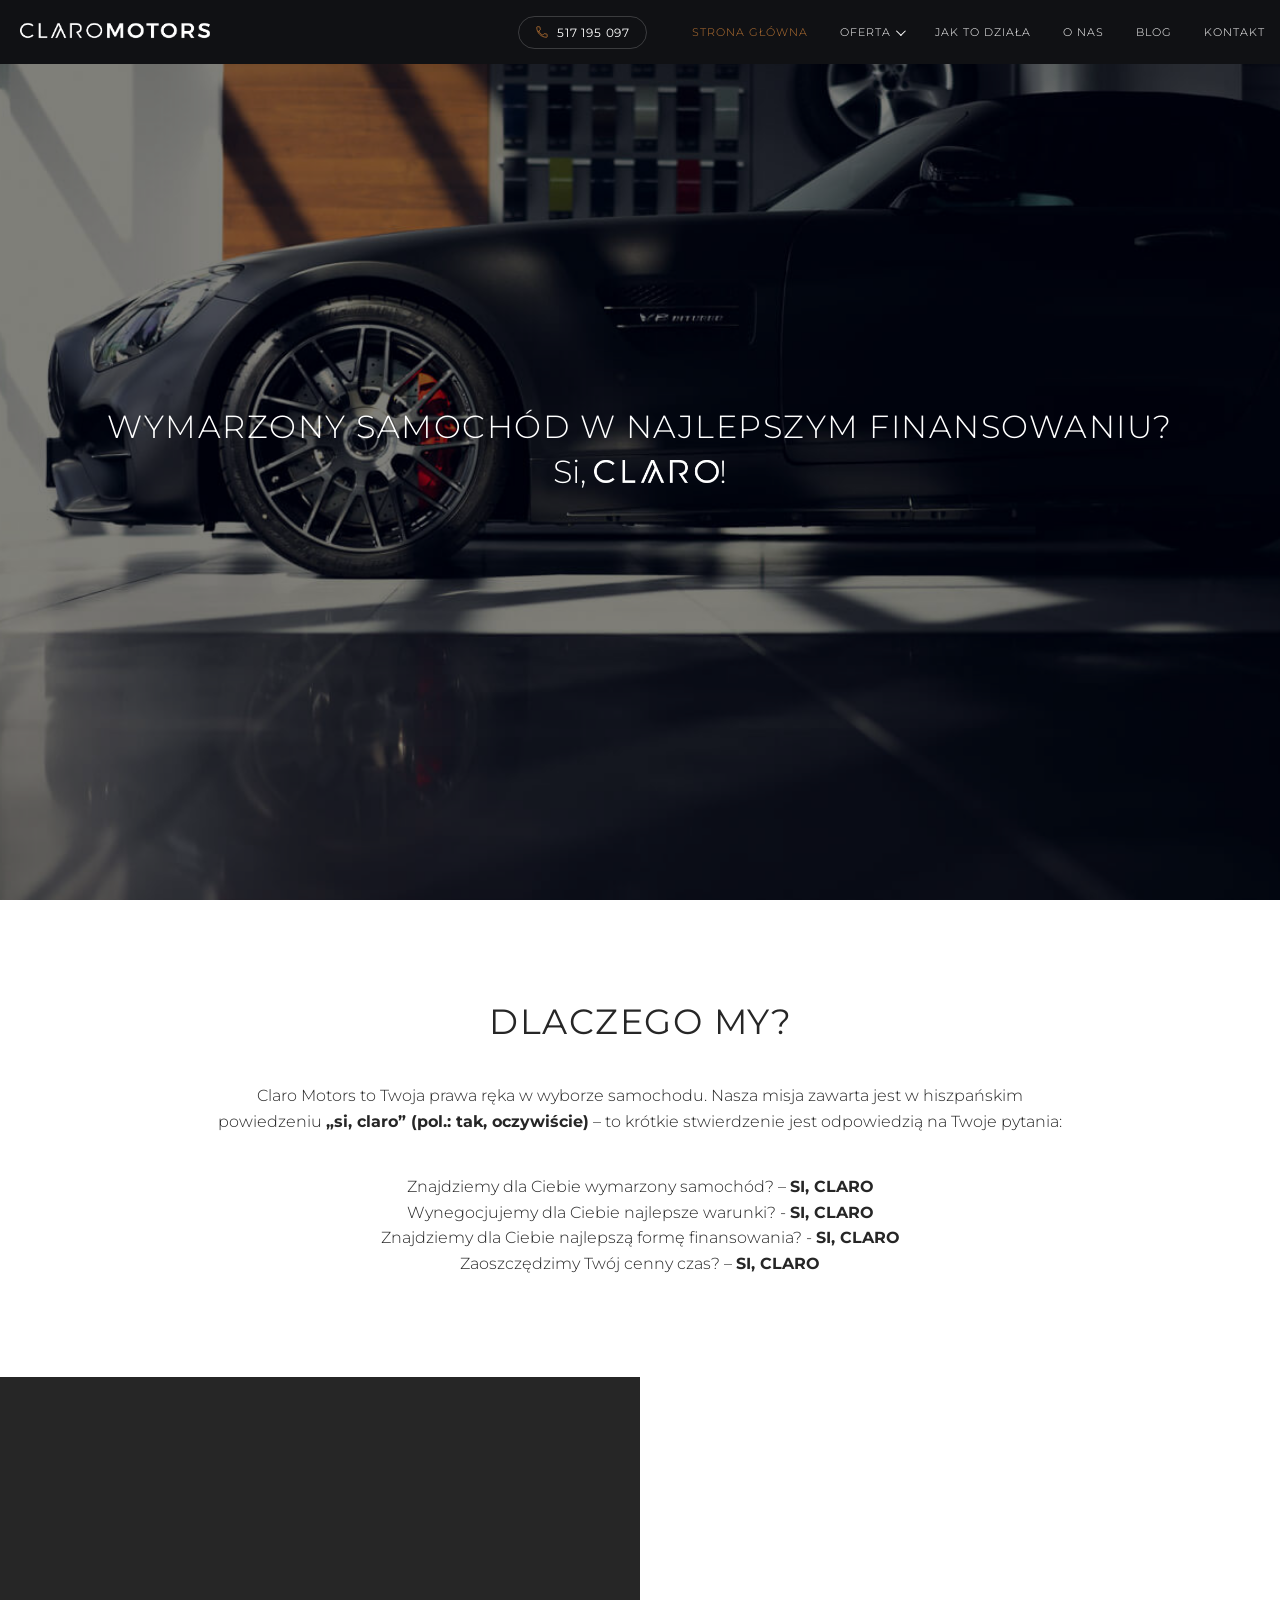
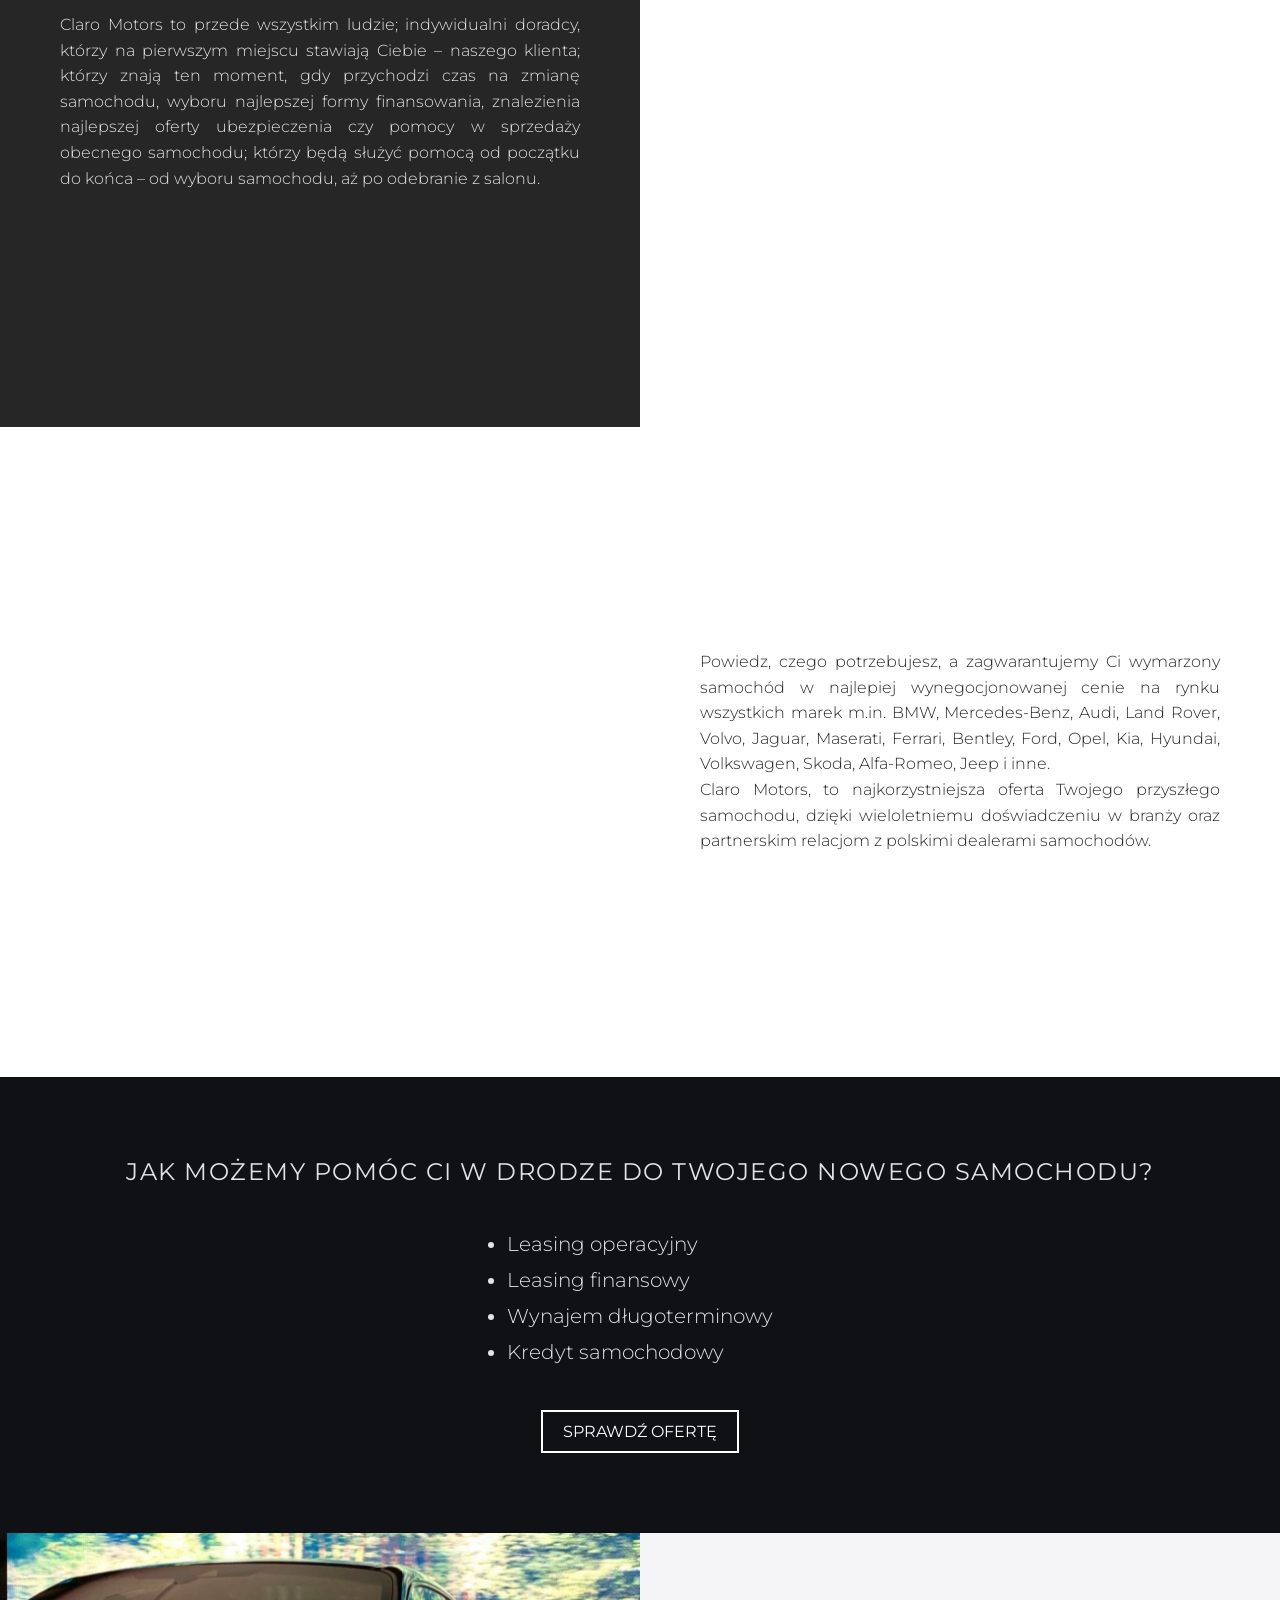
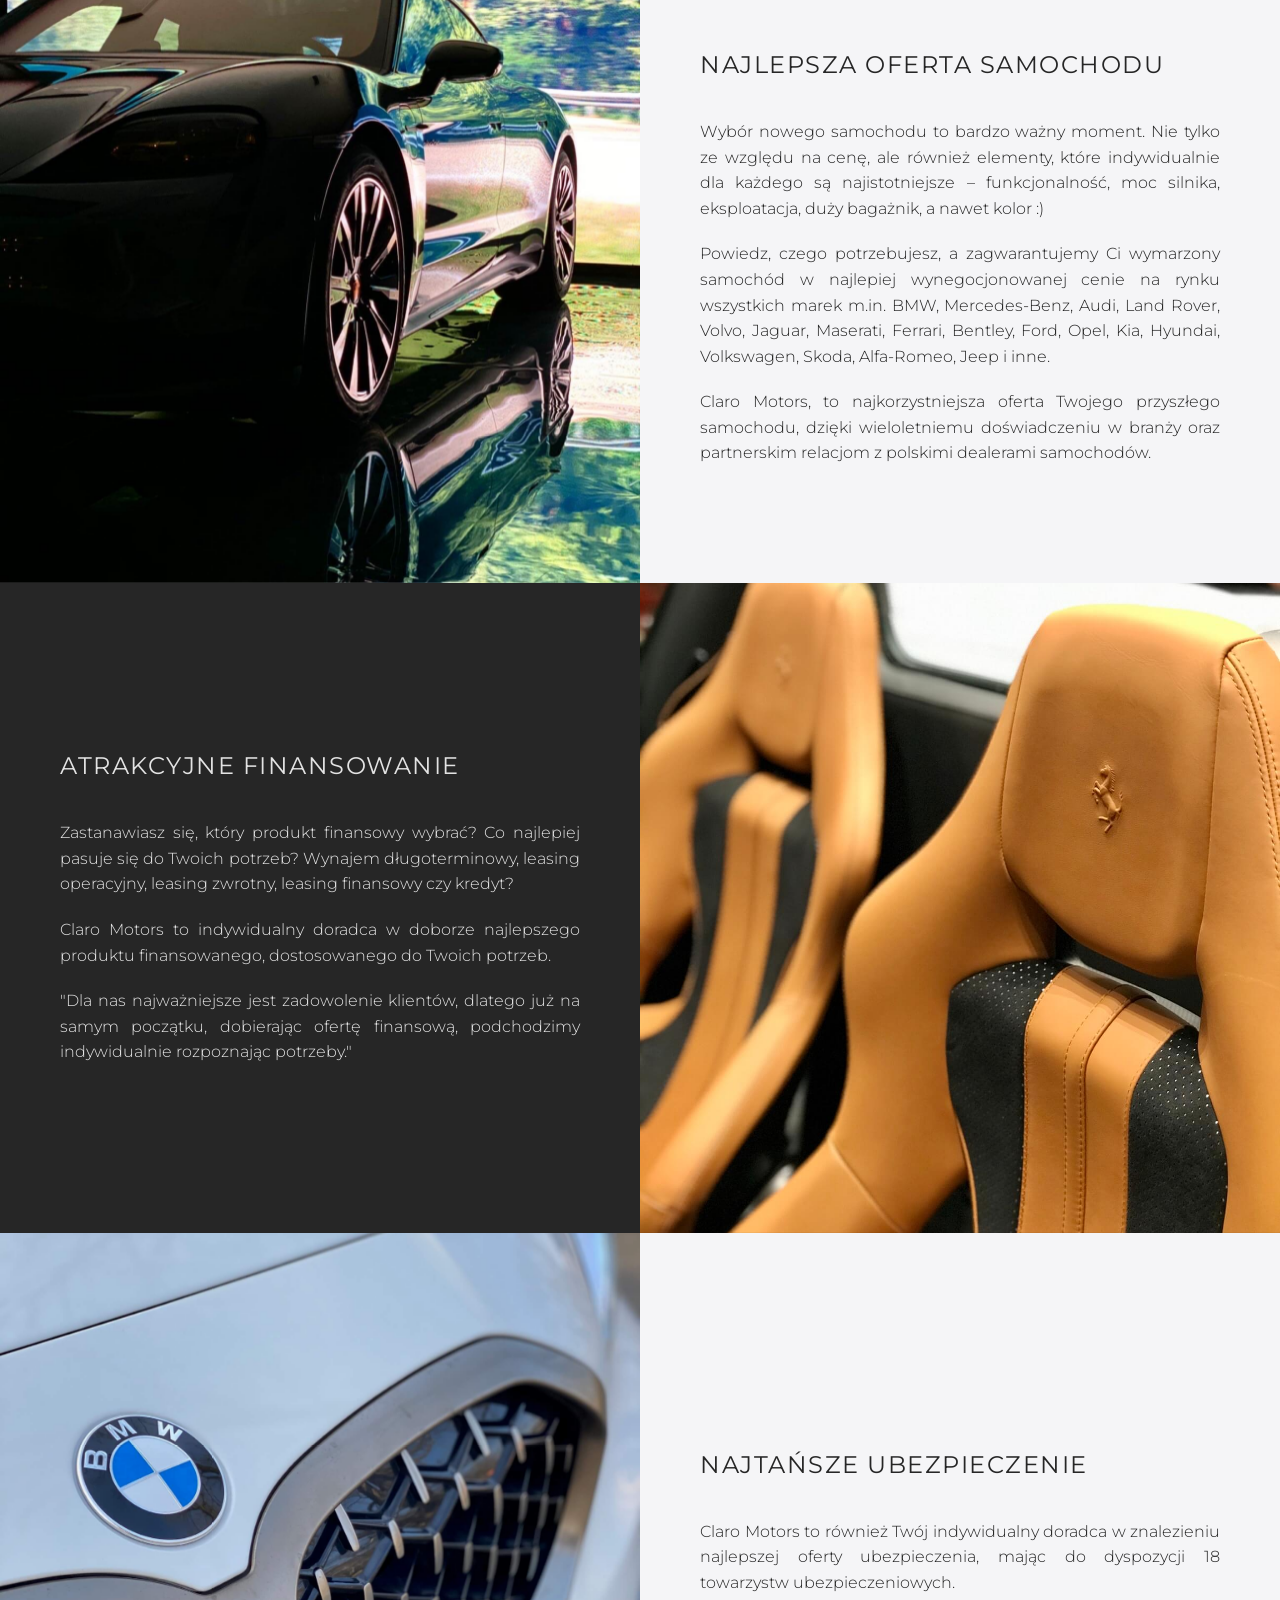
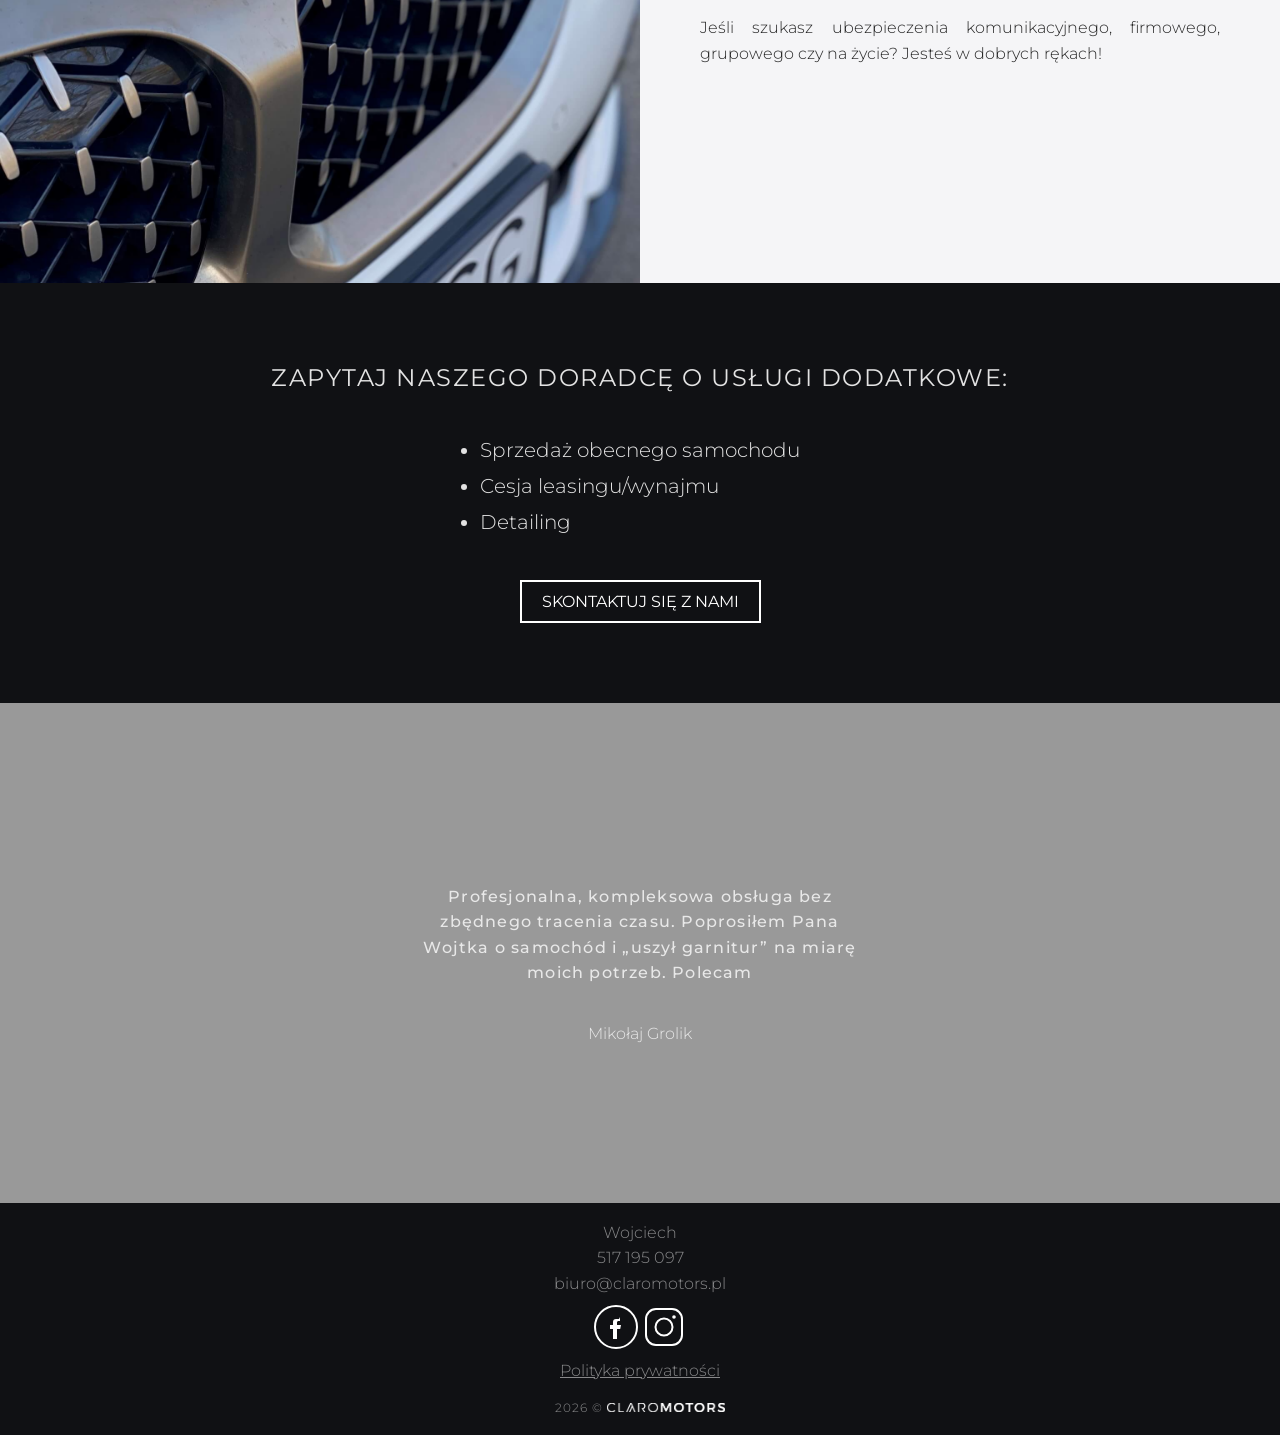
<file: index.html>
<!DOCTYPE html>
<html lang="pl-PL">

<head>
    <meta charset="UTF-8">
    <title>Claro Motors</title>
    <meta name="description" content="Claro Motors, to najkorzystniejsza oferta
    Twojego przyszłego samochodu, dzięki wieloletniemu doświadczeniu w branży
    oraz partnerskim relacjom z polskimi dealerami samochodów. Wymarzony
    samochód w najlepiej wynegocjonowanej cenie na rynku wszystkich marek m.in.
    BMW, Mercedes-Benz, Audi, Land Rover, Volvo, Jaguar, Maserati, Ferrari,
    Bentley, Ford, Opel, Kia, Hyundai, Volkswagen, Skoda, Alfa-Romeo, Jeep i
    inne.">
    <link rel="apple-touch-icon" sizes="180x180" href="/apple-touch-icon.png?v=1">
    <link rel="icon" type="image/png" sizes="32x32" href="/favicon-32x32.png?v=1">
    <link rel="icon" type="image/png" sizes="16x16" href="/favicon-16x16.png?v=1">
    <link rel="manifest" href="/site.webmanifest?v=1">
    <link rel="mask-icon" href="/safari-pinned-tab.svg?v=1" color="#101114">
    <link rel="shortcut icon" href="/favicon.ico?v=1">
    <meta name="msapplication-TileColor" content="#101114">
    <meta name="theme-color" content="#101114">
    <link href="https://fonts.googleapis.com/css?family=Montserrat:300,400,500&display=swap&subset=latin-ext"
          rel="stylesheet">
    <meta name="viewport" content="width=device-width, initial-scale=1.0">
    <script type="725bc8d6e0856f5b424889cd-text/javascript">
        !function(f,b,e,v,n,t,s)
        {if(f.fbq)return;n=f.fbq=function(){n.callMethod?
            n.callMethod.apply(n,arguments):n.queue.push(arguments)};
            if(!f._fbq)f._fbq=n;n.push=n;n.loaded=!0;n.version='2.0';
            n.queue=[];t=b.createElement(e);t.async=!0;
            t.src=v;s=b.getElementsByTagName(e)[0];
            s.parentNode.insertBefore(t,s)}(window, document,'script',
            'https://connect.facebook.net/en_US/fbevents.js');
        fbq('init', '241273777895136');
        fbq('track', 'PageView');
    </script>
    <noscript><img height="1" width="1" style="display:none"
                   src="https://www.facebook.com/tr?id=241273777895136&ev=PageView&noscript=1"
    /></noscript>
    <link href="style.css" rel="stylesheet">
    <link href="enhancements.css" rel="stylesheet">
</head>
<body>
<header>
    <nav>
        <div id="logo"><a href='/'></a></div>
        <div class="nav-right">
            <a class="nav-phone" href="tel:517195097" aria-label="Zadzwoń: 517 195 097">
                <svg class="nav-phone-icon" viewBox="0 0 24 24" fill="none" xmlns="http://www.w3.org/2000/svg" aria-hidden="true">
                    <path d="M6.6 10.8c1.4 2.8 3.7 5.1 6.5 6.5l2.2-2.2c.3-.3.7-.4 1-.2 1.1.4 2.3.6 3.5.6.6 0 1 .4 1 1V20c0 .6-.4 1-1 1C10.6 21 3 13.4 3 4c0-.6.4-1 1-1h3.5c.6 0 1 .4 1 1 0 1.2.2 2.4.6 3.5.1.4 0 .8-.2 1L6.6 10.8z" stroke="currentColor" stroke-width="1.4" stroke-linecap="round" stroke-linejoin="round"/>
                </svg>
                <span class="nav-phone-number">517 195 097</span>
            </a>
            <input type="checkbox" id="menu-btn" class="menu-btn"/>
            <label for="menu-btn" class="menu-icon"><span class="navicon"></span></label>
            <ul class="menu">
                <li><a class="active" href="/">Strona główna</a></li>
                <li class="has-dropdown">
                    <div class="dropdown-head">
                        <a href="oferta.html">Oferta</a>
                        <button type="button" class="dropdown-toggle-mobile" aria-expanded="false" aria-label="Rozwiń podmenu Oferta">
                            <span class="dropdown-toggle-icon"></span>
                        </button>
                    </div>
                    <ul class="dropdown">
                            <li><a href="leasing.html">Leasing</a></li>
                            <li><a href="wynajem.html">Wynajem długoterminowy</a></li>
                            <li><a href="kalkulatory.html">Kalkulatory</a></li>
                            <li><a href="negocjuj-oferte.html">Negocjuj ofertę</a></li>
                            <li><a href="cesja.html">Cesja</a></li>
                    </ul>
                </li>
                <li><a href="jak-to-dziala.html">Jak to działa</a></li>
                <li><a href="o-nas.html">O nas</a></li>
                <li><a href="blog.html">Blog</a></li>
                <li><a href="kontakt.html">Kontakt</a></li>
                <li class="menu-phone-mobile"><a href="tel:517195097">517 195 097</a></li>
            </ul>
        </div>
    </nav>
</header>
<main>
    <section id="title">
        <div class="darker-title-bg">
            <h2 class="reveal" data-reveal="fade-up">Wymarzony samochód w najlepszym finansowaniu?</h2>
            <p class="si_claro reveal" data-reveal="fade-up" data-delay="150">Si, <span class="short-logo"></span>!</p>
        </div>
    </section>
    <section class="only-text">
        <h2 class="reveal" data-reveal="fade-up">Dlaczego my?</h2>
        <p class="reveal" data-reveal="fade-up">
            Claro Motors to Twoja prawa ręka w wyborze samochodu.
            Nasza misja zawarta jest w hiszpańskim powiedzeniu
            <strong>„si, claro” (pol.: tak, oczywiście)</strong>
            – to krótkie stwierdzenie jest odpowiedzią na Twoje pytania:
        </p>
        <p class="reveal" data-reveal="fade-up" data-delay="100">
            Znajdziemy dla Ciebie wymarzony samochód? – <strong>SI, CLARO</strong>
        </p>
        <p class="reveal" data-reveal="fade-up" data-delay="150">
            Wynegocjujemy dla Ciebie najlepsze warunki? - <strong>SI, CLARO</strong>
        </p>
        <p class="reveal" data-reveal="fade-up" data-delay="200">
            Znajdziemy dla Ciebie najlepszą formę finansowania? - <strong>SI, CLARO</strong>
        </p>
        <p class="reveal" data-reveal="fade-up" data-delay="250">
            Zaoszczędzimy Twój cenny czas? – <strong>SI, CLARO</strong>
        </p>
    </section>
    <section class="parallax _pic-1">
        <div class="row left">
            <div class="text-container dark">
                <div class="text reveal" data-reveal="fade-right">
                    <p>
                        Claro Motors to przede wszystkim ludzie; indywidualni doradcy, którzy na pierwszym miejscu
                        stawiają Ciebie – naszego klienta; którzy znają ten moment, gdy przychodzi czas na zmianę
                        samochodu, wyboru najlepszej formy finansowania, znalezienia najlepszej oferty ubezpieczenia
                        czy pomocy w sprzedaży obecnego samochodu; którzy będą służyć pomocą od początku do końca –
                        od wyboru samochodu, aż po odebranie z salonu.
                    </p>
                </div>
            </div>
        </div>
        <div class="row right">
            <div class="text-container bright">
                <div class="text reveal" data-reveal="fade-left">
                    <p>
                        Powiedz, czego potrzebujesz, a zagwarantujemy Ci wymarzony samochód w najlepiej wynegocjonowanej
                        cenie na rynku wszystkich marek m.in. BMW, Mercedes-Benz, Audi, Land Rover, Volvo, Jaguar,
                        Maserati, Ferrari, Bentley, Ford, Opel, Kia, Hyundai, Volkswagen, Skoda, Alfa-Romeo, Jeep
                        i inne.
                    </p>
                    <p>
                        Claro Motors, to najkorzystniejsza oferta Twojego przyszłego samochodu, dzięki wieloletniemu
                        doświadczeniu w branży oraz partnerskim relacjom z polskimi dealerami samochodów.
                    </p>
                </div>
            </div>
        </div>
    </section>
    <section class="text-with-color-bg">
        <h3 class="reveal" data-reveal="fade-up">
            Jak możemy pomóc Ci w drodze do twojego nowego samochodu?
        </h3>
        <ul class="reveal" data-reveal="fade-up" data-delay="100">
            <li>Leasing operacyjny</li>
            <li>Leasing finansowy</li>
            <li>Wynajem długoterminowy</li>
            <li>Kredyt samochodowy</li>
        </ul>
        <a class="reveal" data-reveal="fade-up" data-delay="200" href="oferta.html">sprawdź ofertę</a>
    </section>
    <section class="text-and-pic gray-bg">
        <div class="container">
            <div class="picture _pic-2 reveal" data-reveal="fade-right"></div>
            <div class="text-container">
                <div class="text reveal" data-reveal="fade-left">
                    <h3>Najlepsza oferta samochodu</h3>
                    <p>
                        Wybór nowego samochodu to bardzo ważny moment. Nie tylko ze względu na cenę, ale również
                        elementy, które indywidualnie dla każdego są najistotniejsze – funkcjonalność, moc silnika,
                        eksploatacja, duży bagażnik, a nawet kolor :)
                    </p>
                    <p>
                        Powiedz, czego potrzebujesz, a zagwarantujemy Ci wymarzony samochód w najlepiej wynegocjonowanej
                        cenie na rynku wszystkich marek m.in. BMW, Mercedes-Benz, Audi, Land Rover, Volvo, Jaguar,
                        Maserati, Ferrari, Bentley, Ford, Opel, Kia, Hyundai, Volkswagen, Skoda, Alfa-Romeo, Jeep i
                        inne.
                    </p>
                    <p>
                        Claro Motors, to najkorzystniejsza oferta Twojego przyszłego samochodu, dzięki wieloletniemu
                        doświadczeniu w branży oraz partnerskim relacjom z polskimi dealerami samochodów.
                    </p>
                </div>
            </div>
        </div>
    </section>
    <section class="text-and-pic dark-gray-bg">
        <div class="container reverse">
            <div class="picture _pic-3 reveal" data-reveal="fade-left"></div>
            <div class="text-container right">
                <div class="text reveal" data-reveal="fade-right">
                    <h3>Atrakcyjne finansowanie</h3>
                    <p>
                        Zastanawiasz się, który produkt finansowy wybrać? Co najlepiej pasuje się do Twoich potrzeb?
                        Wynajem długoterminowy, leasing operacyjny, leasing zwrotny, leasing finansowy czy kredyt?
                    </p>
                    <p>
                        Claro Motors to indywidualny doradca w doborze najlepszego produktu finansowanego, dostosowanego
                        do Twoich potrzeb.
                    </p>
                    <p>
                        "Dla nas najważniejsze jest zadowolenie klientów, dlatego już na samym początku, dobierając
                        ofertę finansową, podchodzimy indywidualnie rozpoznając potrzeby."
                    </p>
                </div>
            </div>
        </div>
    </section>
    <section class="text-and-pic gray-bg">
        <div class="container">
            <div class="picture _pic-4 reveal" data-reveal="fade-right"></div>
            <div class="text-container">
                <div class="text reveal" data-reveal="fade-left">
                    <h3>Najtańsze ubezpieczenie</h3>
                    <p>
                        Claro Motors to również Twój indywidualny doradca w znalezieniu najlepszej oferty ubezpieczenia,
                        mając do dyspozycji 18 towarzystw ubezpieczeniowych.
                    </p>
                    <p>
                        Jeśli szukasz ubezpieczenia komunikacyjnego, firmowego, grupowego czy na życie? Jesteś w
                        dobrych rękach!
                    </p>
                </div>
            </div>
        </div>
    </section>
    <section class="text-with-color-bg">
        <h3 class="reveal" data-reveal="fade-up">Zapytaj naszego doradcę o usługi dodatkowe:</h3>
        <ul class="reveal" data-reveal="fade-up" data-delay="100">
            <li>Sprzedaż obecnego samochodu</li>
            <li>Cesja leasingu/wynajmu</li>
            <li>Detailing</li>
        </ul>
        <a class="reveal" data-reveal="fade-up" data-delay="200" href="kontakt.html">skontaktuj się z nami</a>
    </section>
    <section class="opinions">
        <div class="darker-bg">
            <div class="opinion">
                <p class="text">
                    Profesjonalna, kompleksowa obsługa bez zbędnego tracenia czasu. Poprosiłem Pana Wojtka o samochód
                    i „uszył garnitur” na miarę moich potrzeb. Polecam
                </p>
                <p class="author">Mikołaj Grolik</p>
            </div>
            <div class="opinion">
                <p class="text">
                    Polecam z czystym sumieniem. Profesjonalne podejście do klienta, wyśmienity kontakt i obsługa
                    od A-Z na najwyższym poziomie. Brawo!
                </p>
                <p class="author">Łukasz Knap</p>
            </div>
            <div class="opinion">
                <p class="text">
                    Pełen profesjonalizm! Dynamiczny sposób działania i indywidualne podejście do klienta. Bardzo duża
                    wiedza i profesjonalizm pana Wojtka sprawił, że precyzyjnie trafił w moje oczekiwania i w
                    ekspresowym tempie sfinalizowaliśmy cały proces. Bardzo polecam współpracę z panem Wojtkiem,
                    z całą pewnością można mu zaufać i finalnie cieszyć się udaną inwestycją!! :)
                </p>
                <p class="author">Paweł Franik</p>
            </div>
        </div>
    </section>
</main>
<footer>
    <section id="contact">
        <div class="contact-data">
            <p>Wojciech</p>
            <a href="tel:517195097">517 195 097</a>
            <a href="mailto:biuro@claromotors.pl">biuro@claromotors.pl</a>
        </div>
        <div class="social-media">
            <a class="facebook" href="https://www.facebook.com/claromotors/"></a>
            <a class="instagram" href="https://www.instagram.com/claromotors/"></a>
        </div>
    </section>
    <section id="privacy-policy" class="small-padding">
        <a class="link" href="polityka-prywatnosci.html">Polityka prywatności</a>
    </section>
    <section id="created-by">
        <p><span id="cm-year"></span> &copy; <a class="copy-rights-logo" href="/"></a></p>
    </section>
</footer>
<script src="enhancements.js" defer></script>
<script>document.getElementById('cm-year').textContent = new Date().getFullYear();</script>
</body>

</html>
</file>
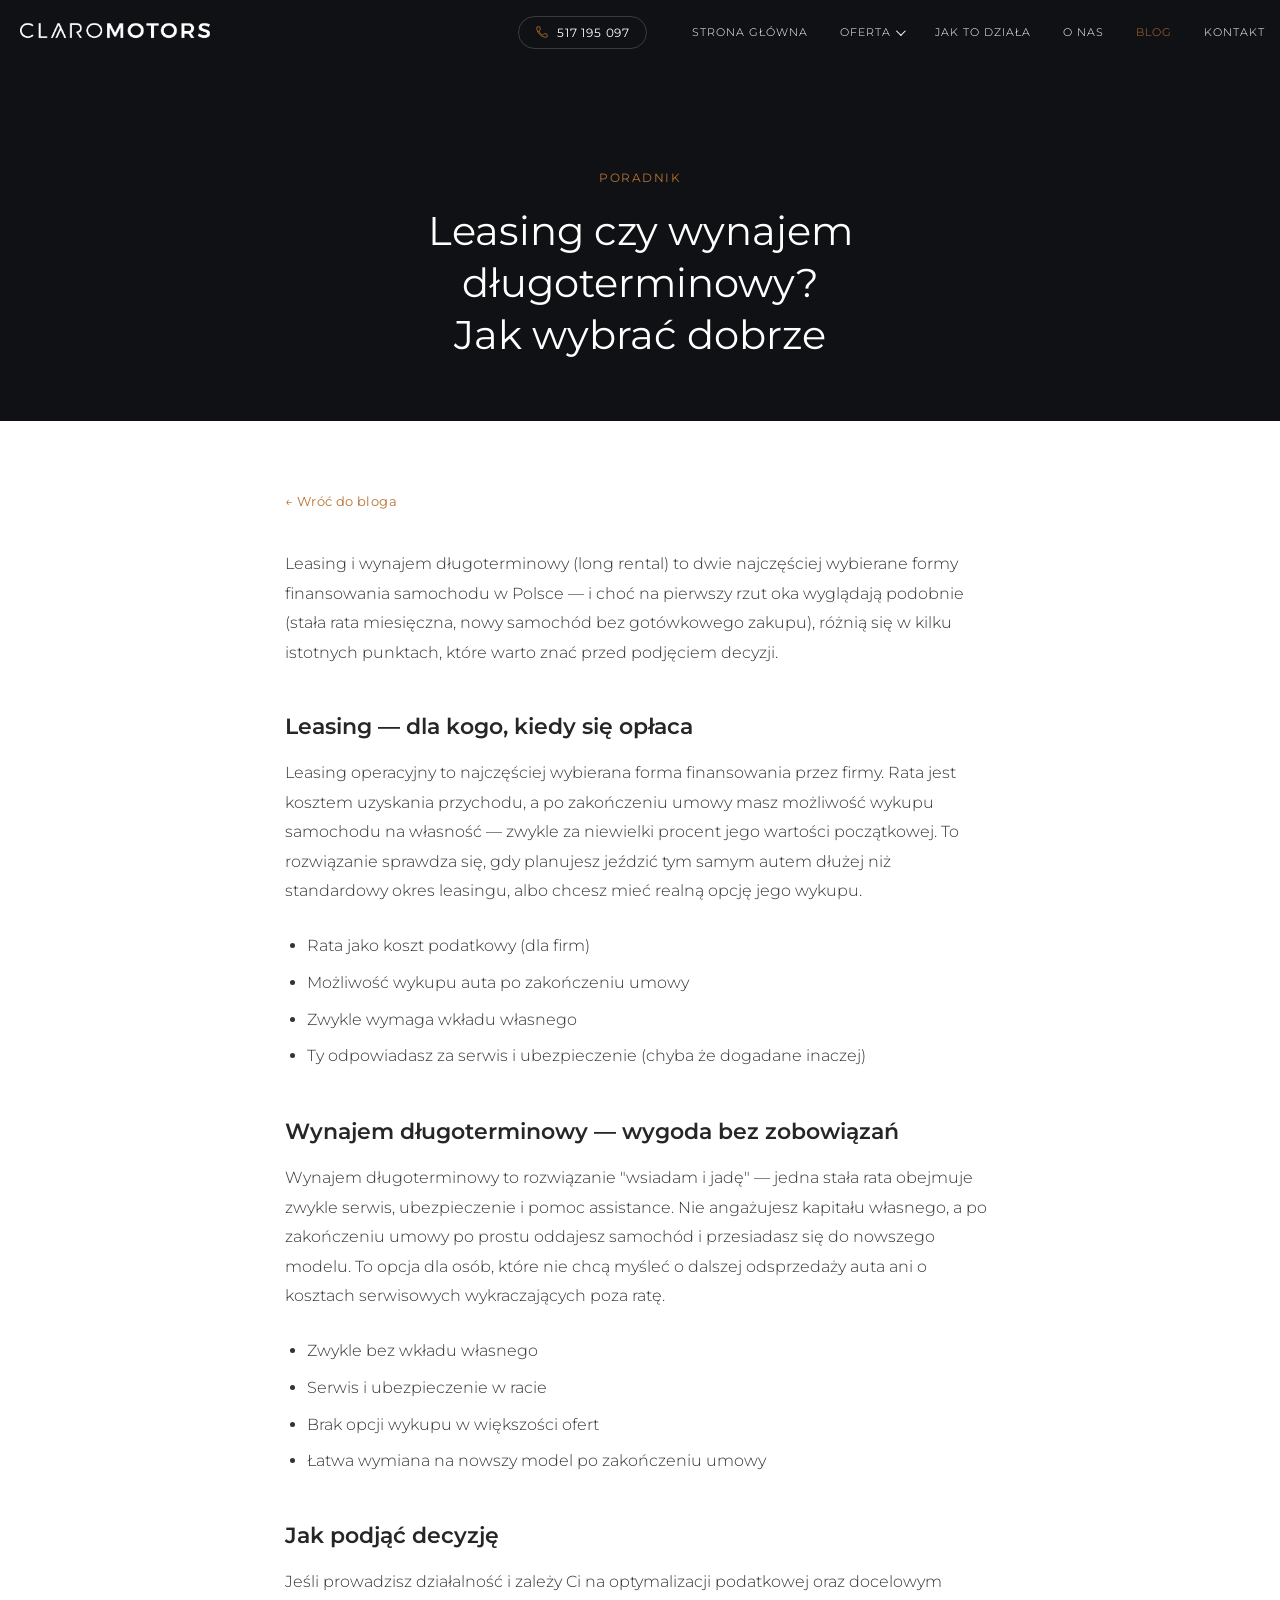
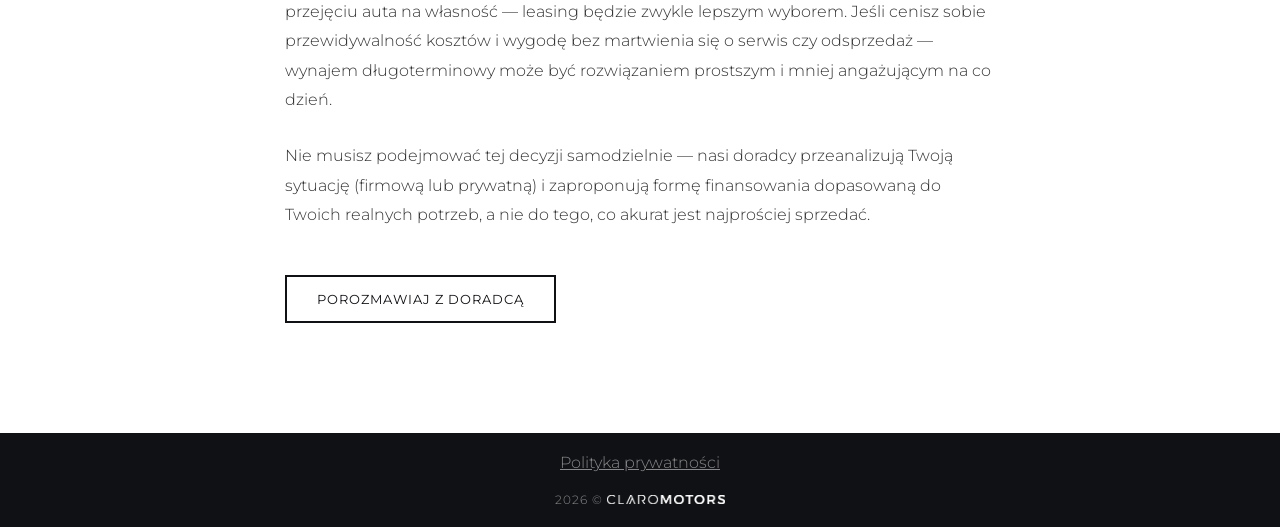
<file: artykul-leasing-czy-wynajem.html>
<!DOCTYPE html>
<html lang="pl-PL">
<head>
    <meta charset="UTF-8">
    <title>Leasing czy wynajem długoterminowy? — Blog Claro Motors</title>
    <meta name="description" content="Leasing czy wynajem długoterminowy — czym się różnią i które rozwiązanie wybrać? Praktyczny poradnik Claro Motors.">
    <meta name="viewport" content="width=device-width, initial-scale=1.0">
    <meta name="theme-color" content="#101114">
    <link href="https://fonts.googleapis.com/css?family=Montserrat:300,400,500&display=swap&subset=latin-ext" rel="stylesheet">
    <link href="style.css" rel="stylesheet">
    <link href="enhancements.css" rel="stylesheet">
</head>
<body>
<header>
    <nav>
        <div id="logo"><a href='/'></a></div>
        <div class="nav-right">
            <a class="nav-phone" href="tel:517195097" aria-label="Zadzwoń: 517 195 097">
                <svg class="nav-phone-icon" viewBox="0 0 24 24" fill="none" xmlns="http://www.w3.org/2000/svg" aria-hidden="true">
                    <path d="M6.6 10.8c1.4 2.8 3.7 5.1 6.5 6.5l2.2-2.2c.3-.3.7-.4 1-.2 1.1.4 2.3.6 3.5.6.6 0 1 .4 1 1V20c0 .6-.4 1-1 1C10.6 21 3 13.4 3 4c0-.6.4-1 1-1h3.5c.6 0 1 .4 1 1 0 1.2.2 2.4.6 3.5.1.4 0 .8-.2 1L6.6 10.8z" stroke="currentColor" stroke-width="1.4" stroke-linecap="round" stroke-linejoin="round"/>
                </svg>
                <span class="nav-phone-number">517 195 097</span>
            </a>
            <input type="checkbox" id="menu-btn" class="menu-btn"/>
            <label for="menu-btn" class="menu-icon"><span class="navicon"></span></label>
            <ul class="menu">
                <li><a href="/">Strona główna</a></li>
                <li class="has-dropdown">
                    <div class="dropdown-head">
                        <a href="oferta.html">Oferta</a>
                        <button type="button" class="dropdown-toggle-mobile" aria-expanded="false" aria-label="Rozwiń podmenu Oferta">
                            <span class="dropdown-toggle-icon"></span>
                        </button>
                    </div>
                    <ul class="dropdown">
                            <li><a href="leasing.html">Leasing</a></li>
                            <li><a href="wynajem.html">Wynajem długoterminowy</a></li>
                            <li><a href="kalkulatory.html">Kalkulatory</a></li>
                            <li><a href="negocjuj-oferte.html">Negocjuj ofertę</a></li>
                            <li><a href="cesja.html">Cesja</a></li>
                    </ul>
                </li>
                <li><a href="jak-to-dziala.html">Jak to działa</a></li>
                <li><a href="o-nas.html">O nas</a></li>
                <li><a class="active" href="blog.html">Blog</a></li>
                <li><a href="kontakt.html">Kontakt</a></li>
                <li class="menu-phone-mobile"><a href="tel:517195097">517 195 097</a></li>
            </ul>
        </div>
    </nav>
</header>

<main>
    <section class="article-hero">
        <span class="article-date reveal" data-reveal="fade-up">Poradnik</span>
        <h1 class="reveal" data-reveal="fade-up" data-delay="80">Leasing czy wynajem długoterminowy?<br>Jak wybrać dobrze</h1>
    </section>

    <article class="article-body">
        <a href="blog.html" class="article-back reveal" data-reveal="fade-up">← Wróć do bloga</a>

        <p class="reveal" data-reveal="fade-up">
            Leasing i wynajem długoterminowy (long rental) to dwie najczęściej
            wybierane formy finansowania samochodu w Polsce — i choć na pierwszy
            rzut oka wyglądają podobnie (stała rata miesięczna, nowy samochód bez
            gotówkowego zakupu), różnią się w kilku istotnych punktach, które
            warto znać przed podjęciem decyzji.
        </p>

        <h2 class="reveal" data-reveal="fade-up">Leasing — dla kogo, kiedy się opłaca</h2>
        <p class="reveal" data-reveal="fade-up">
            Leasing operacyjny to najczęściej wybierana forma finansowania przez
            firmy. Rata jest kosztem uzyskania przychodu, a po zakończeniu umowy
            masz możliwość wykupu samochodu na własność — zwykle za niewielki
            procent jego wartości początkowej. To rozwiązanie sprawdza się, gdy
            planujesz jeździć tym samym autem dłużej niż standardowy okres
            leasingu, albo chcesz mieć realną opcję jego wykupu.
        </p>
        <ul class="reveal" data-reveal="fade-up">
            <li>Rata jako koszt podatkowy (dla firm)</li>
            <li>Możliwość wykupu auta po zakończeniu umowy</li>
            <li>Zwykle wymaga wkładu własnego</li>
            <li>Ty odpowiadasz za serwis i ubezpieczenie (chyba że dogadane inaczej)</li>
        </ul>

        <h2 class="reveal" data-reveal="fade-up">Wynajem długoterminowy — wygoda bez zobowiązań</h2>
        <p class="reveal" data-reveal="fade-up">
            Wynajem długoterminowy to rozwiązanie "wsiadam i jadę" — jedna stała
            rata obejmuje zwykle serwis, ubezpieczenie i pomoc assistance. Nie
            angażujesz kapitału własnego, a po zakończeniu umowy po prostu
            oddajesz samochód i przesiadasz się do nowszego modelu. To opcja
            dla osób, które nie chcą myśleć o dalszej odsprzedaży auta ani
              o kosztach serwisowych wykraczających poza ratę.
        </p>
        <ul class="reveal" data-reveal="fade-up">
            <li>Zwykle bez wkładu własnego</li>
            <li>Serwis i ubezpieczenie w racie</li>
            <li>Brak opcji wykupu w większości ofert</li>
            <li>Łatwa wymiana na nowszy model po zakończeniu umowy</li>
        </ul>

        <h2 class="reveal" data-reveal="fade-up">Jak podjąć decyzję</h2>
        <p class="reveal" data-reveal="fade-up">
            Jeśli prowadzisz działalność i zależy Ci na optymalizacji podatkowej
            oraz docelowym przejęciu auta na własność — leasing będzie zwykle
            lepszym wyborem. Jeśli cenisz sobie przewidywalność kosztów i wygodę
            bez martwienia się o serwis czy odsprzedaż — wynajem długoterminowy
            może być rozwiązaniem prostszym i mniej angażującym na co dzień.
        </p>
        <p class="reveal" data-reveal="fade-up">
            Nie musisz podejmować tej decyzji samodzielnie — nasi doradcy
            przeanalizują Twoją sytuację (firmową lub prywatną) i zaproponują
            formę finansowania dopasowaną do Twoich realnych potrzeb, a nie
            do tego, co akurat jest najprościej sprzedać.
        </p>

        <a href="kontakt.html" style="display:inline-block;margin-top:20px;padding:14px 30px;border:2px solid #101114;color:#101114;text-transform:uppercase;font-size:13px;letter-spacing:1px;">Porozmawiaj z doradcą</a>
    </article>
</main>

<footer>
    <section id="privacy-policy">
        <a class="link" href="polityka-prywatnosci.html">Polityka prywatności</a>
    </section>
    <section id="created-by">
        <p><span id="cm-year"></span> &copy; <a class="copy-rights-logo" href="/"></a></p>
    </section>
</footer>
<script src="enhancements.js" defer></script>
<script>document.getElementById('cm-year').textContent = new Date().getFullYear();</script>
</body>
</html>
</file>
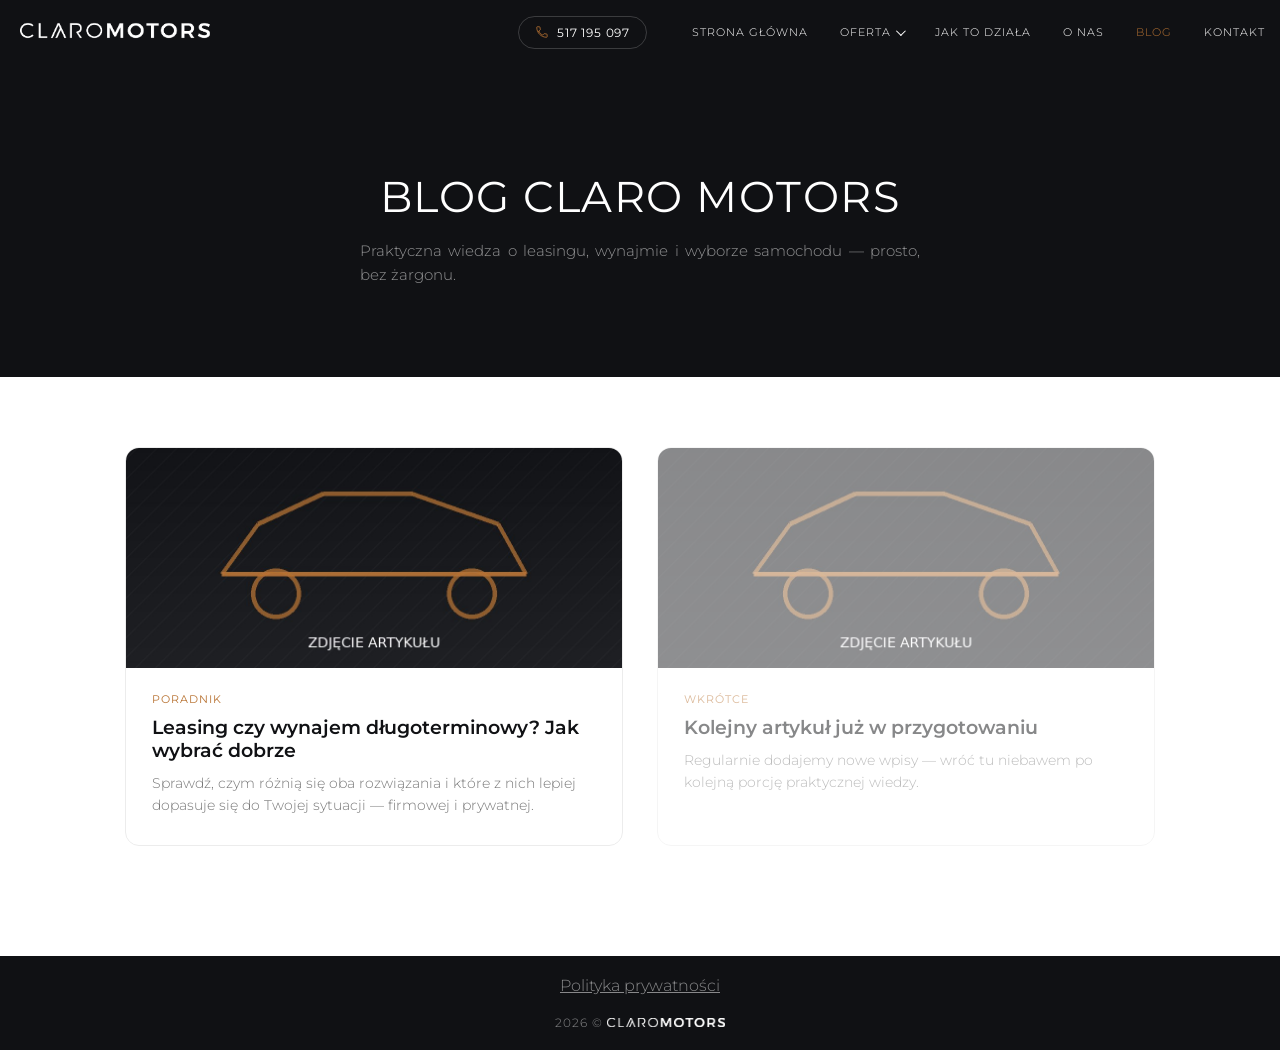
<file: blog.html>
<!DOCTYPE html>
<html lang="pl-PL">
<head>
    <meta charset="UTF-8">
    <title>Blog — Claro Motors</title>
    <meta name="description" content="Porady i wiedza motoryzacyjna od Claro Motors — leasing, wynajem, finansowanie i wybór samochodu.">
    <meta name="viewport" content="width=device-width, initial-scale=1.0">
    <meta name="theme-color" content="#101114">
    <link href="https://fonts.googleapis.com/css?family=Montserrat:300,400,500&display=swap&subset=latin-ext" rel="stylesheet">
    <link href="style.css" rel="stylesheet">
    <link href="enhancements.css" rel="stylesheet">
</head>
<body>
<header>
    <nav>
        <div id="logo"><a href='/'></a></div>
        <div class="nav-right">
            <a class="nav-phone" href="tel:517195097" aria-label="Zadzwoń: 517 195 097">
                <svg class="nav-phone-icon" viewBox="0 0 24 24" fill="none" xmlns="http://www.w3.org/2000/svg" aria-hidden="true">
                    <path d="M6.6 10.8c1.4 2.8 3.7 5.1 6.5 6.5l2.2-2.2c.3-.3.7-.4 1-.2 1.1.4 2.3.6 3.5.6.6 0 1 .4 1 1V20c0 .6-.4 1-1 1C10.6 21 3 13.4 3 4c0-.6.4-1 1-1h3.5c.6 0 1 .4 1 1 0 1.2.2 2.4.6 3.5.1.4 0 .8-.2 1L6.6 10.8z" stroke="currentColor" stroke-width="1.4" stroke-linecap="round" stroke-linejoin="round"/>
                </svg>
                <span class="nav-phone-number">517 195 097</span>
            </a>
            <input type="checkbox" id="menu-btn" class="menu-btn"/>
            <label for="menu-btn" class="menu-icon"><span class="navicon"></span></label>
            <ul class="menu">
                <li><a href="/">Strona główna</a></li>
                <li class="has-dropdown">
                    <div class="dropdown-head">
                        <a href="oferta.html">Oferta</a>
                        <button type="button" class="dropdown-toggle-mobile" aria-expanded="false" aria-label="Rozwiń podmenu Oferta">
                            <span class="dropdown-toggle-icon"></span>
                        </button>
                    </div>
                    <ul class="dropdown">
                            <li><a href="leasing.html">Leasing</a></li>
                            <li><a href="wynajem.html">Wynajem długoterminowy</a></li>
                            <li><a href="kalkulatory.html">Kalkulatory</a></li>
                            <li><a href="negocjuj-oferte.html">Negocjuj ofertę</a></li>
                            <li><a href="cesja.html">Cesja</a></li>
                    </ul>
                </li>
                <li><a href="jak-to-dziala.html">Jak to działa</a></li>
                <li><a href="o-nas.html">O nas</a></li>
                <li><a class="active" href="blog.html">Blog</a></li>
                <li><a href="kontakt.html">Kontakt</a></li>
                <li class="menu-phone-mobile"><a href="tel:517195097">517 195 097</a></li>
            </ul>
        </div>
    </nav>
</header>

<main>
    <section class="blog-hero">
        <h1 class="reveal" data-reveal="fade-up">Blog Claro Motors</h1>
        <p class="reveal" data-reveal="fade-up" data-delay="100">Praktyczna wiedza o leasingu, wynajmie i wyborze samochodu — prosto, bez żargonu.</p>
    </section>

    <div class="blog-grid">
        <a href="artykul-leasing-czy-wynajem.html" class="blog-card reveal" data-reveal="fade-up">
            <div class="blog-thumb" style="background-image:url('images/blog-thumb-1.jpg')"></div>
            <div class="blog-body">
                <span class="blog-date">Poradnik</span>
                <h2>Leasing czy wynajem długoterminowy? Jak wybrać dobrze</h2>
                <p>Sprawdź, czym różnią się oba rozwiązania i które z nich lepiej dopasuje się do Twojej sytuacji — firmowej i prywatnej.</p>
            </div>
        </a>

        <div class="blog-card reveal" data-reveal="fade-up" data-delay="100" style="opacity:.5;pointer-events:none;">
            <div class="blog-thumb" style="background-image:url('images/blog-thumb-2.jpg')"></div>
            <div class="blog-body">
                <span class="blog-date">Wkrótce</span>
                <h2>Kolejny artykuł już w przygotowaniu</h2>
                <p>Regularnie dodajemy nowe wpisy — wróć tu niebawem po kolejną porcję praktycznej wiedzy.</p>
            </div>
        </div>
    </div>
</main>

<footer>
    <section id="privacy-policy">
        <a class="link" href="polityka-prywatnosci.html">Polityka prywatności</a>
    </section>
    <section id="created-by">
        <p><span id="cm-year"></span> &copy; <a class="copy-rights-logo" href="/"></a></p>
    </section>
</footer>
<script src="enhancements.js" defer></script>
<script>document.getElementById('cm-year').textContent = new Date().getFullYear();</script>
</body>
</html>
</file>
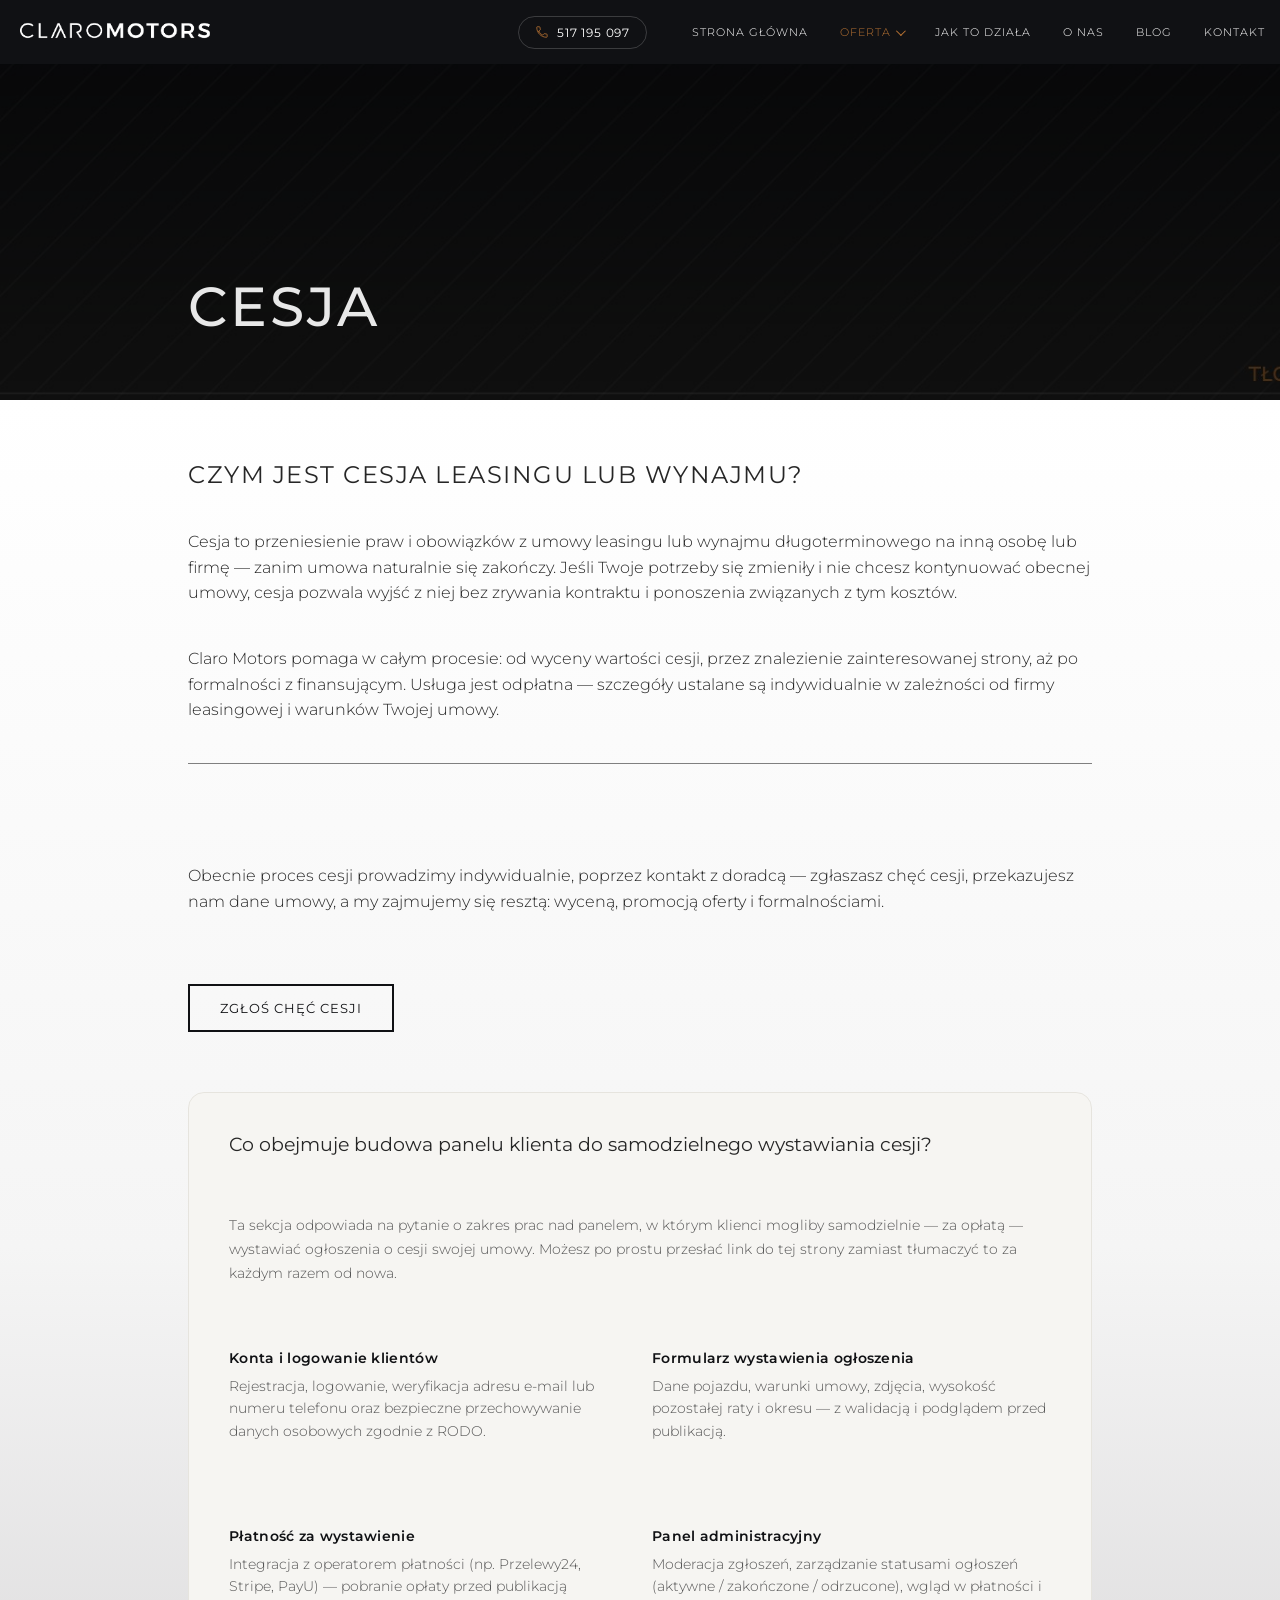
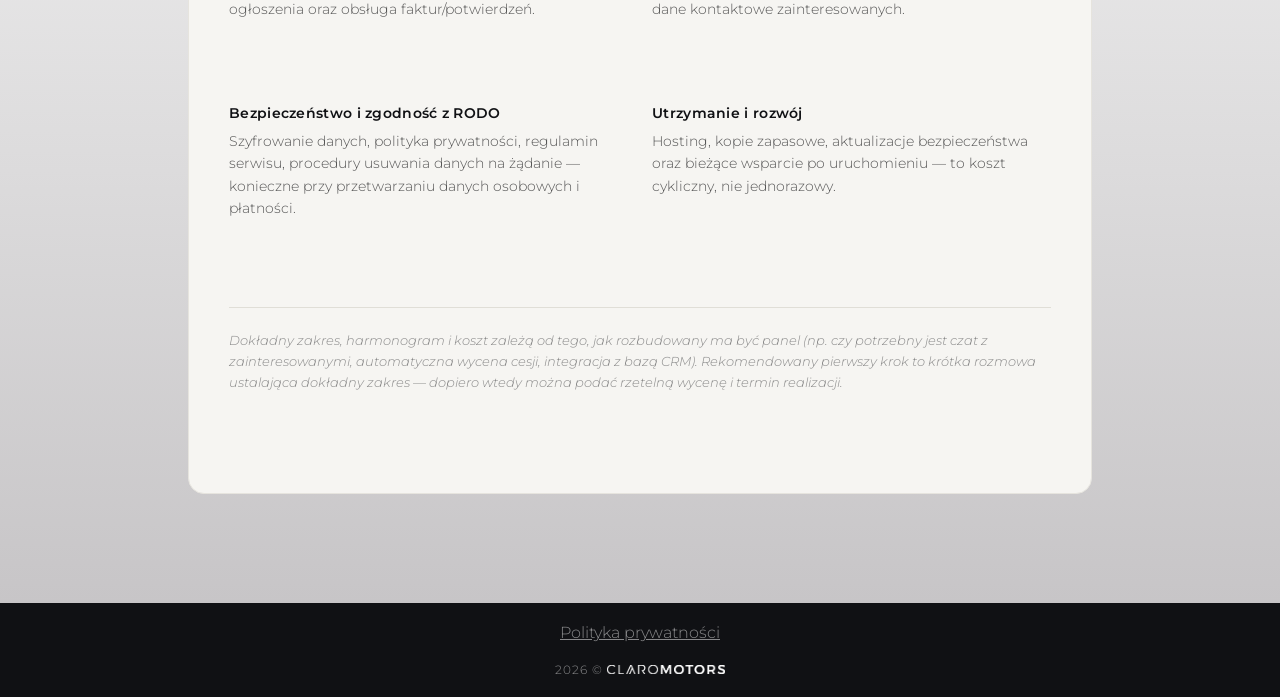
<file: cesja.html>
<!DOCTYPE html>
<html lang="pl-PL">
<head>
    <meta charset="UTF-8">
    <title>Cesja leasingu i wynajmu — Claro Motors</title>
    <meta name="description" content="Chcesz przekazać (scedować) swój leasing lub wynajem długoterminowy innej osobie? Sprawdź, jak wygląda cesja i czego wymaga panel klienta do samodzielnego wystawiania ogłoszeń.">
    <meta name="viewport" content="width=device-width, initial-scale=1.0">
    <meta name="theme-color" content="#101114">
    <link href="https://fonts.googleapis.com/css?family=Montserrat:300,400,500&display=swap&subset=latin-ext" rel="stylesheet">
    <link href="style.css" rel="stylesheet">
    <link href="enhancements.css" rel="stylesheet">
</head>
<body>
<header>
    <nav>
        <div id="logo"><a href='/'></a></div>
        <div class="nav-right">
            <a class="nav-phone" href="tel:517195097" aria-label="Zadzwoń: 517 195 097">
                <svg class="nav-phone-icon" viewBox="0 0 24 24" fill="none" xmlns="http://www.w3.org/2000/svg" aria-hidden="true">
                    <path d="M6.6 10.8c1.4 2.8 3.7 5.1 6.5 6.5l2.2-2.2c.3-.3.7-.4 1-.2 1.1.4 2.3.6 3.5.6.6 0 1 .4 1 1V20c0 .6-.4 1-1 1C10.6 21 3 13.4 3 4c0-.6.4-1 1-1h3.5c.6 0 1 .4 1 1 0 1.2.2 2.4.6 3.5.1.4 0 .8-.2 1L6.6 10.8z" stroke="currentColor" stroke-width="1.4" stroke-linecap="round" stroke-linejoin="round"/>
                </svg>
                <span class="nav-phone-number">517 195 097</span>
            </a>
            <input type="checkbox" id="menu-btn" class="menu-btn"/>
            <label for="menu-btn" class="menu-icon"><span class="navicon"></span></label>
            <ul class="menu">
                <li><a href="/">Strona główna</a></li>
                <li class="has-dropdown">
                    <div class="dropdown-head">
                        <a class="active" href="oferta.html">Oferta</a>
                        <button type="button" class="dropdown-toggle-mobile" aria-expanded="false" aria-label="Rozwiń podmenu Oferta">
                            <span class="dropdown-toggle-icon"></span>
                        </button>
                    </div>
                    <ul class="dropdown">
                            <li><a href="leasing.html">Leasing</a></li>
                            <li><a href="wynajem.html">Wynajem długoterminowy</a></li>
                            <li><a href="kalkulatory.html">Kalkulatory</a></li>
                            <li><a href="negocjuj-oferte.html">Negocjuj ofertę</a></li>
                            <li><a class="active" href="cesja.html">Cesja</a></li>
                    </ul>
                </li>
                <li><a href="jak-to-dziala.html">Jak to działa</a></li>
                <li><a href="o-nas.html">O nas</a></li>
                <li><a href="blog.html">Blog</a></li>
                <li><a href="kontakt.html">Kontakt</a></li>
                <li class="menu-phone-mobile"><a href="tel:517195097">517 195 097</a></li>
            </ul>
        </div>
    </nav>
</header>

<main id="offer">
    <div id="section-picture" style="background-image:url('images/offer_main.jpg')">
        <div class="dark-bg"><h2 class="reveal" data-reveal="fade-up">Cesja</h2></div>
    </div>

    <div class="section-container">
        <section id="main">

            <h3 class="reveal" data-reveal="fade-up">Czym jest cesja leasingu lub wynajmu?</h3>
            <p class="with-list reveal" data-reveal="fade-up" data-delay="80">
                Cesja to przeniesienie praw i obowiązków z umowy leasingu lub wynajmu
                długoterminowego na inną osobę lub firmę — zanim umowa naturalnie się
                zakończy. Jeśli Twoje potrzeby się zmieniły i nie chcesz kontynuować
                obecnej umowy, cesja pozwala wyjść z niej bez zrywania kontraktu
                i ponoszenia związanych z tym kosztów.
            </p>
            <p class="reveal" data-reveal="fade-up" data-delay="140">
                Claro Motors pomaga w całym procesie: od wyceny wartości cesji, przez
                znalezienie zainteresowanej strony, aż po formalności z finansującym.
                Usługa jest odpłatna — szczegóły ustalane są indywidualnie w zależności
                od firmy leasingowej i warunków Twojej umowy.
            </p>
            <hr>

            <h3 class="reveal" data-reveal="fade-up">Jak to wygląda dziś</h3>
            <p class="reveal" data-reveal="fade-up" data-delay="80">
                Obecnie proces cesji prowadzimy indywidualnie, poprzez kontakt
                z doradcą — zgłaszasz chęć cesji, przekazujesz nam dane umowy,
                a my zajmujemy się resztą: wyceną, promocją oferty i formalnościami.
            </p>

            <a href="kontakt.html" style="display:inline-block;margin-top:10px;margin-bottom:10px;padding:14px 30px;border:2px solid #101114;color:#101114;text-transform:uppercase;font-size:13px;letter-spacing:1px;">Zgłoś chęć cesji</a>

            <div class="info-panel reveal" data-reveal="fade-up" data-delay="60">
                <h3>Co obejmuje budowa panelu klienta do samodzielnego wystawiania cesji?</h3>
                <p style="text-align:left;color:#555;font-size:14px;line-height:1.7;">
                    Ta sekcja odpowiada na pytanie o zakres prac nad panelem, w którym
                    klienci mogliby samodzielnie — za opłatą — wystawiać ogłoszenia
                    o cesji swojej umowy. Możesz po prostu przesłać link do tej strony
                    zamiast tłumaczyć to za każdym razem od nowa.
                </p>

                <div class="info-panel-grid">
                    <div class="info-panel-item reveal" data-reveal="fade-up" data-delay="0">
                        <h4>Konta i logowanie klientów</h4>
                        <p>Rejestracja, logowanie, weryfikacja adresu e-mail lub numeru
                            telefonu oraz bezpieczne przechowywanie danych osobowych
                            zgodnie z RODO.</p>
                    </div>
                    <div class="info-panel-item reveal" data-reveal="fade-up" data-delay="60">
                        <h4>Formularz wystawienia ogłoszenia</h4>
                        <p>Dane pojazdu, warunki umowy, zdjęcia, wysokość pozostałej
                            raty i okresu — z walidacją i podglądem przed publikacją.</p>
                    </div>
                    <div class="info-panel-item reveal" data-reveal="fade-up" data-delay="120">
                        <h4>Płatność za wystawienie</h4>
                        <p>Integracja z operatorem płatności (np. Przelewy24, Stripe,
                            PayU) — pobranie opłaty przed publikacją ogłoszenia oraz
                            obsługa faktur/potwierdzeń.</p>
                    </div>
                    <div class="info-panel-item reveal" data-reveal="fade-up" data-delay="180">
                        <h4>Panel administracyjny</h4>
                        <p>Moderacja zgłoszeń, zarządzanie statusami ogłoszeń
                            (aktywne / zakończone / odrzucone), wgląd w płatności
                            i dane kontaktowe zainteresowanych.</p>
                    </div>
                    <div class="info-panel-item reveal" data-reveal="fade-up" data-delay="240">
                        <h4>Bezpieczeństwo i zgodność z RODO</h4>
                        <p>Szyfrowanie danych, polityka prywatności, regulamin
                            serwisu, procedury usuwania danych na żądanie — konieczne
                            przy przetwarzaniu danych osobowych i płatności.</p>
                    </div>
                    <div class="info-panel-item reveal" data-reveal="fade-up" data-delay="300">
                        <h4>Utrzymanie i rozwój</h4>
                        <p>Hosting, kopie zapasowe, aktualizacje bezpieczeństwa oraz
                            bieżące wsparcie po uruchomieniu — to koszt cykliczny,
                            nie jednorazowy.</p>
                    </div>
                </div>

                <p class="info-panel-note">
                    Dokładny zakres, harmonogram i koszt zależą od tego, jak
                    rozbudowany ma być panel (np. czy potrzebny jest czat
                    z zainteresowanymi, automatyczna wycena cesji, integracja
                    z bazą CRM). Rekomendowany pierwszy krok to krótka rozmowa
                    ustalająca dokładny zakres — dopiero wtedy można podać
                    rzetelną wycenę i termin realizacji.
                </p>
            </div>

        </section>
    </div>
</main>

<footer>
    <section id="privacy-policy">
        <a class="link" href="polityka-prywatnosci.html">Polityka prywatności</a>
    </section>
    <section id="created-by">
        <p><span id="cm-year"></span> &copy; <a class="copy-rights-logo" href="/"></a></p>
    </section>
</footer>
<script src="enhancements.js" defer></script>
<script>document.getElementById('cm-year').textContent = new Date().getFullYear();</script>
</body>
</html>
</file>
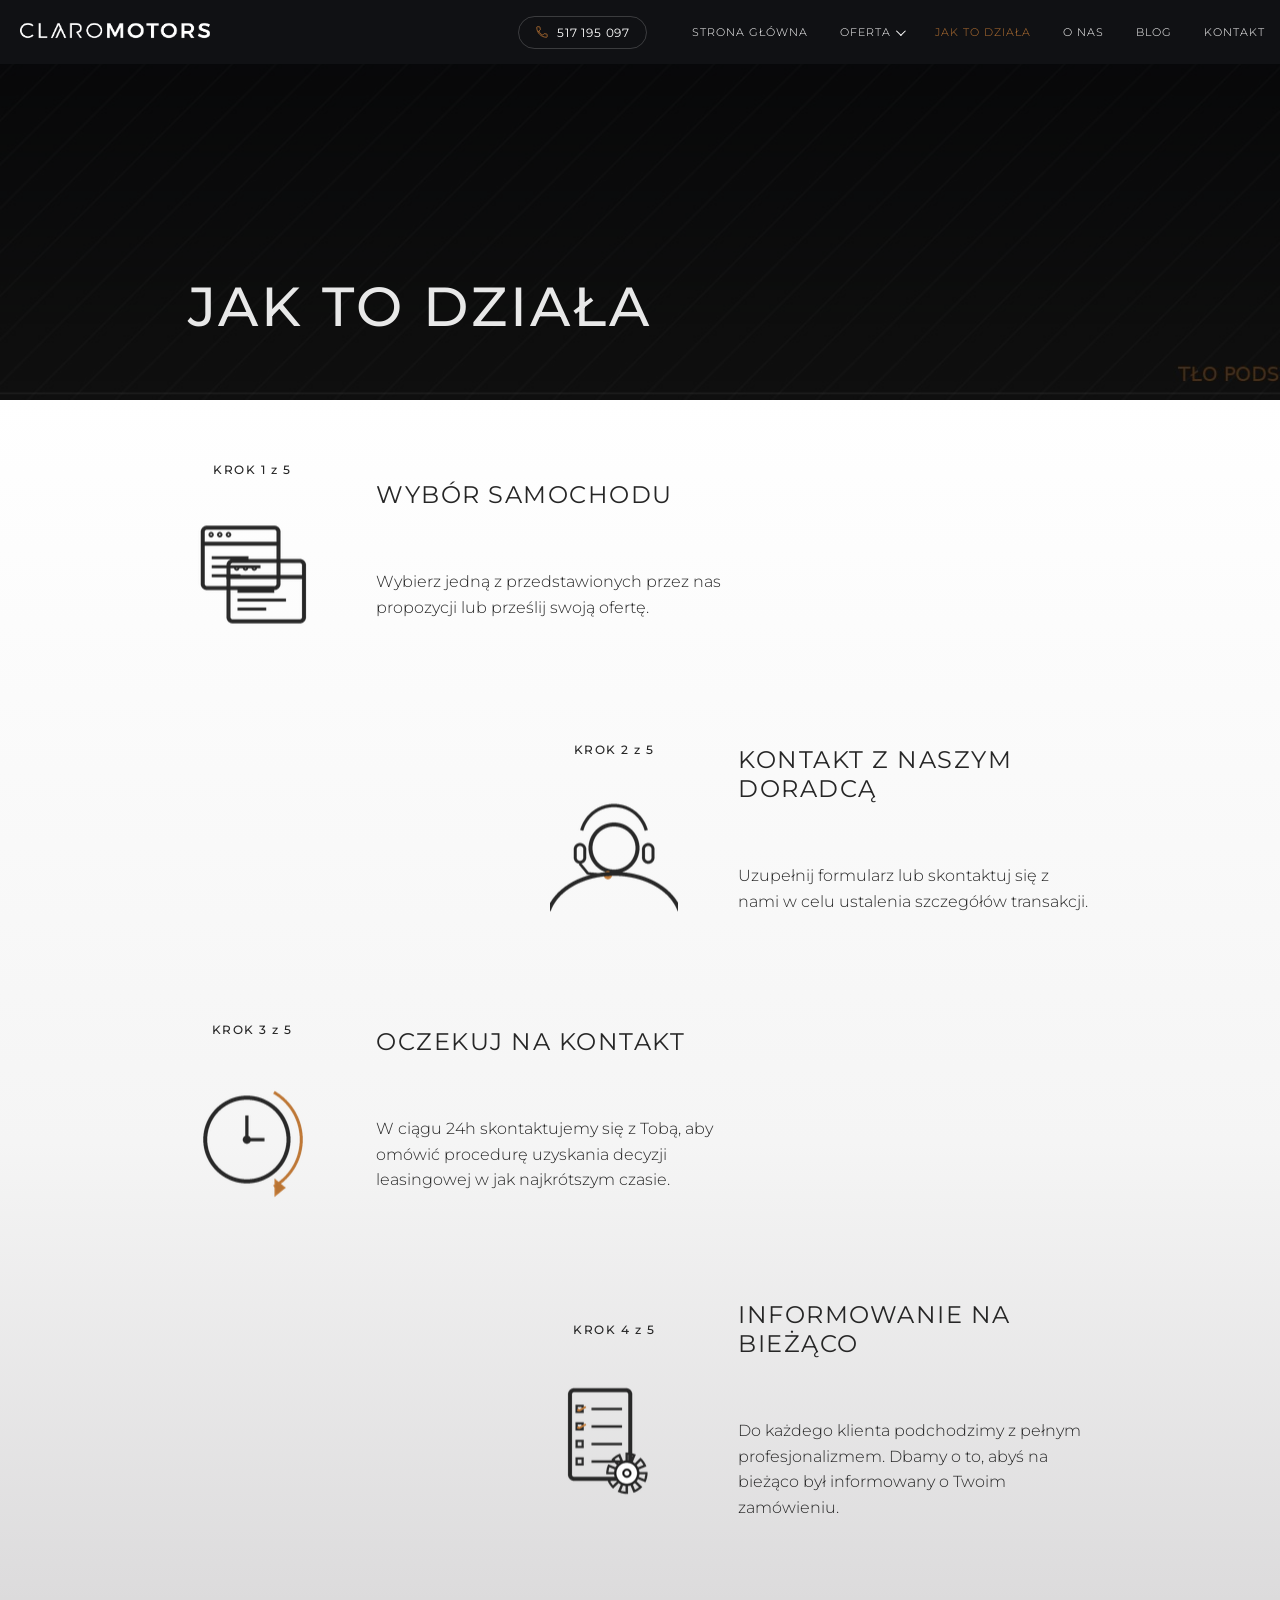
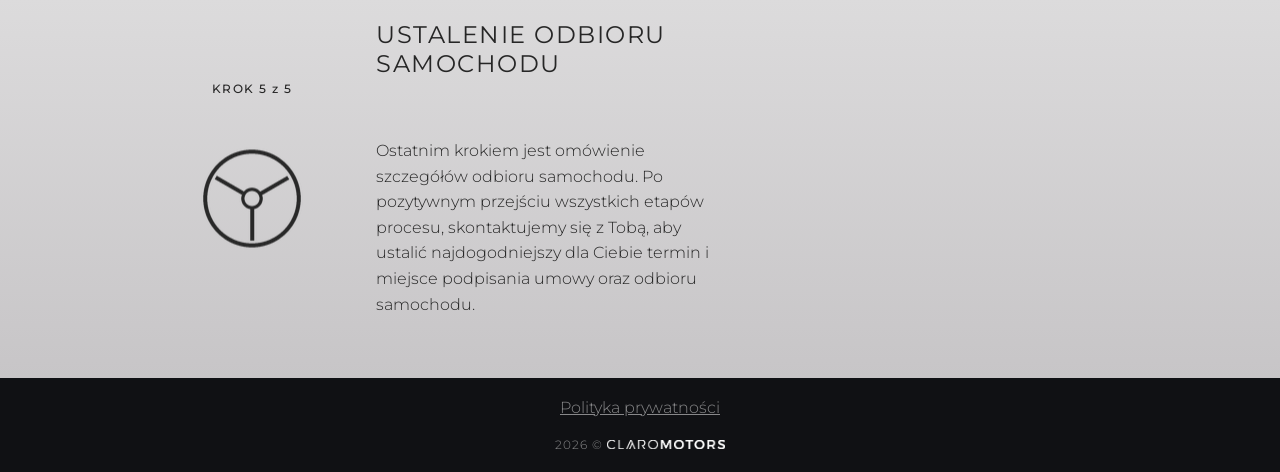
<file: jak-to-dziala.html>
<!DOCTYPE html>
<html lang="pl-PL">
<head>
    <meta charset="UTF-8">
    <title>Jak to działa — Claro Motors</title>
    <meta name="description" content="Sprawdź, jak w 5 prostych krokach przechodzimy razem z Tobą przez cały proces wyboru i odbioru wymarzonego samochodu.">
    <meta name="viewport" content="width=device-width, initial-scale=1.0">
    <meta name="theme-color" content="#101114">
    <link href="https://fonts.googleapis.com/css?family=Montserrat:300,400,500&display=swap&subset=latin-ext" rel="stylesheet">
    <link href="style.css" rel="stylesheet">
    <link href="enhancements.css" rel="stylesheet">
</head>
<body>
<header>
    <nav>
        <div id="logo"><a href='/'></a></div>
        <div class="nav-right">
            <a class="nav-phone" href="tel:517195097" aria-label="Zadzwoń: 517 195 097">
                <svg class="nav-phone-icon" viewBox="0 0 24 24" fill="none" xmlns="http://www.w3.org/2000/svg" aria-hidden="true">
                    <path d="M6.6 10.8c1.4 2.8 3.7 5.1 6.5 6.5l2.2-2.2c.3-.3.7-.4 1-.2 1.1.4 2.3.6 3.5.6.6 0 1 .4 1 1V20c0 .6-.4 1-1 1C10.6 21 3 13.4 3 4c0-.6.4-1 1-1h3.5c.6 0 1 .4 1 1 0 1.2.2 2.4.6 3.5.1.4 0 .8-.2 1L6.6 10.8z" stroke="currentColor" stroke-width="1.4" stroke-linecap="round" stroke-linejoin="round"/>
                </svg>
                <span class="nav-phone-number">517 195 097</span>
            </a>
            <input type="checkbox" id="menu-btn" class="menu-btn"/>
            <label for="menu-btn" class="menu-icon"><span class="navicon"></span></label>
            <ul class="menu">
                <li><a href="/">Strona główna</a></li>
                <li class="has-dropdown">
                    <div class="dropdown-head">
                        <a href="oferta.html">Oferta</a>
                        <button type="button" class="dropdown-toggle-mobile" aria-expanded="false" aria-label="Rozwiń podmenu Oferta">
                            <span class="dropdown-toggle-icon"></span>
                        </button>
                    </div>
                    <ul class="dropdown">
                            <li><a href="leasing.html">Leasing</a></li>
                            <li><a href="wynajem.html">Wynajem długoterminowy</a></li>
                            <li><a href="kalkulatory.html">Kalkulatory</a></li>
                            <li><a href="negocjuj-oferte.html">Negocjuj ofertę</a></li>
                            <li><a href="cesja.html">Cesja</a></li>
                    </ul>
                </li>
                <li><a class="active" href="jak-to-dziala.html">Jak to działa</a></li>
                <li><a href="o-nas.html">O nas</a></li>
                <li><a href="blog.html">Blog</a></li>
                <li><a href="kontakt.html">Kontakt</a></li>
                <li class="menu-phone-mobile"><a href="tel:517195097">517 195 097</a></li>
            </ul>
        </div>
    </nav>
</header>

<main id="about_business">
    <div id="section-picture" style="background-image:url('images/about_business_main.jpg')">
        <div class="dark-bg"><h2 class="reveal" data-reveal="fade-up">Jak to działa</h2></div>
    </div>

    <div class="section-container">
        <section id="main">

            <div class="box left">
                <div class="step reveal" data-reveal="fade-right">
                    <p style="font-size:12px;letter-spacing:1.5px;font-weight:500;">KROK 1 z 5</p>
                    <div class="icon _icon-1"></div>
                </div>
                <div class="text reveal" data-reveal="fade-left" data-delay="100">
                    <h3>Wybór samochodu</h3>
                    <p>Wybierz jedną z przedstawionych przez nas propozycji lub prześlij
                        swoją ofertę.</p>
                </div>
            </div>

            <div class="box right">
                <div class="step reveal" data-reveal="fade-left">
                    <p style="font-size:12px;letter-spacing:1.5px;font-weight:500;">KROK 2 z 5</p>
                    <div class="icon _icon-2"></div>
                </div>
                <div class="text reveal" data-reveal="fade-right" data-delay="100">
                    <h3>Kontakt z naszym doradcą</h3>
                    <p>Uzupełnij formularz lub skontaktuj się z nami w celu ustalenia
                        szczegółów transakcji.</p>
                </div>
            </div>

            <div class="box left">
                <div class="step reveal" data-reveal="fade-right">
                    <p style="font-size:12px;letter-spacing:1.5px;font-weight:500;">KROK 3 z 5</p>
                    <div class="icon _icon-3"></div>
                </div>
                <div class="text reveal" data-reveal="fade-left" data-delay="100">
                    <h3>Oczekuj na kontakt</h3>
                    <p>W ciągu 24h skontaktujemy się z Tobą, aby omówić procedurę uzyskania
                        decyzji leasingowej w jak najkrótszym czasie.</p>
                </div>
            </div>

            <div class="box right">
                <div class="step reveal" data-reveal="fade-left">
                    <p style="font-size:12px;letter-spacing:1.5px;font-weight:500;">KROK 4 z 5</p>
                    <div class="icon _icon-4"></div>
                </div>
                <div class="text reveal" data-reveal="fade-right" data-delay="100">
                    <h3>Informowanie na bieżąco</h3>
                    <p>Do każdego klienta podchodzimy z pełnym profesjonalizmem. Dbamy
                        o to, abyś na bieżąco był informowany o Twoim zamówieniu.</p>
                </div>
            </div>

            <div class="box left">
                <div class="step reveal" data-reveal="fade-right">
                    <p style="font-size:12px;letter-spacing:1.5px;font-weight:500;">KROK 5 z 5</p>
                    <div class="icon _icon-5"></div>
                </div>
                <div class="text reveal" data-reveal="fade-left" data-delay="100">
                    <h3>Ustalenie odbioru samochodu</h3>
                    <p>Ostatnim krokiem jest omówienie szczegółów odbioru samochodu.
                        Po pozytywnym przejściu wszystkich etapów procesu, skontaktujemy
                        się z Tobą, aby ustalić najdogodniejszy dla Ciebie termin i miejsce
                        podpisania umowy oraz odbioru samochodu.</p>
                </div>
            </div>

        </section>
    </div>
</main>

<footer>
    <section id="privacy-policy">
        <a class="link" href="polityka-prywatnosci.html">Polityka prywatności</a>
    </section>
    <section id="created-by">
        <p><span id="cm-year"></span> &copy; <a class="copy-rights-logo" href="/"></a></p>
    </section>
</footer>
<script src="enhancements.js" defer></script>
<script>document.getElementById('cm-year').textContent = new Date().getFullYear();</script>
</body>
</html>
</file>
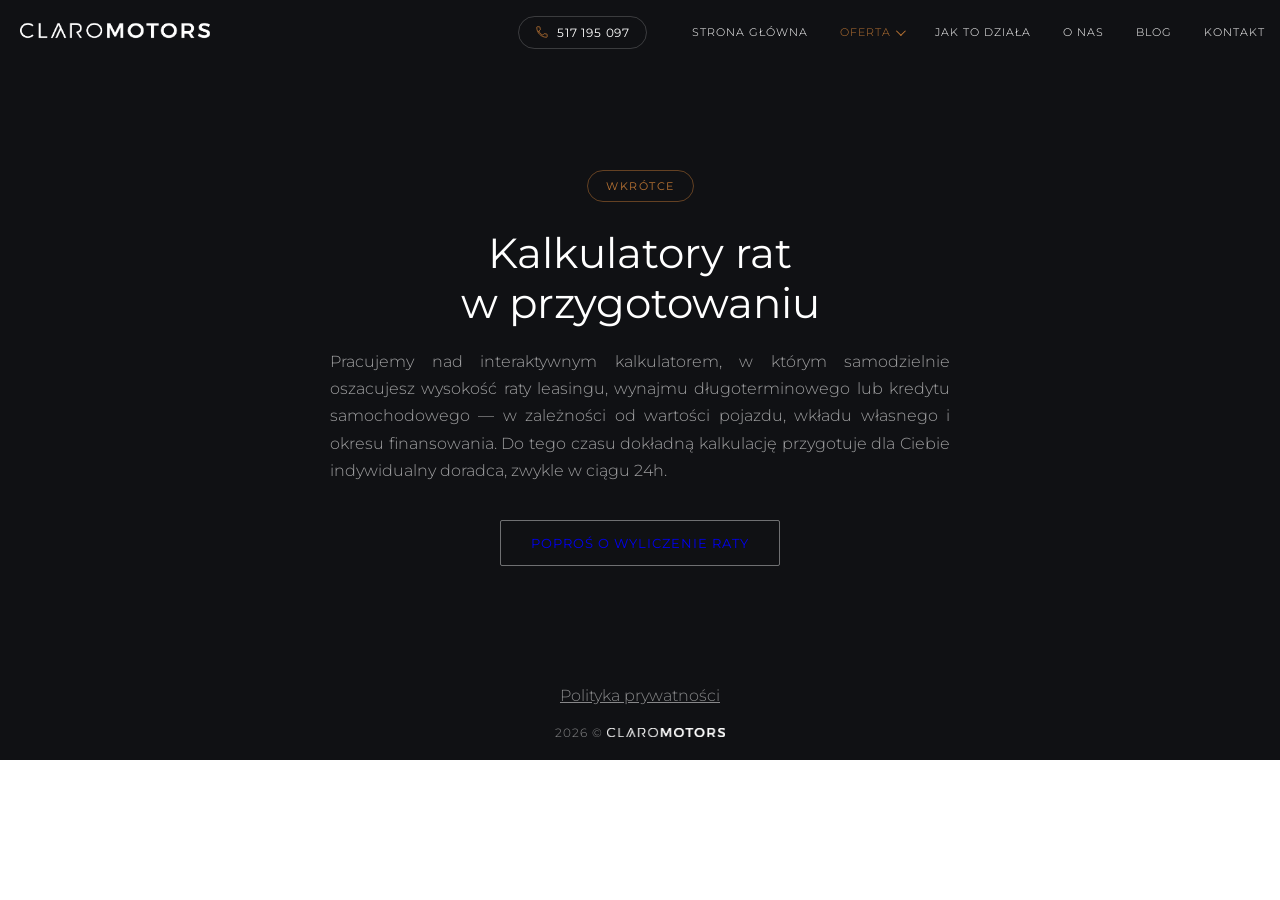
<file: kalkulatory.html>
<!DOCTYPE html>
<html lang="pl-PL">
<head>
    <meta charset="UTF-8">
    <title>Kalkulatory — Claro Motors</title>
    <meta name="description" content="Kalkulatory rat leasingowych i kredytowych Claro Motors — już wkrótce.">
    <meta name="viewport" content="width=device-width, initial-scale=1.0">
    <meta name="theme-color" content="#101114">
    <link href="https://fonts.googleapis.com/css?family=Montserrat:300,400,500&display=swap&subset=latin-ext" rel="stylesheet">
    <link href="style.css" rel="stylesheet">
    <link href="enhancements.css" rel="stylesheet">
</head>
<body>
<header>
    <nav>
        <div id="logo"><a href='/'></a></div>
        <div class="nav-right">
            <a class="nav-phone" href="tel:517195097" aria-label="Zadzwoń: 517 195 097">
                <svg class="nav-phone-icon" viewBox="0 0 24 24" fill="none" xmlns="http://www.w3.org/2000/svg" aria-hidden="true">
                    <path d="M6.6 10.8c1.4 2.8 3.7 5.1 6.5 6.5l2.2-2.2c.3-.3.7-.4 1-.2 1.1.4 2.3.6 3.5.6.6 0 1 .4 1 1V20c0 .6-.4 1-1 1C10.6 21 3 13.4 3 4c0-.6.4-1 1-1h3.5c.6 0 1 .4 1 1 0 1.2.2 2.4.6 3.5.1.4 0 .8-.2 1L6.6 10.8z" stroke="currentColor" stroke-width="1.4" stroke-linecap="round" stroke-linejoin="round"/>
                </svg>
                <span class="nav-phone-number">517 195 097</span>
            </a>
            <input type="checkbox" id="menu-btn" class="menu-btn"/>
            <label for="menu-btn" class="menu-icon"><span class="navicon"></span></label>
            <ul class="menu">
                <li><a href="/">Strona główna</a></li>
                <li class="has-dropdown">
                    <div class="dropdown-head">
                        <a class="active" href="oferta.html">Oferta</a>
                        <button type="button" class="dropdown-toggle-mobile" aria-expanded="false" aria-label="Rozwiń podmenu Oferta">
                            <span class="dropdown-toggle-icon"></span>
                        </button>
                    </div>
                    <ul class="dropdown">
                            <li><a href="leasing.html">Leasing</a></li>
                            <li><a href="wynajem.html">Wynajem długoterminowy</a></li>
                            <li><a class="active" href="kalkulatory.html">Kalkulatory</a></li>
                            <li><a href="negocjuj-oferte.html">Negocjuj ofertę</a></li>
                            <li><a href="cesja.html">Cesja</a></li>
                    </ul>
                </li>
                <li><a href="jak-to-dziala.html">Jak to działa</a></li>
                <li><a href="o-nas.html">O nas</a></li>
                <li><a href="blog.html">Blog</a></li>
                <li><a href="kontakt.html">Kontakt</a></li>
                <li class="menu-phone-mobile"><a href="tel:517195097">517 195 097</a></li>
            </ul>
        </div>
    </nav>
</header>

<main>
    <section class="coming-soon">
        <div class="coming-soon-inner">
            <span class="coming-soon-badge reveal" data-reveal="fade-up">Wkrótce</span>
            <h1 class="reveal" data-reveal="fade-up" data-delay="80">Kalkulatory rat<br>w przygotowaniu</h1>
            <p class="reveal" data-reveal="fade-up" data-delay="160">
                Pracujemy nad interaktywnym kalkulatorem, w którym samodzielnie
                oszacujesz wysokość raty leasingu, wynajmu długoterminowego lub
                kredytu samochodowego — w zależności od wartości pojazdu, wkładu
                własnego i okresu finansowania. Do tego czasu dokładną kalkulację
                przygotuje dla Ciebie indywidualny doradca, zwykle w ciągu 24h.
            </p>
            <a href="kontakt.html" class="btn-outline-light reveal" data-reveal="fade-up" data-delay="240" style="display:inline-block;padding:14px 30px;border:1px solid rgba(255,255,255,.4);border-radius:2px;text-transform:uppercase;font-size:13px;letter-spacing:1px;">Poproś o wyliczenie raty</a>
        </div>
    </section>
</main>

<footer>
    <section id="privacy-policy">
        <a class="link" href="polityka-prywatnosci.html">Polityka prywatności</a>
    </section>
    <section id="created-by">
        <p><span id="cm-year"></span> &copy; <a class="copy-rights-logo" href="/"></a></p>
    </section>
</footer>
<script src="enhancements.js" defer></script>
<script>document.getElementById('cm-year').textContent = new Date().getFullYear();</script>
</body>
</html>
</file>
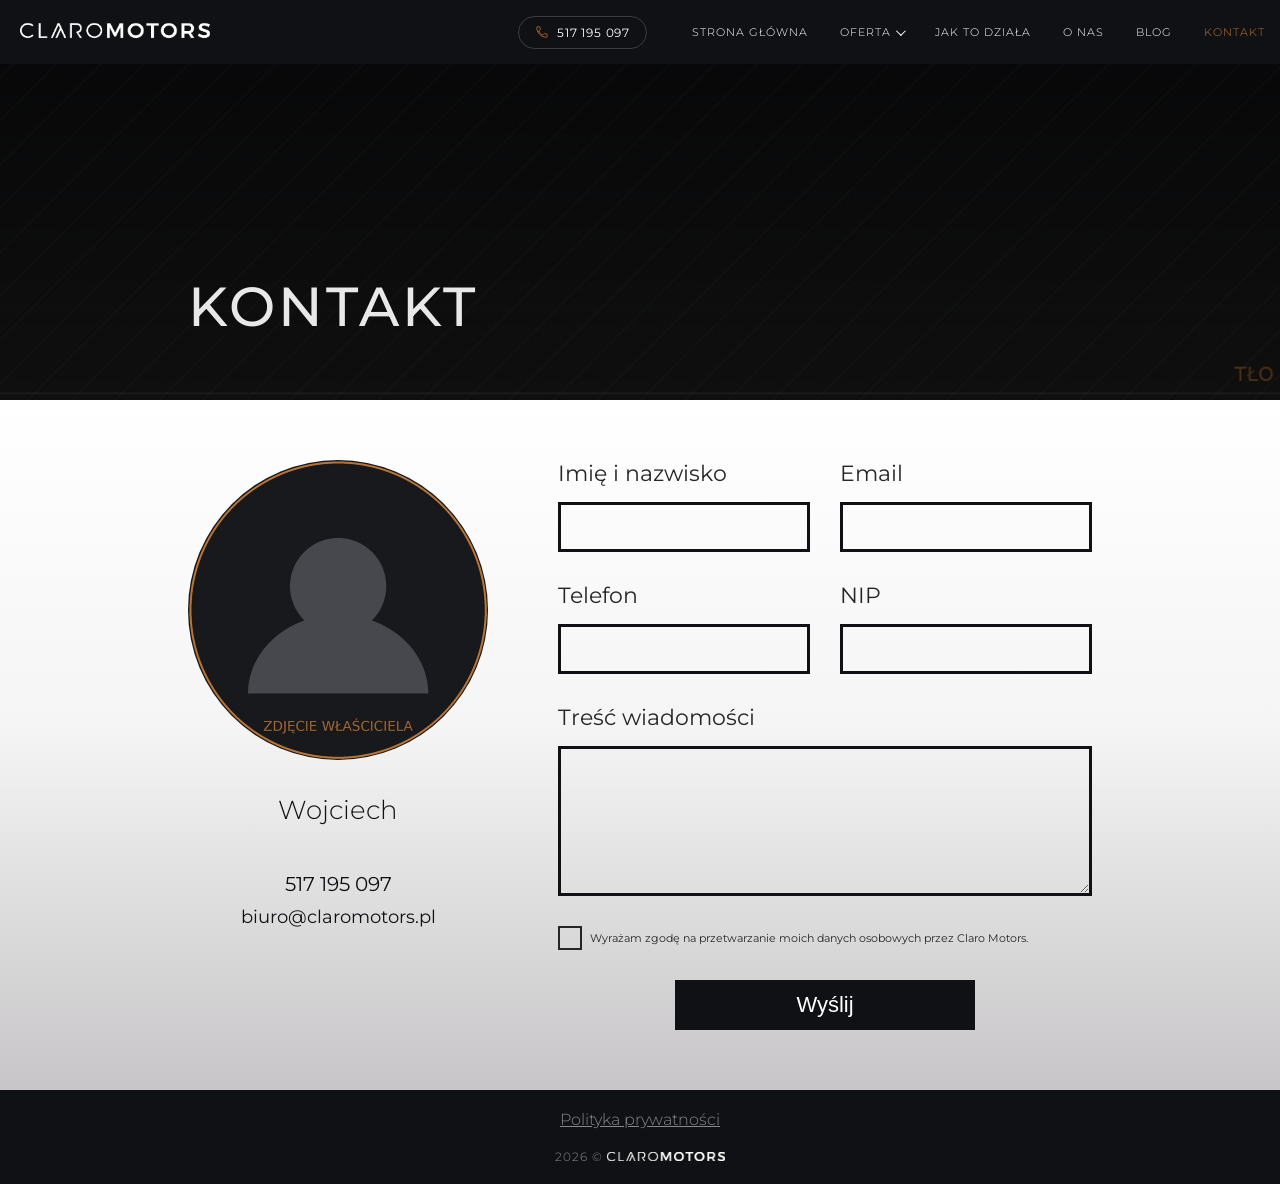
<file: kontakt.html>
<!DOCTYPE html>
<html lang="pl-PL">
<head>
    <meta charset="UTF-8">
    <title>Kontakt — Claro Motors</title>
    <meta name="description" content="Skontaktuj się z Claro Motors — indywidualny doradca odpowie na Twoje pytania dotyczące leasingu, wynajmu i finansowania samochodu.">
    <meta name="viewport" content="width=device-width, initial-scale=1.0">
    <meta name="theme-color" content="#101114">
    <link href="https://fonts.googleapis.com/css?family=Montserrat:300,400,500&display=swap&subset=latin-ext" rel="stylesheet">
    <link href="style.css" rel="stylesheet">
    <link href="enhancements.css" rel="stylesheet">
</head>
<body>
<header>
    <nav>
        <div id="logo"><a href='/'></a></div>
        <div class="nav-right">
            <a class="nav-phone" href="tel:517195097" aria-label="Zadzwoń: 517 195 097">
                <svg class="nav-phone-icon" viewBox="0 0 24 24" fill="none" xmlns="http://www.w3.org/2000/svg" aria-hidden="true">
                    <path d="M6.6 10.8c1.4 2.8 3.7 5.1 6.5 6.5l2.2-2.2c.3-.3.7-.4 1-.2 1.1.4 2.3.6 3.5.6.6 0 1 .4 1 1V20c0 .6-.4 1-1 1C10.6 21 3 13.4 3 4c0-.6.4-1 1-1h3.5c.6 0 1 .4 1 1 0 1.2.2 2.4.6 3.5.1.4 0 .8-.2 1L6.6 10.8z" stroke="currentColor" stroke-width="1.4" stroke-linecap="round" stroke-linejoin="round"/>
                </svg>
                <span class="nav-phone-number">517 195 097</span>
            </a>
            <input type="checkbox" id="menu-btn" class="menu-btn"/>
            <label for="menu-btn" class="menu-icon"><span class="navicon"></span></label>
            <ul class="menu">
                <li><a href="/">Strona główna</a></li>
                <li class="has-dropdown">
                    <div class="dropdown-head">
                        <a href="oferta.html">Oferta</a>
                        <button type="button" class="dropdown-toggle-mobile" aria-expanded="false" aria-label="Rozwiń podmenu Oferta">
                            <span class="dropdown-toggle-icon"></span>
                        </button>
                    </div>
                    <ul class="dropdown">
                            <li><a href="leasing.html">Leasing</a></li>
                            <li><a href="wynajem.html">Wynajem długoterminowy</a></li>
                            <li><a href="kalkulatory.html">Kalkulatory</a></li>
                            <li><a href="negocjuj-oferte.html">Negocjuj ofertę</a></li>
                            <li><a href="cesja.html">Cesja</a></li>
                    </ul>
                </li>
                <li><a href="jak-to-dziala.html">Jak to działa</a></li>
                <li><a href="o-nas.html">O nas</a></li>
                <li><a href="blog.html">Blog</a></li>
                <li><a class="active" href="kontakt.html">Kontakt</a></li>
                <li class="menu-phone-mobile"><a href="tel:517195097">517 195 097</a></li>
            </ul>
        </div>
    </nav>
</header>

<main id="contact">
    <div id="section-picture" style="background-image:url('images/contact_main.jpg')">
        <div class="dark-bg"><h2 class="reveal" data-reveal="fade-up">Kontakt</h2></div>
    </div>

    <div class="section-container">
        <section id="main">
            <div class="contact-container">

                <div class="contact-data">
                    <div class="contact-data-container reveal" data-reveal="fade-right">
                        <div class="contact-data-picture" style="background-image:url('images/contact-data-picture.jpg')"></div>
                        <div class="contact-data-info">
                            <p>Wojciech</p>
                        </div>
                        <div class="contact-data-info">
                            <a href="tel:517195097">517 195 097</a>
                            <a class="mail" href="mailto:biuro@claromotors.pl">biuro@claromotors.pl</a>
                        </div>
                    </div>
                </div>

                <div class="contact-form reveal" data-reveal="fade-left">
                    <div id="response-message"></div>
                    <form id="contactForm" novalidate>
                        <div class="form-row half">
                            <label for="fullname">Imię i nazwisko</label>
                            <input type="text" id="fullname" name="fullname" required>
                        </div>
                        <div class="form-row half">
                            <label for="email">Email</label>
                            <input type="email" id="email" name="email" required>
                        </div>
                        <div class="form-row half">
                            <label for="phone">Telefon</label>
                            <input type="tel" id="phone" name="phone">
                        </div>
                        <div class="form-row half">
                            <label for="nip">NIP</label>
                            <input type="text" id="nip" name="nip">
                        </div>
                        <div class="form-row">
                            <label for="message">Treść wiadomości</label>
                            <textarea id="message" name="message" required></textarea>
                        </div>
                        <div class="form-row">
                            <label class="checkbox-container">
                                <input type="checkbox" id="consent" name="consent" required>
                                <span class="checkbox-custom"></span>
                                <span class="checkbox-info">Wyrażam zgodę na przetwarzanie moich danych osobowych przez Claro Motors.</span>
                            </label>
                        </div>
                        <div class="form-row">
                            <button type="submit">Wyślij</button>
                        </div>
                    </form>
                </div>

            </div>
        </section>
    </div>
</main>

<footer>
    <section id="privacy-policy">
        <a class="link" href="polityka-prywatnosci.html">Polityka prywatności</a>
    </section>
    <section id="created-by">
        <p><span id="cm-year"></span> &copy; <a class="copy-rights-logo" href="/"></a></p>
    </section>
</footer>
<script src="enhancements.js" defer></script>
<script>document.getElementById('cm-year').textContent = new Date().getFullYear();</script>
</body>
</html>
</file>
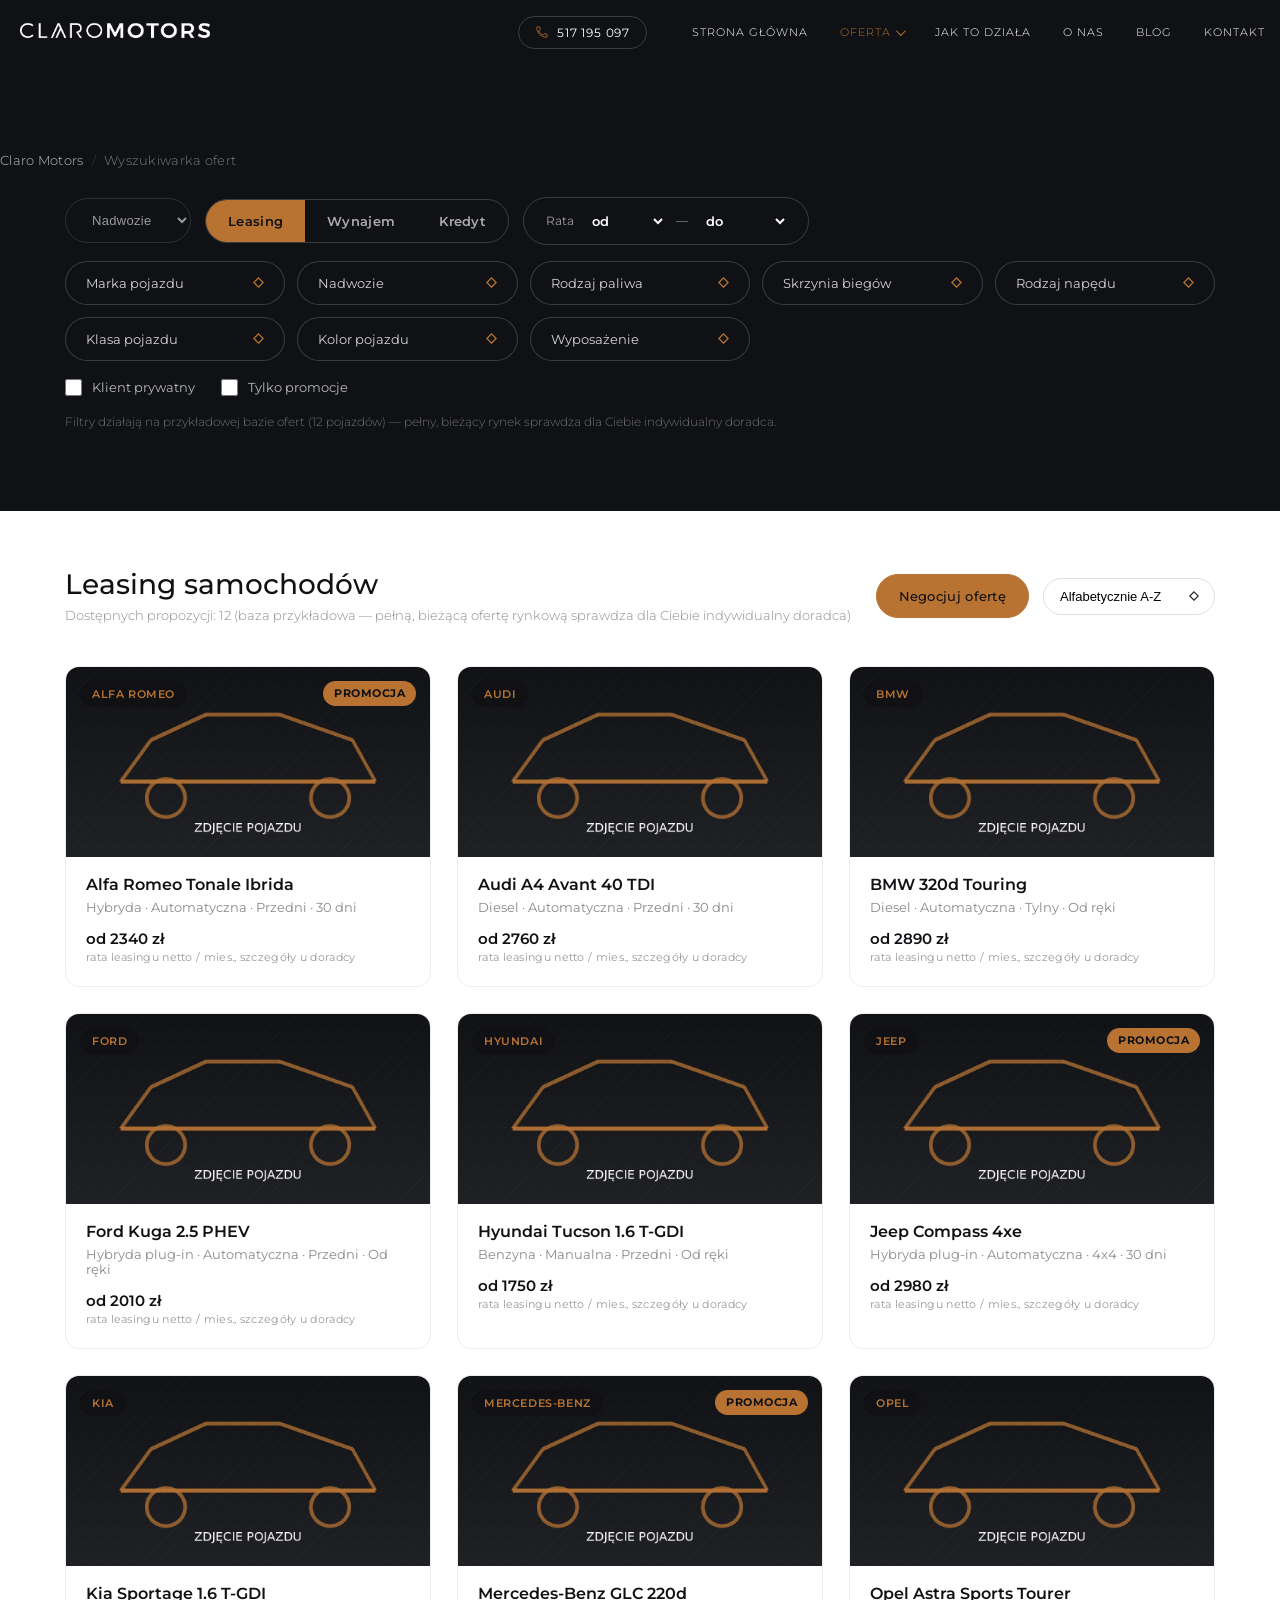
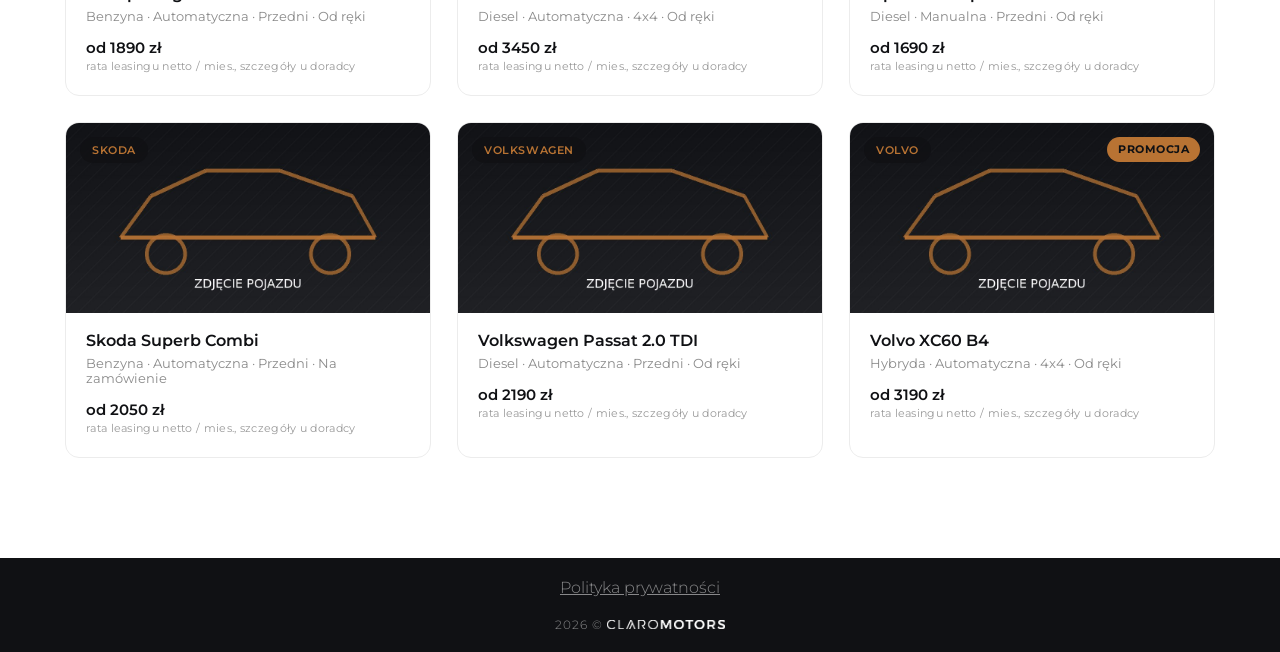
<file: leasing.html>
<!DOCTYPE html>
<html lang="pl-PL">
<head>
    <meta charset="UTF-8">
    <title>Leasing samochodów — wyszukiwarka ofert — Claro Motors</title>
    <meta name="description" content="Przeszukaj oferty leasingu, wynajmu długoterminowego i kredytu samochodowego w jednym miejscu. Filtruj po marce, nadwoziu, paliwie i wielu innych kryteriach.">
    <meta name="viewport" content="width=device-width, initial-scale=1.0">
    <meta name="theme-color" content="#101114">
    <link href="https://fonts.googleapis.com/css?family=Montserrat:300,400,500&display=swap&subset=latin-ext" rel="stylesheet">
    <link href="style.css" rel="stylesheet">
    <link href="enhancements.css" rel="stylesheet">
</head>
<body>
<header>
    <nav>
        <div id="logo"><a href='/'></a></div>
        <div class="nav-right">
            <a class="nav-phone" href="tel:517195097" aria-label="Zadzwoń: 517 195 097">
                <svg class="nav-phone-icon" viewBox="0 0 24 24" fill="none" xmlns="http://www.w3.org/2000/svg" aria-hidden="true">
                    <path d="M6.6 10.8c1.4 2.8 3.7 5.1 6.5 6.5l2.2-2.2c.3-.3.7-.4 1-.2 1.1.4 2.3.6 3.5.6.6 0 1 .4 1 1V20c0 .6-.4 1-1 1C10.6 21 3 13.4 3 4c0-.6.4-1 1-1h3.5c.6 0 1 .4 1 1 0 1.2.2 2.4.6 3.5.1.4 0 .8-.2 1L6.6 10.8z" stroke="currentColor" stroke-width="1.4" stroke-linecap="round" stroke-linejoin="round"/>
                </svg>
                <span class="nav-phone-number">517 195 097</span>
            </a>
            <input type="checkbox" id="menu-btn" class="menu-btn"/>
            <label for="menu-btn" class="menu-icon"><span class="navicon"></span></label>
            <ul class="menu">
                <li><a href="/">Strona główna</a></li>
                <li class="has-dropdown">
                    <div class="dropdown-head">
                        <a class="active" href="oferta.html">Oferta</a>
                        <button type="button" class="dropdown-toggle-mobile" aria-expanded="false" aria-label="Rozwiń podmenu Oferta">
                            <span class="dropdown-toggle-icon"></span>
                        </button>
                    </div>
                    <ul class="dropdown">
                            <li><a class="active" href="leasing.html">Leasing</a></li>
                            <li><a href="wynajem.html">Wynajem długoterminowy</a></li>
                            <li><a href="kalkulatory.html">Kalkulatory</a></li>
                            <li><a href="negocjuj-oferte.html">Negocjuj ofertę</a></li>
                            <li><a href="cesja.html">Cesja</a></li>
                    </ul>
                </li>
                <li><a href="jak-to-dziala.html">Jak to działa</a></li>
                <li><a href="o-nas.html">O nas</a></li>
                <li><a href="blog.html">Blog</a></li>
                <li><a href="kontakt.html">Kontakt</a></li>
                <li class="menu-phone-mobile"><a href="tel:517195097">517 195 097</a></li>
            </ul>
        </div>
    </nav>
</header>

<main>
    <section class="listing-hero">
        <div class="container">
            <p class="breadcrumb"><a href="/">Claro Motors</a><span class="sep">/</span>Wyszukiwarka ofert</p>
        </div>

        <div class="filter-panel">
            <div class="filter-toprow">
                <select class="filter-select" id="f-body-top" disabled title="Filtr nadwozia dostępny niżej">
                    <option>Nadwozie</option>
                </select>

                <div class="type-toggle" role="tablist" aria-label="Rodzaj finansowania">
                    <a href="#" data-type="leasing" role="tab">Leasing</a>
                    <a href="#" data-type="wynajem" role="tab">Wynajem</a>
                    <a href="#" data-type="kredyt" role="tab">Kredyt</a>
                </div>

                <div class="rate-range">
                    <span>Rata</span>
                    <select id="f-rate-min" aria-label="Rata od">
                        <option value="">od</option>
                        <option value="1500">1 500 zł</option>
                        <option value="2000">2 000 zł</option>
                        <option value="2500">2 500 zł</option>
                        <option value="3000">3 000 zł</option>
                    </select>
                    <span>—</span>
                    <select id="f-rate-max" aria-label="Rata do">
                        <option value="">do</option>
                        <option value="2000">2 000 zł</option>
                        <option value="2500">2 500 zł</option>
                        <option value="3000">3 000 zł</option>
                        <option value="3500">3 500 zł</option>
                        <option value="4500">4 500+ zł</option>
                    </select>
                </div>
            </div>

            <div class="filter-grid">
                <select id="f-brand"><option value="">Marka pojazdu</option></select>
                <select id="f-body"><option value="">Nadwozie</option></select>
                <select id="f-fuel"><option value="">Rodzaj paliwa</option></select>
                <select id="f-gearbox"><option value="">Skrzynia biegów</option></select>
                <select id="f-drive"><option value="">Rodzaj napędu</option></select>
                <select id="f-class"><option value="">Klasa pojazdu</option></select>
                <select id="f-color"><option value="">Kolor pojazdu</option></select>
                <select id="f-equipment"><option value="">Wyposażenie</option></select>
            </div>

            <div style="display:flex;flex-wrap:wrap;gap:26px;align-items:center;">
                <label class="filter-checkbox">
                    <input type="checkbox" id="privateClient">
                    Klient prywatny
                </label>
                <label class="filter-checkbox">
                    <input type="checkbox" id="f-promo">
                    Tylko promocje
                </label>
            </div>
        </div>
        <p class="demo-note">Filtry działają na przykładowej bazie ofert (12 pojazdów) — pełny, bieżący rynek sprawdza dla Ciebie indywidualny doradca.</p>
    </section>

    <section class="listing-results">
        <div class="listing-results-head">
            <div>
                <h1 class="reveal" data-reveal="fade-up" id="resultsHeading">Wyniki wyszukiwania</h1>
                <p class="listing-count" id="resultsCount">Ładowanie ofert…</p>
            </div>
            <div class="listing-actions">
                <a href="negocjuj-oferte.html" class="filter-pill" style="border-color:#b87333;color:#101114;background:#b87333;">Negocjuj ofertę</a>
                <select class="sort-select" id="sortSelect">
                    <option value="az">Alfabetycznie A-Z</option>
                    <option value="price-asc">Cena: od najniższej</option>
                    <option value="price-desc">Cena: od najwyższej</option>
                </select>
            </div>
        </div>

        <div class="car-grid" id="carGrid"></div>
    </section>
</main>

<footer>
    <section id="privacy-policy">
        <a class="link" href="polityka-prywatnosci.html">Polityka prywatności</a>
    </section>
    <section id="created-by">
        <p><span id="cm-year"></span> &copy; <a class="copy-rights-logo" href="/"></a></p>
    </section>
</footer>
<script src="enhancements.js" defer></script>
<script>document.getElementById('cm-year').textContent = new Date().getFullYear();</script>
<script>window.CM_DEFAULT_TYPE = "leasing";</script>
<script src="search.js" defer></script>
</body>
</html>
</file>
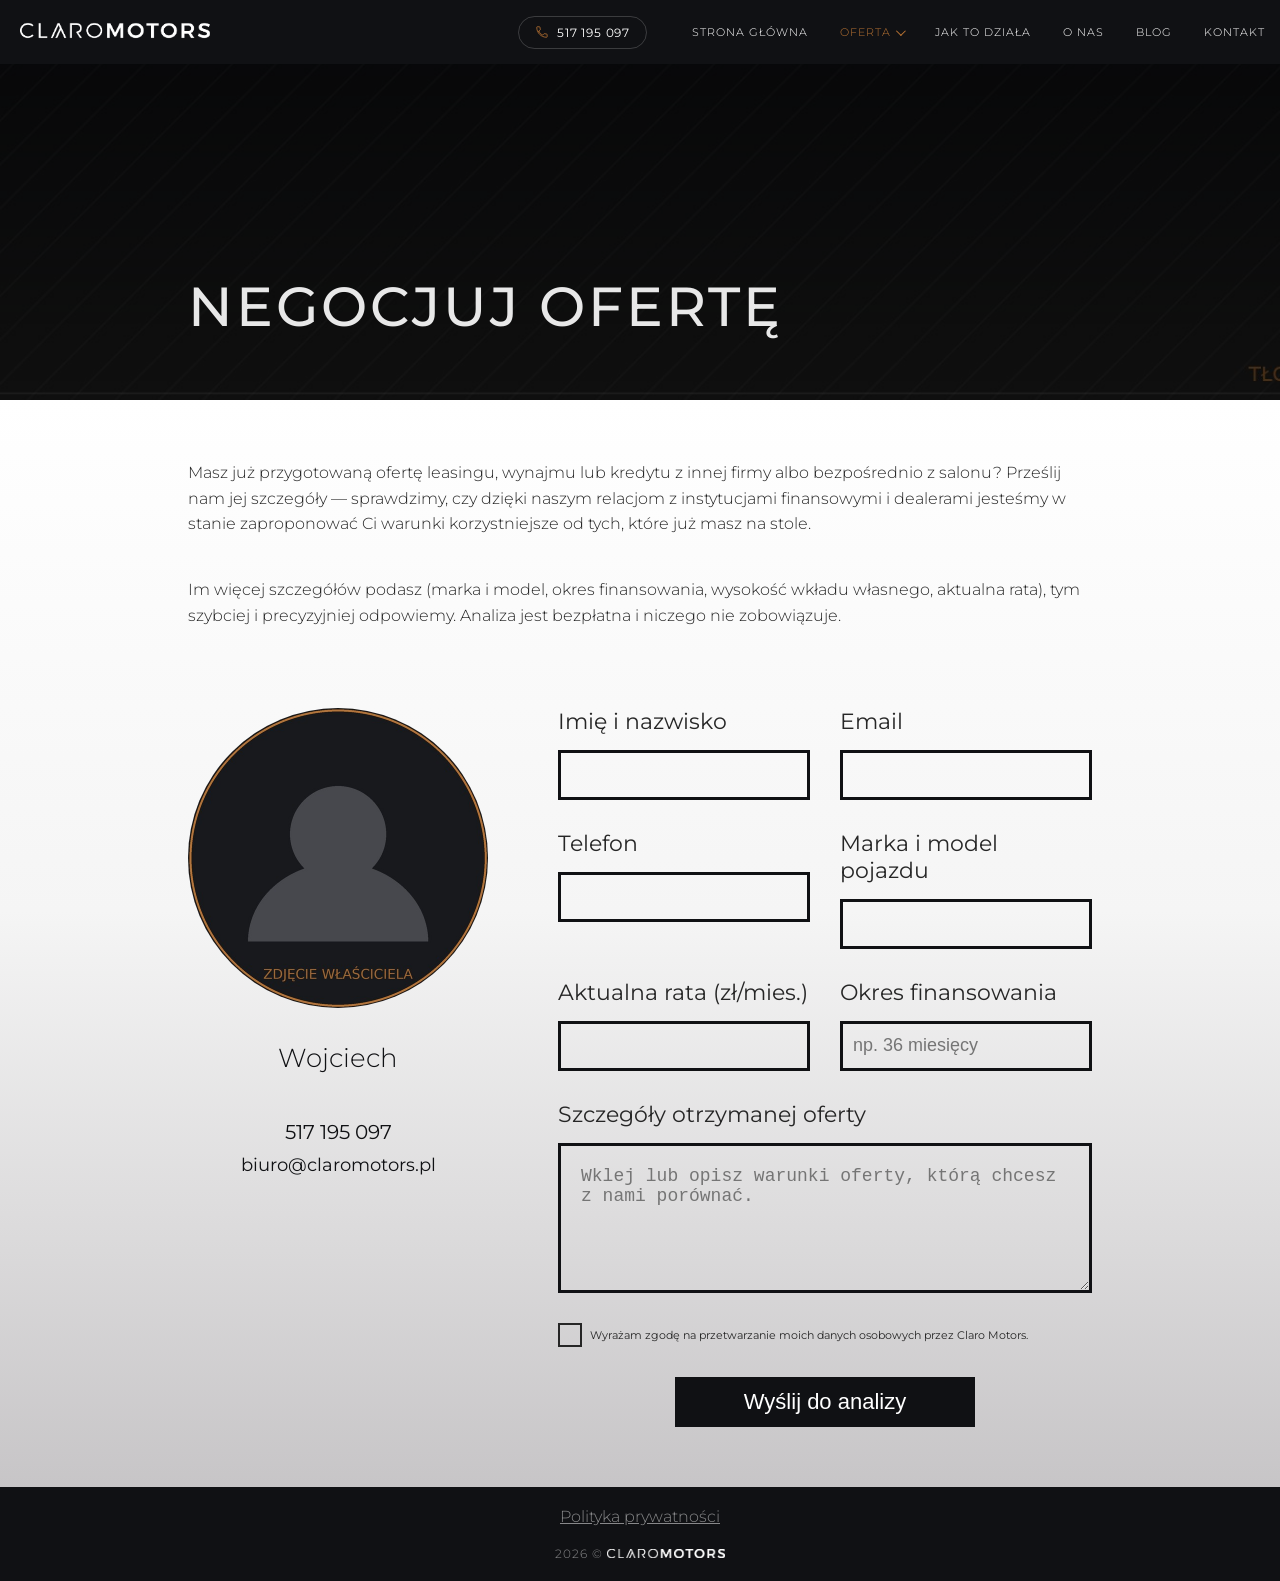
<file: negocjuj-oferte.html>
<!DOCTYPE html>
<html lang="pl-PL">
<head>
    <meta charset="UTF-8">
    <title>Negocjuj ofertę — Claro Motors</title>
    <meta name="description" content="Masz już ofertę leasingu lub wynajmu z innej firmy? Prześlij ją nam — sprawdzimy, czy jesteśmy w stanie wynegocjować lepsze warunki.">
    <meta name="viewport" content="width=device-width, initial-scale=1.0">
    <meta name="theme-color" content="#101114">
    <link href="https://fonts.googleapis.com/css?family=Montserrat:300,400,500&display=swap&subset=latin-ext" rel="stylesheet">
    <link href="style.css" rel="stylesheet">
    <link href="enhancements.css" rel="stylesheet">
</head>
<body>
<header>
    <nav>
        <div id="logo"><a href='/'></a></div>
        <div class="nav-right">
            <a class="nav-phone" href="tel:517195097" aria-label="Zadzwoń: 517 195 097">
                <svg class="nav-phone-icon" viewBox="0 0 24 24" fill="none" xmlns="http://www.w3.org/2000/svg" aria-hidden="true">
                    <path d="M6.6 10.8c1.4 2.8 3.7 5.1 6.5 6.5l2.2-2.2c.3-.3.7-.4 1-.2 1.1.4 2.3.6 3.5.6.6 0 1 .4 1 1V20c0 .6-.4 1-1 1C10.6 21 3 13.4 3 4c0-.6.4-1 1-1h3.5c.6 0 1 .4 1 1 0 1.2.2 2.4.6 3.5.1.4 0 .8-.2 1L6.6 10.8z" stroke="currentColor" stroke-width="1.4" stroke-linecap="round" stroke-linejoin="round"/>
                </svg>
                <span class="nav-phone-number">517 195 097</span>
            </a>
            <input type="checkbox" id="menu-btn" class="menu-btn"/>
            <label for="menu-btn" class="menu-icon"><span class="navicon"></span></label>
            <ul class="menu">
                <li><a href="/">Strona główna</a></li>
                <li class="has-dropdown">
                    <div class="dropdown-head">
                        <a class="active" href="oferta.html">Oferta</a>
                        <button type="button" class="dropdown-toggle-mobile" aria-expanded="false" aria-label="Rozwiń podmenu Oferta">
                            <span class="dropdown-toggle-icon"></span>
                        </button>
                    </div>
                    <ul class="dropdown">
                            <li><a href="leasing.html">Leasing</a></li>
                            <li><a href="wynajem.html">Wynajem długoterminowy</a></li>
                            <li><a href="kalkulatory.html">Kalkulatory</a></li>
                            <li><a class="active" href="negocjuj-oferte.html">Negocjuj ofertę</a></li>
                            <li><a href="cesja.html">Cesja</a></li>
                    </ul>
                </li>
                <li><a href="jak-to-dziala.html">Jak to działa</a></li>
                <li><a href="o-nas.html">O nas</a></li>
                <li><a href="blog.html">Blog</a></li>
                <li><a href="kontakt.html">Kontakt</a></li>
                <li class="menu-phone-mobile"><a href="tel:517195097">517 195 097</a></li>
            </ul>
        </div>
    </nav>
</header>

<main id="contact">
    <div id="section-picture" style="background-image:url('images/offer_main.jpg')">
        <div class="dark-bg"><h2 class="reveal" data-reveal="fade-up">Negocjuj ofertę</h2></div>
    </div>

    <div class="section-container">
        <section id="main">
            <p class="reveal" data-reveal="fade-up">
                Masz już przygotowaną ofertę leasingu, wynajmu lub kredytu z innej
                firmy albo bezpośrednio z salonu? Prześlij nam jej szczegóły —
                sprawdzimy, czy dzięki naszym relacjom z instytucjami finansowymi
                i dealerami jesteśmy w stanie zaproponować Ci warunki korzystniejsze
                od tych, które już masz na stole.
            </p>
            <p class="with-list reveal" data-reveal="fade-up" data-delay="80">
                Im więcej szczegółów podasz (marka i model, okres finansowania,
                wysokość wkładu własnego, aktualna rata), tym szybciej i precyzyjniej
                odpowiemy. Analiza jest bezpłatna i niczego nie zobowiązuje.
            </p>

            <div class="contact-container" style="margin-top:50px;">
                <div class="contact-data">
                    <div class="contact-data-container">
                        <div class="contact-data-picture" style="background-image:url('images/contact-data-picture.jpg')"></div>
                        <div class="contact-data-info">
                            <p>Wojciech</p>
                        </div>
                        <div class="contact-data-info">
                            <a href="tel:517195097">517 195 097</a>
                            <a class="mail" href="mailto:biuro@claromotors.pl">biuro@claromotors.pl</a>
                        </div>
                    </div>
                </div>

                <div class="contact-form">
                    <div id="response-message"></div>
                    <form id="negotiateForm" novalidate>
                        <div class="form-row half">
                            <label for="n-fullname">Imię i nazwisko</label>
                            <input type="text" id="n-fullname" name="fullname" required>
                        </div>
                        <div class="form-row half">
                            <label for="n-email">Email</label>
                            <input type="email" id="n-email" name="email" required>
                        </div>
                        <div class="form-row half">
                            <label for="n-phone">Telefon</label>
                            <input type="tel" id="n-phone" name="phone" required>
                        </div>
                        <div class="form-row half">
                            <label for="n-model">Marka i model pojazdu</label>
                            <input type="text" id="n-model" name="model">
                        </div>
                        <div class="form-row half">
                            <label for="n-rate">Aktualna rata (zł/mies.)</label>
                            <input type="text" id="n-rate" name="rate">
                        </div>
                        <div class="form-row half">
                            <label for="n-period">Okres finansowania</label>
                            <input type="text" id="n-period" name="period" placeholder="np. 36 miesięcy">
                        </div>
                        <div class="form-row">
                            <label for="n-message">Szczegóły otrzymanej oferty</label>
                            <textarea id="n-message" name="message" placeholder="Wklej lub opisz warunki oferty, którą chcesz z nami porównać." required></textarea>
                        </div>
                        <div class="form-row">
                            <label class="checkbox-container">
                                <input type="checkbox" id="n-consent" name="consent" required>
                                <span class="checkbox-custom"></span>
                                <span class="checkbox-info">Wyrażam zgodę na przetwarzanie moich danych osobowych przez Claro Motors.</span>
                            </label>
                        </div>
                        <div class="form-row">
                            <button type="submit">Wyślij do analizy</button>
                        </div>
                    </form>
                </div>
            </div>
        </section>
    </div>
</main>

<footer>
    <section id="privacy-policy">
        <a class="link" href="polityka-prywatnosci.html">Polityka prywatności</a>
    </section>
    <section id="created-by">
        <p><span id="cm-year"></span> &copy; <a class="copy-rights-logo" href="/"></a></p>
    </section>
</footer>
<script src="enhancements.js" defer></script>
<script>
document.getElementById('cm-year').textContent = new Date().getFullYear();
(function () {
    var form = document.getElementById('negotiateForm');
    var responseBox = document.getElementById('response-message');
    if (!form) return;
    form.addEventListener('submit', function (e) {
        e.preventDefault();
        var required = form.querySelectorAll('[required]');
        var valid = true;
        required.forEach(function (field) {
            field.classList.remove('error');
            if (field.type === 'checkbox' ? !field.checked : !field.value.trim()) {
                valid = false;
                field.classList.add('error');
            }
        });
        responseBox.style.display = 'block';
        if (!valid) {
            responseBox.classList.add('error');
            responseBox.textContent = 'Uzupełnij wymagane pola przed wysłaniem.';
            return;
        }
        responseBox.classList.remove('error');
        responseBox.textContent = 'Dziękujemy! Oferta przygotowana do wysyłki — podłącz backend, aby faktycznie ją dostarczyć.';
        form.reset();
    });
})();
</script>
</body>
</html>
</file>
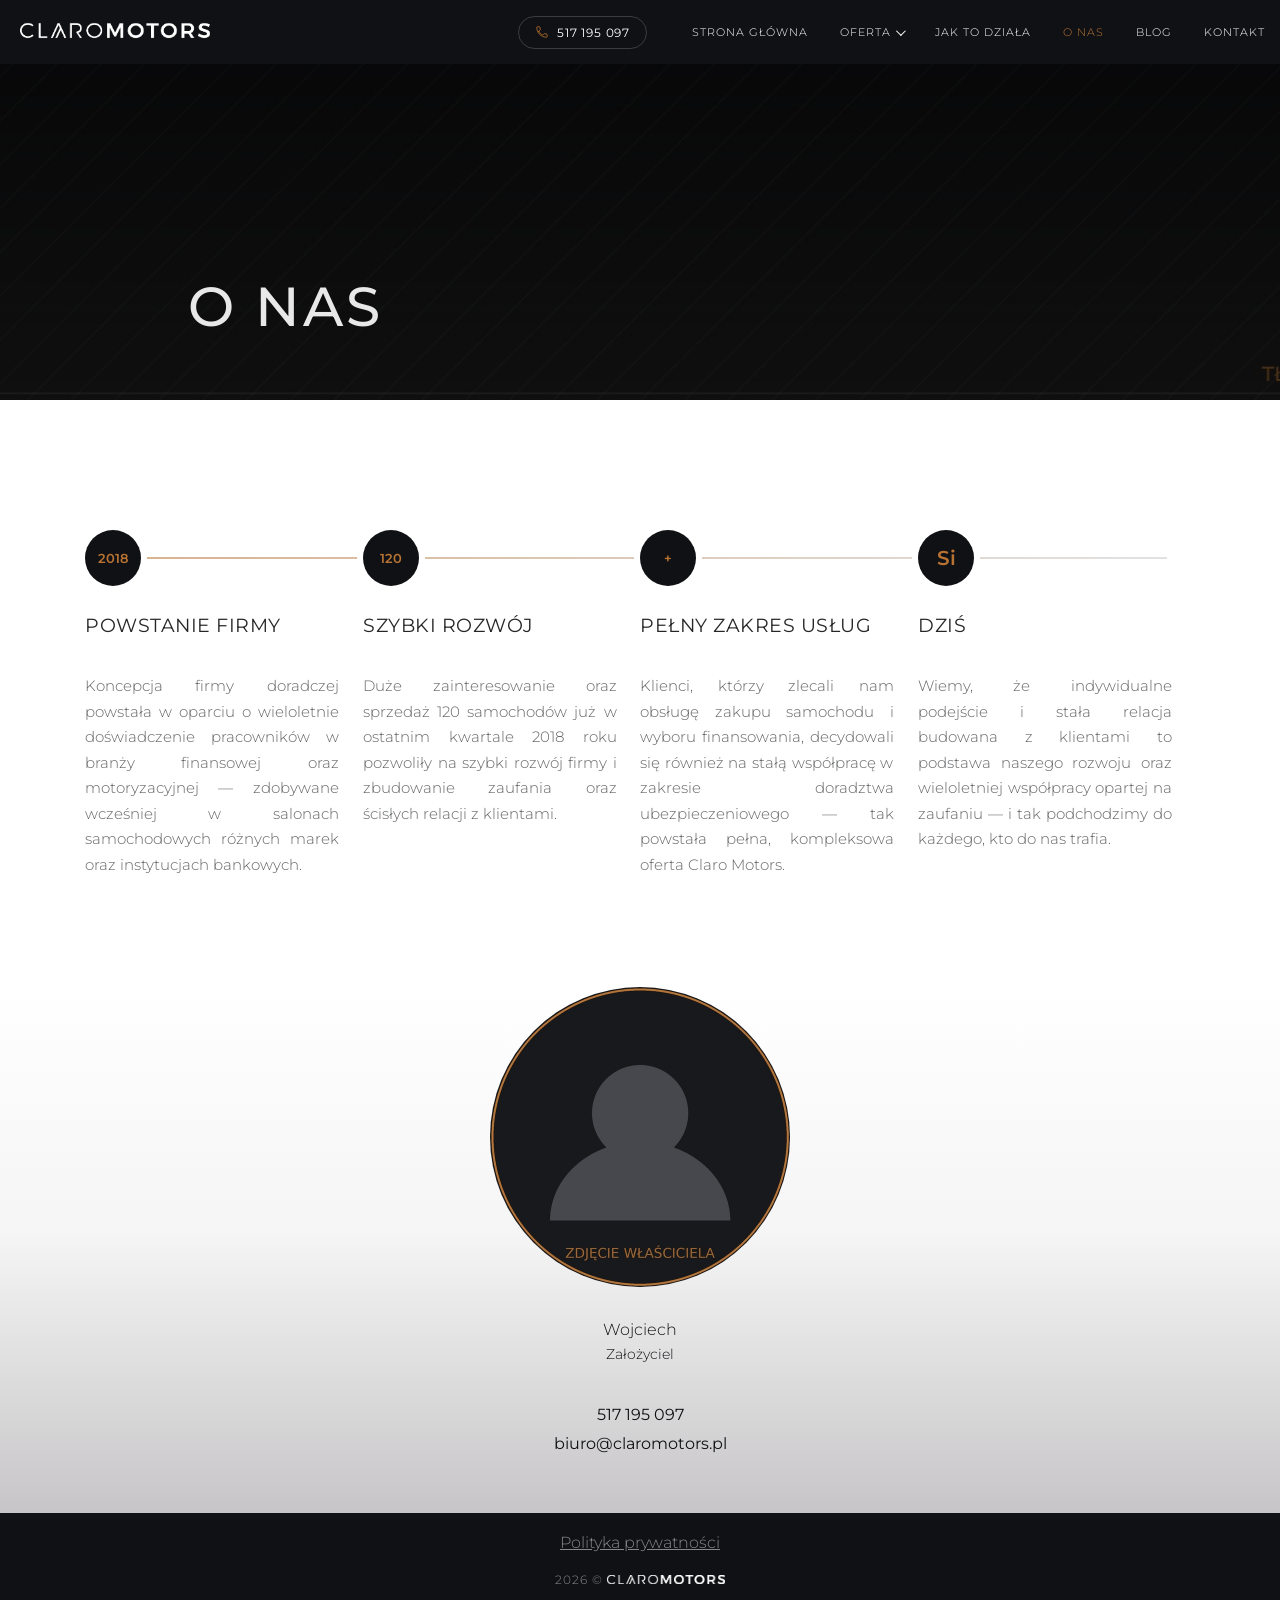
<file: o-nas.html>
<!DOCTYPE html>
<html lang="pl-PL">
<head>
    <meta charset="UTF-8">
    <title>O nas — Claro Motors</title>
    <meta name="description" content="Claro Motors — firma doradcza działająca od 2018 roku, oparta na wieloletnim doświadczeniu w branży finansowej i motoryzacyjnej.">
    <meta name="viewport" content="width=device-width, initial-scale=1.0">
    <meta name="theme-color" content="#101114">
    <link href="https://fonts.googleapis.com/css?family=Montserrat:300,400,500&display=swap&subset=latin-ext" rel="stylesheet">
    <link href="style.css" rel="stylesheet">
    <link href="enhancements.css" rel="stylesheet">
</head>
<body>
<header>
    <nav>
        <div id="logo"><a href='/'></a></div>
        <div class="nav-right">
            <a class="nav-phone" href="tel:517195097" aria-label="Zadzwoń: 517 195 097">
                <svg class="nav-phone-icon" viewBox="0 0 24 24" fill="none" xmlns="http://www.w3.org/2000/svg" aria-hidden="true">
                    <path d="M6.6 10.8c1.4 2.8 3.7 5.1 6.5 6.5l2.2-2.2c.3-.3.7-.4 1-.2 1.1.4 2.3.6 3.5.6.6 0 1 .4 1 1V20c0 .6-.4 1-1 1C10.6 21 3 13.4 3 4c0-.6.4-1 1-1h3.5c.6 0 1 .4 1 1 0 1.2.2 2.4.6 3.5.1.4 0 .8-.2 1L6.6 10.8z" stroke="currentColor" stroke-width="1.4" stroke-linecap="round" stroke-linejoin="round"/>
                </svg>
                <span class="nav-phone-number">517 195 097</span>
            </a>
            <input type="checkbox" id="menu-btn" class="menu-btn"/>
            <label for="menu-btn" class="menu-icon"><span class="navicon"></span></label>
            <ul class="menu">
                <li><a href="/">Strona główna</a></li>
                <li class="has-dropdown">
                    <div class="dropdown-head">
                        <a href="oferta.html">Oferta</a>
                        <button type="button" class="dropdown-toggle-mobile" aria-expanded="false" aria-label="Rozwiń podmenu Oferta">
                            <span class="dropdown-toggle-icon"></span>
                        </button>
                    </div>
                    <ul class="dropdown">
                            <li><a href="leasing.html">Leasing</a></li>
                            <li><a href="wynajem.html">Wynajem długoterminowy</a></li>
                            <li><a href="kalkulatory.html">Kalkulatory</a></li>
                            <li><a href="negocjuj-oferte.html">Negocjuj ofertę</a></li>
                            <li><a href="cesja.html">Cesja</a></li>
                    </ul>
                </li>
                <li><a href="jak-to-dziala.html">Jak to działa</a></li>
                <li><a class="active" href="o-nas.html">O nas</a></li>
                <li><a href="blog.html">Blog</a></li>
                <li><a href="kontakt.html">Kontakt</a></li>
                <li class="menu-phone-mobile"><a href="tel:517195097">517 195 097</a></li>
            </ul>
        </div>
    </nav>
</header>

<main id="about_company">
    <div id="section-picture" style="background-image:url('images/about_company_main.jpg')">
        <div class="dark-bg"><h2 class="reveal" data-reveal="fade-up">O nas</h2></div>
    </div>

    <section class="timeline-section">
        <div class="timeline-wrap">
            <div class="timeline-track">

                <div class="timeline-item reveal" data-reveal="fade-up" data-delay="0">
                    <div class="timeline-dot">2018</div>
                    <h3>Powstanie firmy</h3>
                    <p>Koncepcja firmy doradczej powstała w oparciu o wieloletnie
                        doświadczenie pracowników w branży finansowej oraz
                        motoryzacyjnej — zdobywane wcześniej w salonach
                        samochodowych różnych marek oraz instytucjach bankowych.</p>
                </div>

                <div class="timeline-item reveal" data-reveal="fade-up" data-delay="120">
                    <div class="timeline-dot">120</div>
                    <h3>Szybki rozwój</h3>
                    <p>Duże zainteresowanie oraz sprzedaż 120 samochodów już
                        w ostatnim kwartale 2018 roku pozwoliły na szybki rozwój
                        firmy i zbudowanie zaufania oraz ścisłych relacji
                        z klientami.</p>
                </div>

                <div class="timeline-item reveal" data-reveal="fade-up" data-delay="240">
                    <div class="timeline-dot">+</div>
                    <h3>Pełny zakres usług</h3>
                    <p>Klienci, którzy zlecali nam obsługę zakupu samochodu
                        i wyboru finansowania, decydowali się również na stałą
                        współpracę w zakresie doradztwa ubezpieczeniowego —
                        tak powstała pełna, kompleksowa oferta Claro Motors.</p>
                </div>

                <div class="timeline-item reveal" data-reveal="fade-up" data-delay="360">
                    <div class="timeline-dot" style="font-size:20px;">Si</div>
                    <h3>Dziś</h3>
                    <p>Wiemy, że indywidualne podejście i stała relacja budowana
                        z klientami to podstawa naszego rozwoju oraz wieloletniej
                        współpracy opartej na zaufaniu — i tak podchodzimy
                        do każdego, kto do nas trafia.</p>
                </div>

            </div>
        </div>
    </section>

    <div class="section-container">
        <section id="main" style="padding-top:0;">
            <div class="contact-data-container reveal" data-reveal="fade-up">
                <div class="contact-data-picture" style="background-image:url('images/contact-data-picture.jpg')"></div>
                <div class="contact-data-info">
                    <p>Wojciech</p>
                    <p class="position">Założyciel</p>
                </div>
                <div class="contact-data-info">
                    <a href="tel:517195097">517 195 097</a>
                    <a href="mailto:biuro@claromotors.pl">biuro@claromotors.pl</a>
                </div>
            </div>
        </section>
    </div>
</main>

<footer>
    <section id="privacy-policy">
        <a class="link" href="polityka-prywatnosci.html">Polityka prywatności</a>
    </section>
    <section id="created-by">
        <p><span id="cm-year"></span> &copy; <a class="copy-rights-logo" href="/"></a></p>
    </section>
</footer>
<script src="enhancements.js" defer></script>
<script>document.getElementById('cm-year').textContent = new Date().getFullYear();</script>
</body>
</html>
</file>
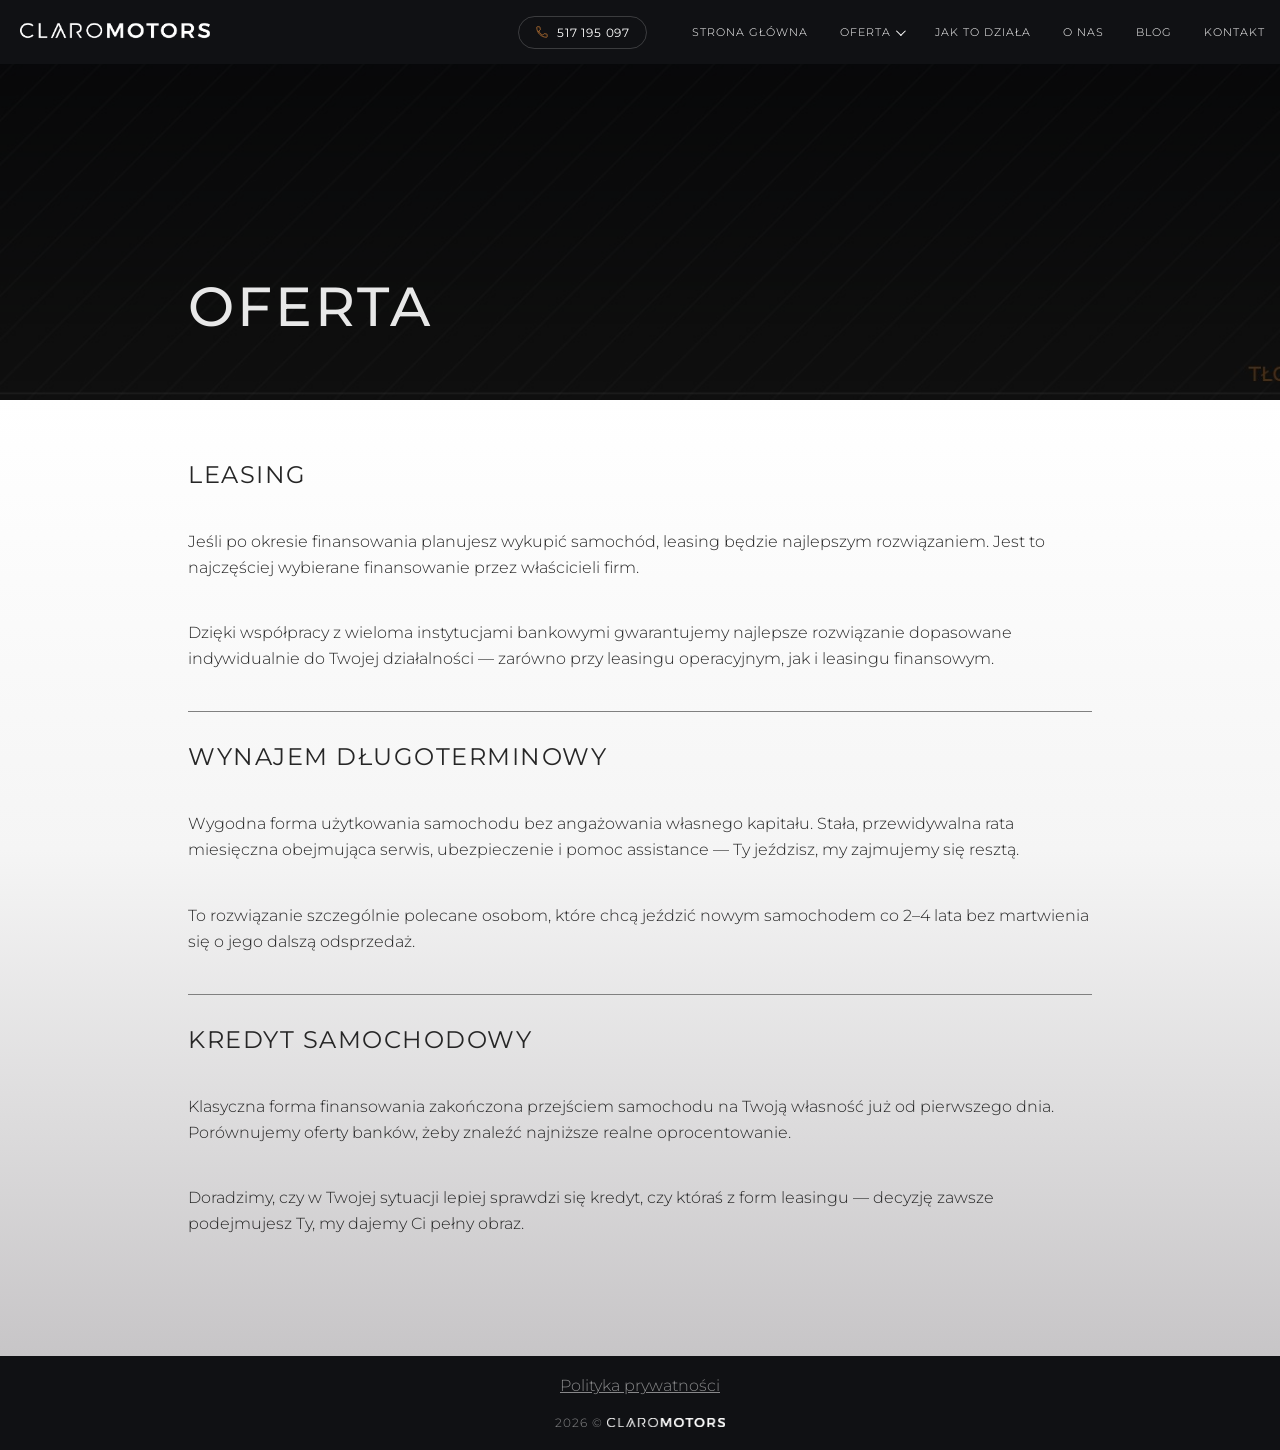
<file: oferta.html>
<!DOCTYPE html>
<html lang="pl-PL">
<head>
    <meta charset="UTF-8">
    <title>Oferta — Claro Motors</title>
    <meta name="description" content="Leasing operacyjny, leasing finansowy, wynajem długoterminowy i kredyt samochodowy — sprawdź, która forma finansowania jest dla Ciebie najlepsza.">
    <meta name="viewport" content="width=device-width, initial-scale=1.0">
    <meta name="theme-color" content="#101114">
    <link href="https://fonts.googleapis.com/css?family=Montserrat:300,400,500&display=swap&subset=latin-ext" rel="stylesheet">
    <link href="style.css" rel="stylesheet">
    <link href="enhancements.css" rel="stylesheet">
</head>
<body>
<header>
    <nav>
        <div id="logo"><a href='/'></a></div>
        <div class="nav-right">
            <a class="nav-phone" href="tel:517195097" aria-label="Zadzwoń: 517 195 097">
                <svg class="nav-phone-icon" viewBox="0 0 24 24" fill="none" xmlns="http://www.w3.org/2000/svg" aria-hidden="true">
                    <path d="M6.6 10.8c1.4 2.8 3.7 5.1 6.5 6.5l2.2-2.2c.3-.3.7-.4 1-.2 1.1.4 2.3.6 3.5.6.6 0 1 .4 1 1V20c0 .6-.4 1-1 1C10.6 21 3 13.4 3 4c0-.6.4-1 1-1h3.5c.6 0 1 .4 1 1 0 1.2.2 2.4.6 3.5.1.4 0 .8-.2 1L6.6 10.8z" stroke="currentColor" stroke-width="1.4" stroke-linecap="round" stroke-linejoin="round"/>
                </svg>
                <span class="nav-phone-number">517 195 097</span>
            </a>
            <input type="checkbox" id="menu-btn" class="menu-btn"/>
            <label for="menu-btn" class="menu-icon"><span class="navicon"></span></label>
            <ul class="menu">
                <li><a href="/">Strona główna</a></li>
                <li class="has-dropdown">
                    <div class="dropdown-head">
                        <a href="oferta.html">Oferta</a>
                        <button type="button" class="dropdown-toggle-mobile" aria-expanded="false" aria-label="Rozwiń podmenu Oferta">
                            <span class="dropdown-toggle-icon"></span>
                        </button>
                    </div>
                    <ul class="dropdown">
                            <li><a href="leasing.html">Leasing</a></li>
                            <li><a href="wynajem.html">Wynajem długoterminowy</a></li>
                            <li><a href="kalkulatory.html">Kalkulatory</a></li>
                            <li><a href="negocjuj-oferte.html">Negocjuj ofertę</a></li>
                            <li><a href="cesja.html">Cesja</a></li>
                    </ul>
                </li>
                <li><a href="jak-to-dziala.html">Jak to działa</a></li>
                <li><a href="o-nas.html">O nas</a></li>
                <li><a href="blog.html">Blog</a></li>
                <li><a href="kontakt.html">Kontakt</a></li>
                <li class="menu-phone-mobile"><a href="tel:517195097">517 195 097</a></li>
            </ul>
        </div>
    </nav>
</header>

<main id="offer">
    <div id="section-picture" style="background-image:url('images/offer_main.jpg')">
        <div class="dark-bg"><h2 class="reveal" data-reveal="fade-up">Oferta</h2></div>
    </div>

    <div class="section-container">
        <section id="main">
            <h3 class="reveal" data-reveal="fade-up">Leasing</h3>
            <p class="with-list reveal" data-reveal="fade-up" data-delay="80">
                Jeśli po okresie finansowania planujesz wykupić samochód, leasing będzie
                najlepszym rozwiązaniem. Jest to najczęściej wybierane finansowanie przez
                właścicieli firm.
            </p>
            <p class="reveal" data-reveal="fade-up" data-delay="140">
                Dzięki współpracy z wieloma instytucjami bankowymi gwarantujemy najlepsze
                rozwiązanie dopasowane indywidualnie do Twojej działalności — zarówno przy
                leasingu operacyjnym, jak i leasingu finansowym.
            </p>
            <hr>

            <h3 class="reveal" data-reveal="fade-up">Wynajem długoterminowy</h3>
            <p class="with-list reveal" data-reveal="fade-up" data-delay="80">
                Wygodna forma użytkowania samochodu bez angażowania własnego kapitału.
                Stała, przewidywalna rata miesięczna obejmująca serwis, ubezpieczenie
                i pomoc assistance — Ty jeździsz, my zajmujemy się resztą.
            </p>
            <p class="reveal" data-reveal="fade-up" data-delay="140">
                To rozwiązanie szczególnie polecane osobom, które chcą jeździć nowym
                samochodem co 2–4 lata bez martwienia się o jego dalszą odsprzedaż.
            </p>
            <hr>

            <h3 class="reveal" data-reveal="fade-up">Kredyt samochodowy</h3>
            <p class="with-list reveal" data-reveal="fade-up" data-delay="80">
                Klasyczna forma finansowania zakończona przejściem samochodu na Twoją
                własność już od pierwszego dnia. Porównujemy oferty banków, żeby znaleźć
                najniższe realne oprocentowanie.
            </p>
            <p class="reveal" data-reveal="fade-up" data-delay="140">
                Doradzimy, czy w Twojej sytuacji lepiej sprawdzi się kredyt, czy któraś
                z form leasingu — decyzję zawsze podejmujesz Ty, my dajemy Ci pełny obraz.
            </p>

        </section>
    </div>
</main>

<footer>
    <section id="privacy-policy">
        <a class="link" href="polityka-prywatnosci.html">Polityka prywatności</a>
    </section>
    <section id="created-by">
        <p><span id="cm-year"></span> &copy; <a class="copy-rights-logo" href="/"></a></p>
    </section>
</footer>
<script src="enhancements.js" defer></script>
<script>document.getElementById('cm-year').textContent = new Date().getFullYear();</script>
</body>
</html>
</file>
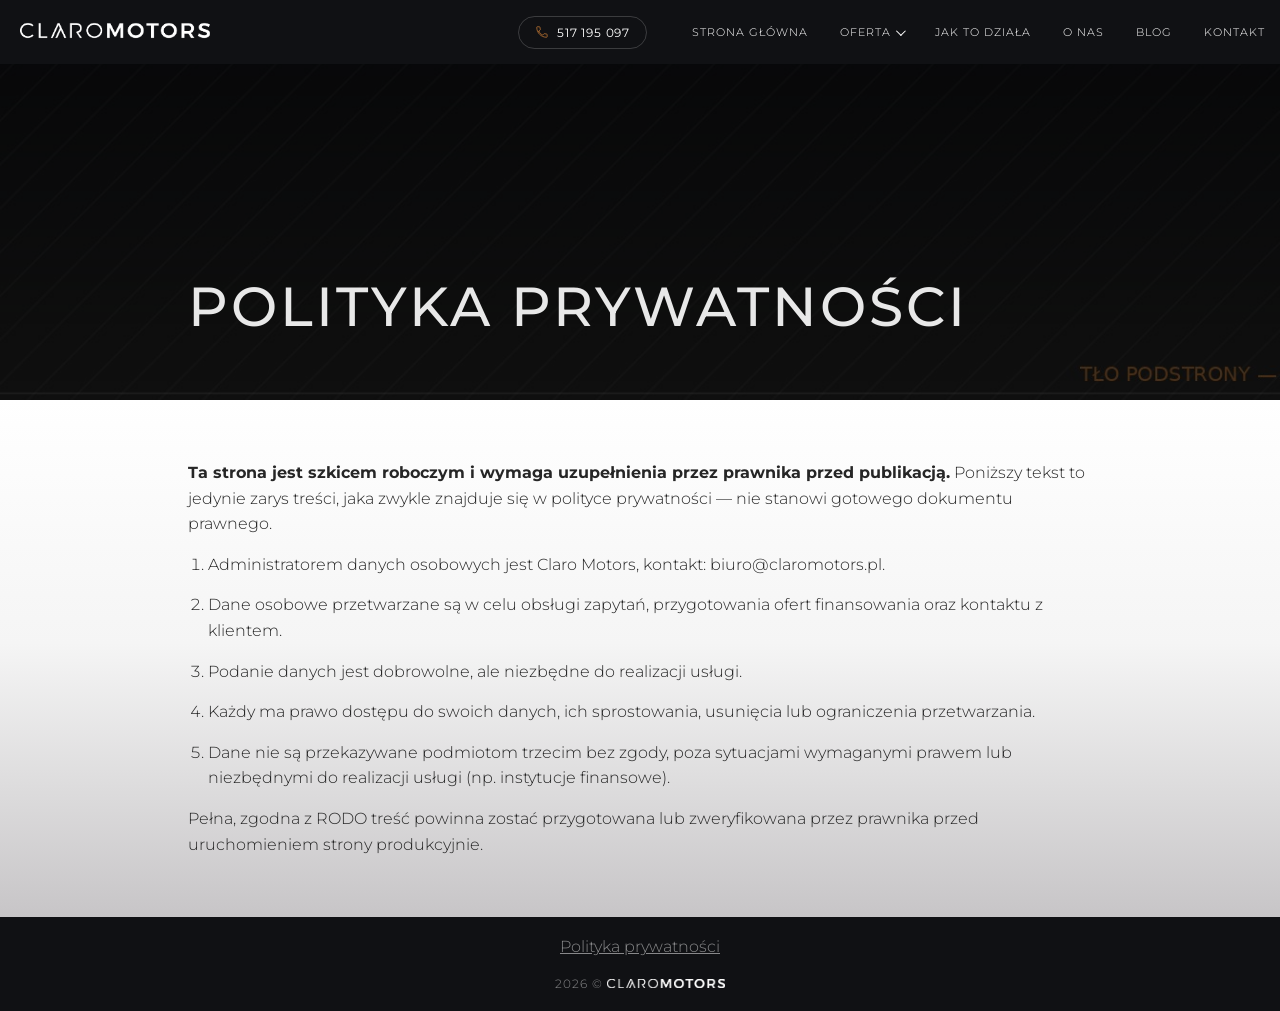
<file: polityka-prywatnosci.html>
<!DOCTYPE html>
<html lang="pl-PL">
<head>
    <meta charset="UTF-8">
    <title>Polityka prywatności — Claro Motors</title>
    <meta name="viewport" content="width=device-width, initial-scale=1.0">
    <meta name="theme-color" content="#101114">
    <link href="https://fonts.googleapis.com/css?family=Montserrat:300,400,500&display=swap&subset=latin-ext" rel="stylesheet">
    <link href="style.css" rel="stylesheet">
    <link href="enhancements.css" rel="stylesheet">
</head>
<body>
<header>
    <nav>
        <div id="logo"><a href='/'></a></div>
        <div class="nav-right">
            <a class="nav-phone" href="tel:517195097" aria-label="Zadzwoń: 517 195 097">
                <svg class="nav-phone-icon" viewBox="0 0 24 24" fill="none" xmlns="http://www.w3.org/2000/svg" aria-hidden="true">
                    <path d="M6.6 10.8c1.4 2.8 3.7 5.1 6.5 6.5l2.2-2.2c.3-.3.7-.4 1-.2 1.1.4 2.3.6 3.5.6.6 0 1 .4 1 1V20c0 .6-.4 1-1 1C10.6 21 3 13.4 3 4c0-.6.4-1 1-1h3.5c.6 0 1 .4 1 1 0 1.2.2 2.4.6 3.5.1.4 0 .8-.2 1L6.6 10.8z" stroke="currentColor" stroke-width="1.4" stroke-linecap="round" stroke-linejoin="round"/>
                </svg>
                <span class="nav-phone-number">517 195 097</span>
            </a>
            <input type="checkbox" id="menu-btn" class="menu-btn"/>
            <label for="menu-btn" class="menu-icon"><span class="navicon"></span></label>
            <ul class="menu">
                <li><a href="/">Strona główna</a></li>
                <li class="has-dropdown">
                    <div class="dropdown-head">
                        <a href="oferta.html">Oferta</a>
                        <button type="button" class="dropdown-toggle-mobile" aria-expanded="false" aria-label="Rozwiń podmenu Oferta">
                            <span class="dropdown-toggle-icon"></span>
                        </button>
                    </div>
                    <ul class="dropdown">
                            <li><a href="leasing.html">Leasing</a></li>
                            <li><a href="wynajem.html">Wynajem długoterminowy</a></li>
                            <li><a href="kalkulatory.html">Kalkulatory</a></li>
                            <li><a href="negocjuj-oferte.html">Negocjuj ofertę</a></li>
                            <li><a href="cesja.html">Cesja</a></li>
                    </ul>
                </li>
                <li><a href="jak-to-dziala.html">Jak to działa</a></li>
                <li><a href="o-nas.html">O nas</a></li>
                <li><a href="blog.html">Blog</a></li>
                <li><a href="kontakt.html">Kontakt</a></li>
                <li class="menu-phone-mobile"><a href="tel:517195097">517 195 097</a></li>
            </ul>
        </div>
    </nav>
</header>

<main id="privacy_policy">
    <div id="section-picture" style="background-image:url('images/privacy_policy_main.jpg')">
        <div class="dark-bg"><h2>Polityka prywatności</h2></div>
    </div>
    <div class="section-container">
        <section id="main">
            <p><strong>Ta strona jest szkicem roboczym i wymaga uzupełnienia przez prawnika przed publikacją.</strong>
                Poniższy tekst to jedynie zarys treści, jaka zwykle znajduje się w polityce
                prywatności — nie stanowi gotowego dokumentu prawnego.</p>
            <ol style="margin-left:20px;">
                <li style="text-align:left;line-height:1.6em;margin-bottom:15px;">Administratorem danych osobowych jest Claro Motors, kontakt: biuro@claromotors.pl.</li>
                <li style="text-align:left;line-height:1.6em;margin-bottom:15px;">Dane osobowe przetwarzane są w celu obsługi zapytań, przygotowania ofert finansowania oraz kontaktu z klientem.</li>
                <li style="text-align:left;line-height:1.6em;margin-bottom:15px;">Podanie danych jest dobrowolne, ale niezbędne do realizacji usługi.</li>
                <li style="text-align:left;line-height:1.6em;margin-bottom:15px;">Każdy ma prawo dostępu do swoich danych, ich sprostowania, usunięcia lub ograniczenia przetwarzania.</li>
                <li style="text-align:left;line-height:1.6em;margin-bottom:15px;">Dane nie są przekazywane podmiotom trzecim bez zgody, poza sytuacjami wymaganymi prawem lub niezbędnymi do realizacji usługi (np. instytucje finansowe).</li>
            </ol>
            <p>Pełna, zgodna z RODO treść powinna zostać przygotowana lub zweryfikowana
                przez prawnika przed uruchomieniem strony produkcyjnie.</p>
        </section>
    </div>
</main>

<footer>
    <section id="privacy-policy">
        <a class="link" href="polityka-prywatnosci.html">Polityka prywatności</a>
    </section>
    <section id="created-by">
        <p><span id="cm-year"></span> &copy; <a class="copy-rights-logo" href="/"></a></p>
    </section>
</footer>
<script src="enhancements.js" defer></script>
<script>document.getElementById('cm-year').textContent = new Date().getFullYear();</script>
</body>
</html>
</file>
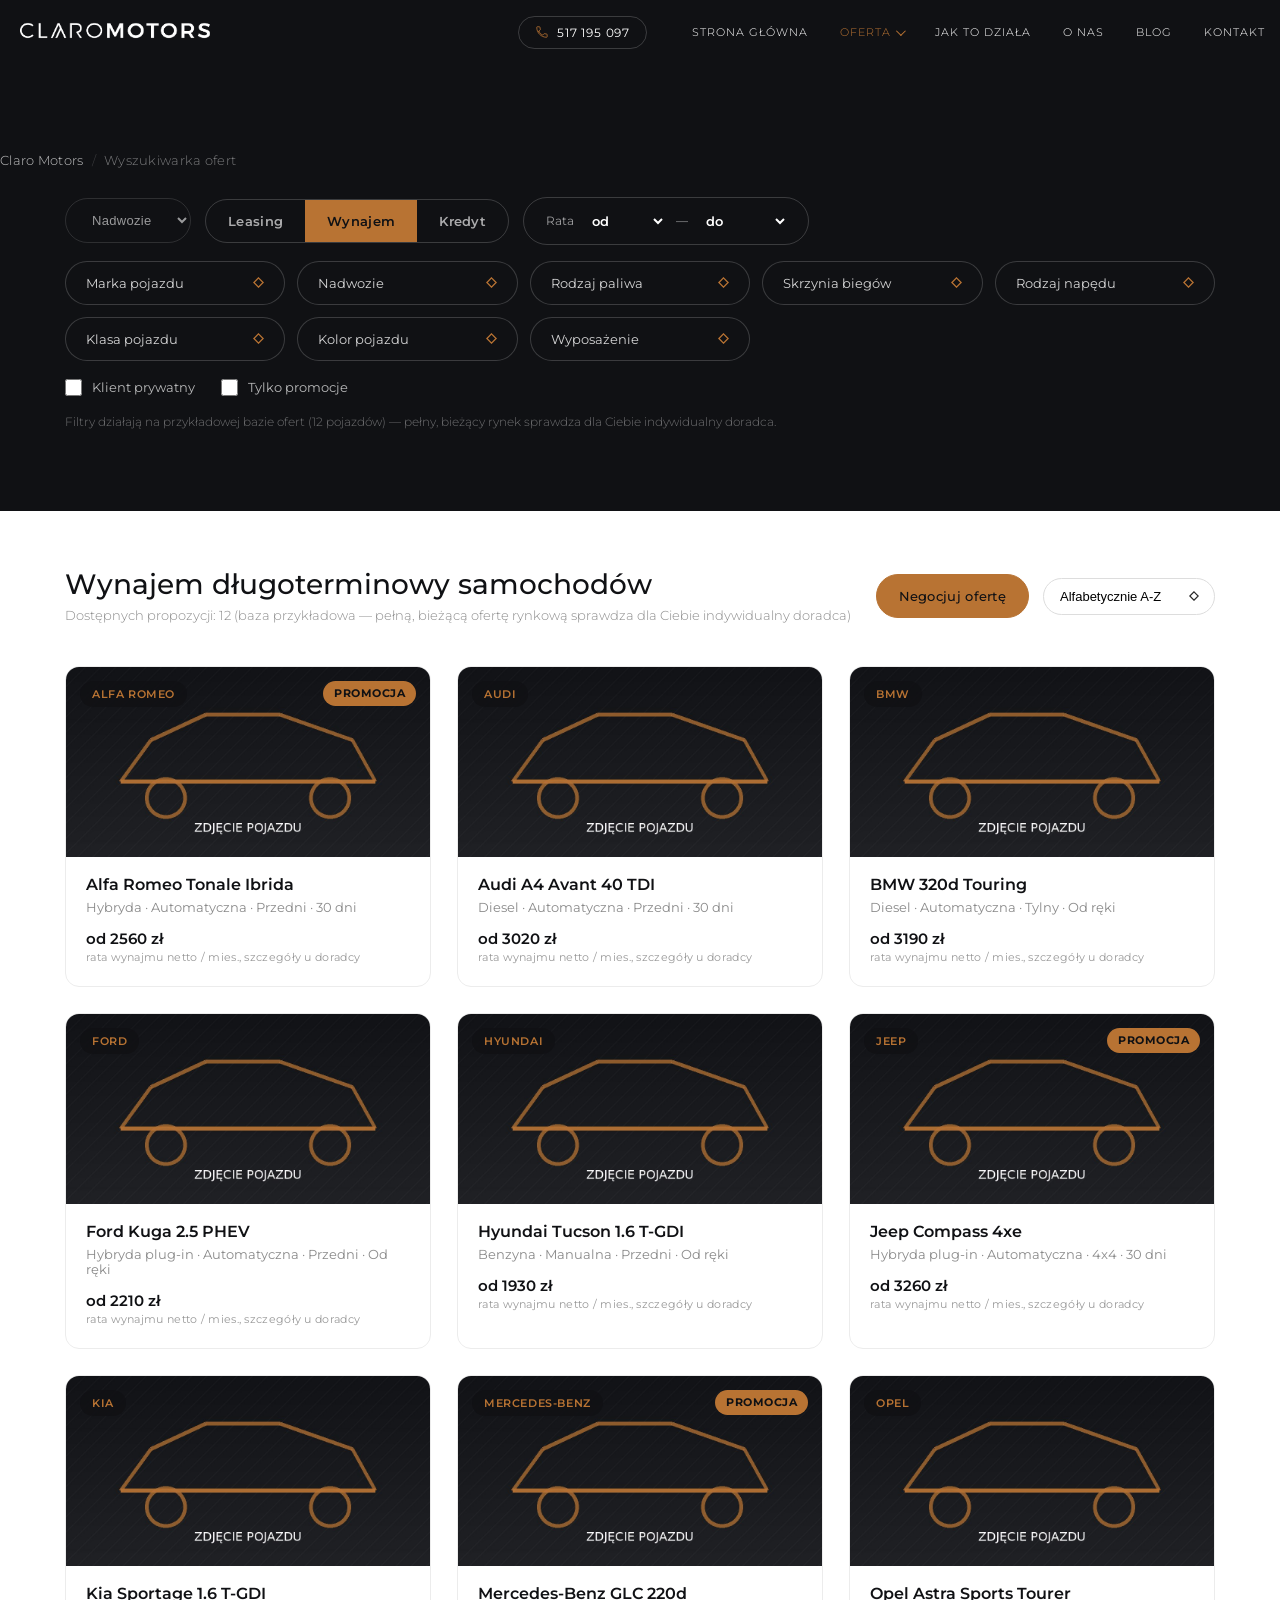
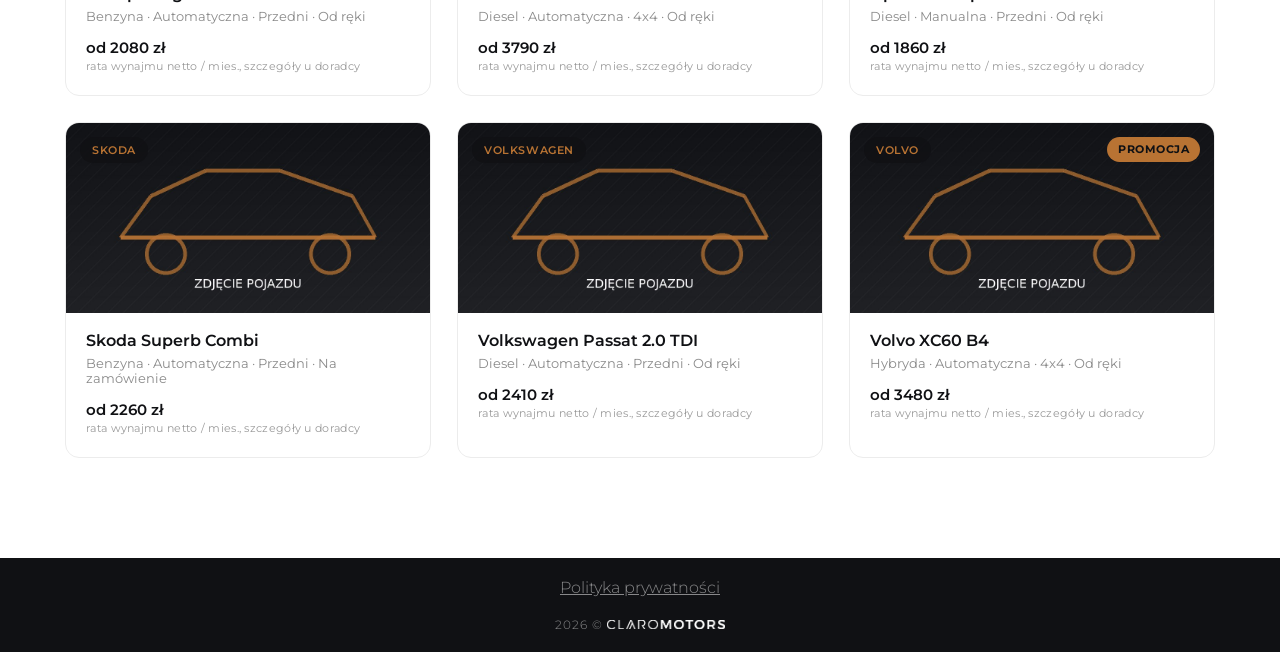
<file: wynajem.html>
<!DOCTYPE html>
<html lang="pl-PL">
<head>
    <meta charset="UTF-8">
    <title>Wynajem długoterminowy — wyszukiwarka ofert — Claro Motors</title>
    <meta name="description" content="Przeszukaj oferty wynajmu długoterminowego, leasingu i kredytu samochodowego w jednym miejscu. Filtruj po marce, nadwoziu, paliwie i wielu innych kryteriach.">
    <meta name="viewport" content="width=device-width, initial-scale=1.0">
    <meta name="theme-color" content="#101114">
    <link href="https://fonts.googleapis.com/css?family=Montserrat:300,400,500&display=swap&subset=latin-ext" rel="stylesheet">
    <link href="style.css" rel="stylesheet">
    <link href="enhancements.css" rel="stylesheet">
</head>
<body>
<header>
    <nav>
        <div id="logo"><a href='/'></a></div>
        <div class="nav-right">
            <a class="nav-phone" href="tel:517195097" aria-label="Zadzwoń: 517 195 097">
                <svg class="nav-phone-icon" viewBox="0 0 24 24" fill="none" xmlns="http://www.w3.org/2000/svg" aria-hidden="true">
                    <path d="M6.6 10.8c1.4 2.8 3.7 5.1 6.5 6.5l2.2-2.2c.3-.3.7-.4 1-.2 1.1.4 2.3.6 3.5.6.6 0 1 .4 1 1V20c0 .6-.4 1-1 1C10.6 21 3 13.4 3 4c0-.6.4-1 1-1h3.5c.6 0 1 .4 1 1 0 1.2.2 2.4.6 3.5.1.4 0 .8-.2 1L6.6 10.8z" stroke="currentColor" stroke-width="1.4" stroke-linecap="round" stroke-linejoin="round"/>
                </svg>
                <span class="nav-phone-number">517 195 097</span>
            </a>
            <input type="checkbox" id="menu-btn" class="menu-btn"/>
            <label for="menu-btn" class="menu-icon"><span class="navicon"></span></label>
            <ul class="menu">
                <li><a href="/">Strona główna</a></li>
                <li class="has-dropdown">
                    <div class="dropdown-head">
                        <a class="active" href="oferta.html">Oferta</a>
                        <button type="button" class="dropdown-toggle-mobile" aria-expanded="false" aria-label="Rozwiń podmenu Oferta">
                            <span class="dropdown-toggle-icon"></span>
                        </button>
                    </div>
                    <ul class="dropdown">
                            <li><a href="leasing.html">Leasing</a></li>
                            <li><a class="active" href="wynajem.html">Wynajem długoterminowy</a></li>
                            <li><a href="kalkulatory.html">Kalkulatory</a></li>
                            <li><a href="negocjuj-oferte.html">Negocjuj ofertę</a></li>
                            <li><a href="cesja.html">Cesja</a></li>
                    </ul>
                </li>
                <li><a href="jak-to-dziala.html">Jak to działa</a></li>
                <li><a href="o-nas.html">O nas</a></li>
                <li><a href="blog.html">Blog</a></li>
                <li><a href="kontakt.html">Kontakt</a></li>
                <li class="menu-phone-mobile"><a href="tel:517195097">517 195 097</a></li>
            </ul>
        </div>
    </nav>
</header>

<main>
    <section class="listing-hero">
        <div class="container">
            <p class="breadcrumb"><a href="/">Claro Motors</a><span class="sep">/</span>Wyszukiwarka ofert</p>
        </div>

        <div class="filter-panel">
            <div class="filter-toprow">
                <select class="filter-select" id="f-body-top" disabled title="Filtr nadwozia dostępny niżej">
                    <option>Nadwozie</option>
                </select>

                <div class="type-toggle" role="tablist" aria-label="Rodzaj finansowania">
                    <a href="#" data-type="leasing" role="tab">Leasing</a>
                    <a href="#" data-type="wynajem" role="tab">Wynajem</a>
                    <a href="#" data-type="kredyt" role="tab">Kredyt</a>
                </div>

                <div class="rate-range">
                    <span>Rata</span>
                    <select id="f-rate-min" aria-label="Rata od">
                        <option value="">od</option>
                        <option value="1500">1 500 zł</option>
                        <option value="2000">2 000 zł</option>
                        <option value="2500">2 500 zł</option>
                        <option value="3000">3 000 zł</option>
                    </select>
                    <span>—</span>
                    <select id="f-rate-max" aria-label="Rata do">
                        <option value="">do</option>
                        <option value="2000">2 000 zł</option>
                        <option value="2500">2 500 zł</option>
                        <option value="3000">3 000 zł</option>
                        <option value="3500">3 500 zł</option>
                        <option value="4500">4 500+ zł</option>
                    </select>
                </div>
            </div>

            <div class="filter-grid">
                <select id="f-brand"><option value="">Marka pojazdu</option></select>
                <select id="f-body"><option value="">Nadwozie</option></select>
                <select id="f-fuel"><option value="">Rodzaj paliwa</option></select>
                <select id="f-gearbox"><option value="">Skrzynia biegów</option></select>
                <select id="f-drive"><option value="">Rodzaj napędu</option></select>
                <select id="f-class"><option value="">Klasa pojazdu</option></select>
                <select id="f-color"><option value="">Kolor pojazdu</option></select>
                <select id="f-equipment"><option value="">Wyposażenie</option></select>
            </div>

            <div style="display:flex;flex-wrap:wrap;gap:26px;align-items:center;">
                <label class="filter-checkbox">
                    <input type="checkbox" id="privateClient">
                    Klient prywatny
                </label>
                <label class="filter-checkbox">
                    <input type="checkbox" id="f-promo">
                    Tylko promocje
                </label>
            </div>
        </div>
        <p class="demo-note">Filtry działają na przykładowej bazie ofert (12 pojazdów) — pełny, bieżący rynek sprawdza dla Ciebie indywidualny doradca.</p>
    </section>

    <section class="listing-results">
        <div class="listing-results-head">
            <div>
                <h1 class="reveal" data-reveal="fade-up" id="resultsHeading">Wyniki wyszukiwania</h1>
                <p class="listing-count" id="resultsCount">Ładowanie ofert…</p>
            </div>
            <div class="listing-actions">
                <a href="negocjuj-oferte.html" class="filter-pill" style="border-color:#b87333;color:#101114;background:#b87333;">Negocjuj ofertę</a>
                <select class="sort-select" id="sortSelect">
                    <option value="az">Alfabetycznie A-Z</option>
                    <option value="price-asc">Cena: od najniższej</option>
                    <option value="price-desc">Cena: od najwyższej</option>
                </select>
            </div>
        </div>

        <div class="car-grid" id="carGrid"></div>
    </section>
</main>

<footer>
    <section id="privacy-policy">
        <a class="link" href="polityka-prywatnosci.html">Polityka prywatności</a>
    </section>
    <section id="created-by">
        <p><span id="cm-year"></span> &copy; <a class="copy-rights-logo" href="/"></a></p>
    </section>
</footer>
<script src="enhancements.js" defer></script>
<script>document.getElementById('cm-year').textContent = new Date().getFullYear();</script>
<script>window.CM_DEFAULT_TYPE = "wynajem";</script>
<script src="search.js" defer></script>
</body>
</html>
</file>
<file: style.css>
header {
    width: 100%
}

header nav {
    position: fixed;
    z-index: 2;
    display: flex;
    justify-content: space-between;
    align-items: center;
    background-color: #101114;
    width: 100%
}

header nav #logo {
    padding: 20px
}

header nav #logo a {
    display: inline-block;
    width: 190px;
    height: 20px;
    background: url(images/logo_claro_motors.png) center center/contain no-repeat
}

header nav label.menu-icon {
    cursor: pointer;
    display: inline-block;
    padding: 20px;
    position: relative;
    user-select: none
}

header nav label.menu-icon .navicon {
    background: #fff;
    display: block;
    height: 2px;
    position: relative;
    transition: background .2s ease-out;
    width: 20px
}

header nav label.menu-icon .navicon:before,header nav label.menu-icon .navicon:after {
    background: #fff;
    content: '';
    display: block;
    height: 100%;
    position: absolute;
    transition: all .2s ease-out;
    width: 100%
}

header nav label.menu-icon .navicon:before {
    top: 6px
}

header nav label.menu-icon .navicon:after {
    top: -6px
}

header nav input.menu-btn {
    display: none
}

header nav input.menu-btn:checked ~ .menu {
    transform: scaleX(1);
    opacity: 1
}

header nav input.menu-btn:checked ~ .menu-icon .navicon {
    background: transparent
}

header nav input.menu-btn:checked ~ .menu-icon .navicon:before {
    transform: rotate(-45deg)
}

header nav input.menu-btn:checked ~ .menu-icon .navicon:after {
    transform: rotate(45deg)
}

header nav input.menu-btn:checked ~ .menu-icon .navicon:before,header nav input.menu-btn:checked ~ .menu-icon .navicon:after {
    top: 0
}

header nav ul.menu {
    position: absolute;
    top: 0;
    right: 0;
    width: 100%;
    height: 100vh;
    margin-top: 63px;
    padding: 0;
    background-color: #101114;
    list-style: none;
    overflow: hidden;
    transform-origin: 0% 0%;
    transform: translateX(100%);
    transition: transform 0.5s ease-out
}

header nav ul.menu a {
    display: block;
    padding: 20px;
    text-transform: uppercase;
    color: #fff;
    letter-spacing: 1.2px
}

header nav ul.menu a.active,header nav ul.menu a:hover {
    color: #b87333
}

@media (min-width: 1025px) {
    header nav label.menu-icon {
        display:none
    }

    header nav ul.menu {
        position: static;
        display: flex;
        justify-content: space-between;
        align-items: center;
        height: 100%;
        max-width: 500px;
        margin-top: 0;
        transform: translateX(0)
    }

    header nav ul.menu a {
        padding: 10px;
        font-size: 11px;
        letter-spacing: 1px
    }
}

main {
    width: 100%
}

main section {
    width: 100%;
    margin: 0 auto
}

main section p {
    text-align: justify;
    line-height: 1.6em
}

main section.only-text {
    max-width: 900px;
    padding: 100px 25px;
    display: flex;
    flex-direction: column;
    justify-content: space-between;
    align-items: center
}

main section.only-text h2 {
    margin-bottom: 40px;
    font-size: 35px;
    text-align: center
}

main section.only-text p {
    text-align: center
}

main section.only-text p:nth-of-type(1) {
    margin-bottom: 40px
}

main section._pic-1 {
    background: url(images/main-pic-1.jpg)
}

main section.parallax {
    width: 100%;
    background-position: center;
    background-attachment: fixed;
    background-repeat: no-repeat;
    background-size: cover
}

main section.parallax .row {
    width: 100%;
    display: flex
}

main section.parallax .row.left {
    justify-content: flex-start
}

main section.parallax .row.right {
    justify-content: flex-end
}

main section.parallax .row .text-container {
    width: 50%;
    height: 650px;
    display: flex;
    align-items: center
}

main section.parallax .row .text-container.dark {
    background-color: #262626;
    color: #e3e3e3;
    justify-content: flex-end
}

main section.parallax .row .text-container.bright {
    background-color: #fff;
    color: #262626;
    justify-content: flex-start
}

main section.parallax .row .text-container .text {
    width: 100%;
    max-width: 900px;
    padding: 0 60px
}

main section.text-with-color-bg {
    display: flex;
    flex-direction: column;
    align-items: center;
    justify-content: center;
    padding: 80px;
    background-color: #101114;
    color: #e3e3e3
}

main section.text-with-color-bg h3 {
    margin-bottom: 40px
}

main section.text-with-color-bg ul {
    margin-bottom: 40px
}

main section.text-with-color-bg ul li {
    font-size: 20px;
    font-weight: 300;
    line-height: 1.8em
}

main section.text-with-color-bg a {
    display: block;
    text-decoration: none;
    padding: 10px 20px;
    text-transform: uppercase;
    text-align: center;
    border: 2px solid #fff;
    color: #fff
}

main section.text-with-color-bg a:hover {
    background-color: #fff;
    color: #101114
}

main section.text-and-pic {
    display: flex;
    justify-content: center
}

main section.text-and-pic.gray-bg {
    background-color: #f5f5f7
}

main section.text-and-pic.dark-gray-bg {
    background-color: #262626;
    color: #e3e3e3
}

main section.text-and-pic .container {
    display: flex;
    width: 100%
}

main section.text-and-pic .container.reverse {
    flex-direction: row-reverse
}

main section.text-and-pic .container .picture {
    width: 50%;
    height: 650px
}

main section.text-and-pic .container .picture._pic-2 {
    background: url(images/main-pic-2.jpg) center center/cover no-repeat
}

main section.text-and-pic .container .picture._pic-3 {
    background: url(images/main-pic-3.jpg) center center/cover no-repeat
}

main section.text-and-pic .container .picture._pic-4 {
    background: url(images/main-pic-4.jpg) center center/cover no-repeat
}

main section.text-and-pic .container .text-container {
    width: 50%;
    display: flex
}

main section.text-and-pic .container .text-container.right {
    justify-content: flex-end
}

main section.text-and-pic .container .text-container .text {
    max-width: 900px;
    height: 100%;
    display: flex;
    flex-direction: column;
    justify-content: center;
    padding: 0 60px
}

main section.text-and-pic .container .text-container .text h3 {
    margin-bottom: 40px
}

main section.text-and-pic .container .text-container .text p {
    margin-bottom: 20px
}

main section.text-and-pic .container .text-container .text p:last-of-type {
    margin-bottom: 0
}

main section.opinions {
    width: 100%;
    height: 500px;
    display: flex;
    justify-content: center;
    align-items: center;
    background: url(images/opinions-bg.jpg) no-repeat fixed top;
    background-size: cover
}

main section.opinions .darker-bg {
    display: flex;
    justify-content: center;
    align-items: center;
    width: 100%;
    height: 100%;
    background-color: rgba(0,0,0,0.4)
}

main section.opinions .darker-bg .opinion {
    max-width: 500px;
    visibility: hidden;
    opacity: 0;
    transition: .5s linear;
    position: absolute
}

main section.opinions .darker-bg .opinion:first-child {
    visibility: visible;
    opacity: 1
}

main section.opinions .darker-bg .opinion.fade-in {
    visibility: visible;
    opacity: 1;
    transition-delay: .5s
}

main section.opinions .darker-bg .opinion.fade-out {
    visibility: hidden;
    opacity: 0
}

main section.opinions .darker-bg .opinion p {
    color: #e8e8e8;
    text-align: center
}

main section.opinions .darker-bg .opinion p.text {
    font-weight: 500;
    letter-spacing: 1.2px;
    padding: 25px
}

main section.opinions .darker-bg .opinion p.author {
    margin-top: 10px;
    text-align: center
}

main section#title {
    width: 100%;
    height: 100vh;
    background: url(images/title.jpg) no-repeat fixed center;
    background-size: cover
}

main section#title .darker-title-bg {
    width: 100%;
    height: 100%;
    background-color: rgba(0,0,0,0.5);
    display: flex;
    flex-direction: column;
    justify-content: center;
    align-content: center;
    padding: 0 10px
}

main section#title .darker-title-bg h2,main section#title .darker-title-bg p {
    color: #fff;
    font-weight: 300;
    font-size: 1.3em;
    text-align: center;
    line-height: 1.4em
}

main section#title .darker-title-bg .short-logo {
    display: inline-block;
    width: 83px;
    height: 15px;
    background: url(images/short_logo_claro_motors.png) center/cover no-repeat
}

@media (max-width: 1024px) {
    main section#title {
        background:url(images/title.jpg) center/cover no-repeat;
        background-attachment: scroll
    }

    main section.text-and-pic .container {
        flex-direction: column
    }

    main section.text-and-pic .container.reverse {
        flex-direction: column
    }

    main section.text-and-pic .container .picture {
        width: 100%;
        height: 40vh
    }

    main section.text-and-pic .container .text-container {
        width: 100%
    }

    main section.text-and-pic .container .text-container.right {
        justify-content: normal
    }

    main section.text-and-pic .container .text-container .text {
        max-width: 100%;
        padding: 60px
    }

    main section.parallax {
        background: none;
        display: flex;
        flex-direction: column
    }

    main section.parallax .row {
        align-items: center
    }

    main section.parallax .row.left,main section.parallax .row.right {
        justify-content: center
    }

    main section.parallax .row .text-container {
        width: 100%;
        height: auto
    }

    main section.parallax .row .text-container.dark,main section.parallax .row .text-container.bright {
        justify-content: center
    }

    main section.parallax .row .text-container .text {
        max-width: 100%;
        padding: 100px 60px
    }

    main section.opinions {
        background: url(images/opinions-bg.jpg) top center/cover no-repeat;
        background-attachment: scroll
    }
}

@media (max-width: 500px) {
    main section p {
        text-align:left
    }

    main section.only-text h2 {
        font-size: 30px
    }

    main section.parallax .row .text-container .text {
        padding: 60px 25px
    }

    main section.text-with-color-bg {
        padding: 60px 25px
    }

    main section.text-with-color-bg ul {
        padding-left: 25px
    }

    main section.text-and-pic .container .text-container .text {
        padding: 60px 25px
    }

    main section.opinions {
        height: 100vh
    }
}

@media (min-width: 768px) {
    main section#title .darker-title-bg h2,main section#title .darker-title-bg p {
        font-size:2em
    }

    main section#title .darker-title-bg .short-logo {
        width: 125px;
        height: 23px
    }
}

main #section-picture {
    width: 100%;
    height: 400px
}

main #section-picture .dark-bg {
    width: 100%;
    height: 100%;
    background-color: rgba(0,0,0,0.6);
    display: flex;
    justify-content: center;
    align-items: flex-end;
    padding-bottom: 60px
}

main #section-picture .dark-bg h2 {
    width: 100%;
    max-width: 1024px;
    font-size: 55px;
    font-weight: 500;
    color: #e8e8e8;
    letter-spacing: 3px;
    padding: 0 60px
}

main .section-container {
    width: 100%;
    background: linear-gradient(to bottom, white 0%, whitesmoke 47%, #dcdbdc 76%, #c7c5c7 100%)
}

main#offer #section-picture {
    background: url(images/offer_main.jpg) center center/cover no-repeat
}

main#offer section#main p {
    padding-bottom: 40px;
    line-height: 1.6em
}

main#offer section#main p:last-of-type {
    padding-bottom: 60px
}

main#offer section#main hr {
    border-top: 1px solid gray;
    border-bottom: none;
    border-left: none;
    border-right: none;
    margin-bottom: 30px
}

main#contact #section-picture {
    background: url(images/contact_main.jpg) center center/cover no-repeat
}

main#about_business #section-picture {
    background: url(images/about_business_main.jpg) center center/cover no-repeat
}

main#about_business section#main .box {
    margin: 80px 0;
    width: 100%;
    display: flex;
    flex-direction: column;
    align-items: center;
    justify-content: center
}

main#about_business section#main .box:first-of-type {
    margin-top: 0
}

main#about_business section#main .box:last-of-type {
    margin-bottom: 0
}

main#about_business section#main .box .step {
    display: flex;
    flex-direction: column;
    justify-content: space-between;
    align-items: center;
    width: 128px;
    height: 180px;
    margin-bottom: 30px
}

main#about_business section#main .box .step .icon {
    width: 128px;
    height: 128px
}

main#about_business section#main .box .step .icon._icon-1 {
    background: url(images/icon-1.png) center center/cover no-repeat
}

main#about_business section#main .box .step .icon._icon-2 {
    background: url(images/icon-2.png) center center/cover no-repeat
}

main#about_business section#main .box .step .icon._icon-3 {
    background: url(images/icon-3.png) center center/cover no-repeat
}

main#about_business section#main .box .step .icon._icon-4 {
    background: url(images/icon-4.png) center center/cover no-repeat
}

main#about_business section#main .box .step .icon._icon-5 {
    background: url(images/icon-5.png) center center/cover no-repeat
}

main#about_business section#main .box .text {
    width: 100%
}

main#about_business section#main .box .text h3 {
    text-align: center
}

main#about_business section#main .box .text p {
    margin-top: 20px;
    padding-bottom: 0;
    text-align: left
}

@media (min-width: 600px) {
    main#about_business section#main .box {
        flex-direction:row
    }

    main#about_business section#main .box .step {
        margin-bottom: 0
    }

    main#about_business section#main .box .text {
        padding-left: 60px
    }

    main#about_business section#main .box .text h3 {
        text-align: left
    }
}

@media (min-width: 900px) {
    main#about_business section#main .box {
        margin:100px 0
    }

    main#about_business section#main .box:first-of-type {
        margin-top: 0
    }

    main#about_business section#main .box.left {
        justify-content: flex-start
    }

    main#about_business section#main .box.right {
        justify-content: flex-end
    }

    main#about_business section#main .box .text {
        width: calc(60% - 128px)
    }
}

main#about_company #section-picture {
    background: url(images/about_company_main.jpg) center center/cover no-repeat
}

main#about_company .contact-data-container {
    width: 100%;
    display: flex;
    flex-direction: column;
    justify-content: center;
    align-items: center
}

main#about_company .contact-data-container .contact-data-picture {
    background: url(images/contact-data-picture.jpg) center 0/cover no-repeat;
    width: 300px;
    height: 300px;
    border-radius: 50%;
    margin-bottom: 30px
}

main#about_company .contact-data-container .contact-data-info:not(:last-of-type) {
    margin-bottom: 30px
}

main#about_company .contact-data-container .contact-data-info p {
    width: 100%;
    text-align: center;
    color: #101114;
    padding-bottom: 0
}

main#about_company .contact-data-container .contact-data-info p.position {
    font-size: 14px;
    padding-bottom: 10px
}

main#about_company .contact-data-container .contact-data-info a {
    display: inline-block;
    width: 100%;
    text-align: center;
    text-decoration: none;
    color: #101114;
    padding-bottom: 10px
}

main#about_company .contact-data-container .contact-data-info a:last-child {
    padding-bottom: 0
}

main#privacy_policy #section-picture {
    background: url(images/privacy_policy_main.jpg) center center/cover no-repeat
}

main#privacy_policy section#main p:first-of-type {
    padding-bottom: 15px
}

main#privacy_policy section#main p:last-of-type {
    padding-bottom: 0
}

main#privacy_policy section#main ol {
    margin-left: 20px
}

main#privacy_policy section#main .sub-list {
    margin-left: 20px;
    list-style-type: upper-roman
}

main#privacy_policy section#main li {
    text-align: left;
    line-height: 1.6em;
    margin-bottom: 15px
}

@media (max-width: 530px) {
    main#privacy_policy #section-picture .dark-bg h2 {
        font-size:10vw
    }
}

main section#main {
    padding: 60px;
    max-width: 1024px
}

main section#main h2 {
    font-size: 3em;
    padding-bottom: 40px;
    font-weight: 500
}

main section#main h3 {
    padding-bottom: 40px
}

main section#main p {
    padding-bottom: 40px;
    text-align: left;
    line-height: 1.6em
}

main section#main p.with-list {
    padding-bottom: 30px
}

@media (max-width: 500px) {
    main section#main {
        padding:60px 25px
    }

    main #section-picture .dark-bg h2 {
        padding: 0 25px
    }
}

@media (min-height: 1355px) {
    main#about_company .section-container {
        height:calc(100vh - 453px)
    }
}

footer {
    flex-direction: column;
    width: 100%;
    background-color: #101114
}

footer section {
    width: 100%;
    color: rgba(255,255,255,0.5)
}

footer section a {
    color: rgba(255,255,255,0.5)
}

footer section#contact {
    display: flex;
    flex-direction: column;
    justify-content: center;
    align-items: center;
    padding-top: 20px
}

footer section#contact .contact-data {
    display: flex;
    flex-direction: column;
    align-content: center;
    justify-content: space-between;
    height: 70px;
    margin-bottom: 10px;
    font-weight: 300
}

footer section#contact .contact-data p {
    width: 100%;
    text-align: center;
    color: rgba(255,255,255,0.5)
}

footer section#contact .contact-data a {
    display: inline-block;
    width: 100%;
    text-align: center
}

footer section#contact .social-media {
    display: flex
}

footer section#contact .social-media a {
    display: inline-block;
    width: 48px;
    height: 48px
}

footer section#contact .social-media a.facebook {
    background: url(images/social_media_facebook.svg) center center/cover no-repeat
}

footer section#contact .social-media a.instagram {
    background: url(images/social_media_instagram.svg) center center/cover no-repeat
}

footer section#privacy-policy {
    display: flex;
    justify-content: center;
    padding-top: 20px
}

footer section#privacy-policy.small-padding {
    padding-top: 10px
}

footer section#privacy-policy .link {
    display: block;
    text-decoration: underline;
    font-weight: 300
}

footer section#created-by {
    display: flex;
    justify-content: flex-end
}

footer section#created-by p {
    width: 100%;
    text-align: center;
    font-size: 10px;
    color: rgba(255,255,255,0.5);
    padding: 20px 0;
    letter-spacing: .9px
}

footer section#created-by p a.copy-rights-logo {
    display: inline-block;
    width: 102px;
    height: 8px;
    background: url(images/logo_claro_motors.png) center/cover no-repeat
}

@media (min-width: 768px) {
    footer section#created-by p {
        font-size:12px
    }

    footer section#created-by p a.copy-rights-logo {
        width: 118px;
        height: 9px
    }
}

main#contact section#main {
    padding-bottom: 60px
}

main#contact section#main .contact-container {
    width: 100%;
    display: flex;
    justify-content: space-between
}

main#contact section#main .contact-container .contact-data {
    width: 300px
}

main#contact section#main .contact-container .contact-data .contact-data-container {
    width: 100%;
    height: 100%;
    display: flex;
    flex-direction: column;
    align-items: center
}

main#contact section#main .contact-container .contact-data .contact-data-container .contact-data-picture {
    background: url(images/contact-data-picture.jpg) center 0/cover no-repeat;
    width: 300px;
    height: 300px;
    border-radius: 50%;
    margin-bottom: 30px
}

main#contact section#main .contact-container .contact-data .contact-data-container .contact-data-info:not(:last-of-type) {
    margin-bottom: 30px
}

main#contact section#main .contact-container .contact-data .contact-data-container .contact-data-info p {
    width: 100%;
    text-align: center;
    font-size: 26px;
    color: #101114;
    padding-bottom: 10px
}

main#contact section#main .contact-container .contact-data .contact-data-container .contact-data-info a {
    display: inline-block;
    width: 100%;
    text-align: center;
    text-decoration: none;
    color: #101114;
    font-size: 20px;
    padding-bottom: 10px
}

main#contact section#main .contact-container .contact-data .contact-data-container .contact-data-info a:last-child {
    padding-bottom: 0
}

main#contact section#main .contact-container .contact-data .contact-data-container .contact-data-info a.mail {
    font-size: 18px
}

main#contact section#main .contact-container .contact-form {
    width: calc(100% - 370px)
}

main#contact section#main .contact-container .contact-form form {
    width: 100%;
    display: flex;
    flex-wrap: wrap
}

main#contact section#main .contact-container .contact-form form .form-row {
    display: flex;
    flex-direction: column;
    width: 100%
}

main#contact section#main .contact-container .contact-form form .form-row:not(:last-child) {
    margin-bottom: 30px
}

main#contact section#main .contact-container .contact-form form .form-row.half {
    width: calc(50% - 15px);
    margin-right: 30px
}

main#contact section#main .contact-container .contact-form form .form-row.half:nth-child(2n) {
    margin-right: 0
}

main#contact section#main .contact-container .contact-form form .form-row label.checkbox-container {
    position: relative;
    margin-bottom: 24px
}

main#contact section#main .contact-container .contact-form form .form-row label.checkbox-container input[type=checkbox] {
    position: absolute;
    opacity: 0;
    cursor: pointer;
    outline: none
}

main#contact section#main .contact-container .contact-form form .form-row label.checkbox-container input[type=checkbox]:checked ~ .checkbox-custom {
    background-color: #262626;
    -webkit-transform: rotate(0deg) scale(1);
    -ms-transform: rotate(0deg) scale(1);
    transform: rotate(0deg) scale(1);
    opacity: 1;
    border: 2px solid #262626
}

main#contact section#main .contact-container .contact-form form .form-row label.checkbox-container input[type=checkbox]:checked ~ .checkbox-custom::after {
    -webkit-transform: rotate(45deg) scale(1);
    -ms-transform: rotate(45deg) scale(1);
    transform: rotate(45deg) scale(1);
    opacity: 1;
    left: 7px;
    top: 0;
    width: 5px;
    height: 14px;
    border: solid #fff;
    border-width: 0 2px 2px 0;
    background-color: transparent
}

main#contact section#main .contact-container .contact-form form .form-row label.checkbox-container .checkbox-custom {
    position: absolute;
    top: 0;
    left: 0;
    height: 24px;
    width: 24px;
    cursor: pointer;
    background-color: transparent;
    transition: all 0.3s ease-out;
    -webkit-transition: all 0.3s ease-out;
    -moz-transition: all 0.3s ease-out;
    -ms-transition: all 0.3s ease-out;
    -o-transition: all 0.3s ease-out;
    border: 2px solid #262626
}

main#contact section#main .contact-container .contact-form form .form-row label.checkbox-container .checkbox-custom::after {
    position: absolute;
    content: "";
    left: 12px;
    top: 12px;
    height: 0;
    width: 0;
    border: solid #fff;
    border-width: 0 3px 3px 0;
    -webkit-transform: rotate(0deg) scale(0);
    -ms-transform: rotate(0deg) scale(0);
    transform: rotate(0deg) scale(0);
    opacity: 1;
    transition: all 0.3s ease-out;
    -webkit-transition: all 0.3s ease-out;
    -moz-transition: all 0.3s ease-out;
    -ms-transition: all 0.3s ease-out;
    -o-transition: all 0.3s ease-out
}

main#contact section#main .contact-container .contact-form form .form-row label.checkbox-container .checkbox-info {
    position: absolute;
    top: 5px;
    left: 32px;
    font-size: 11px
}

main#contact section#main .contact-container .contact-form form .form-row label {
    margin-bottom: 15px;
    font-size: 22px
}

main#contact section#main .contact-container .contact-form form .form-row input[type=text],main#contact section#main .contact-container .contact-form form .form-row input[type=email],main#contact section#main .contact-container .contact-form form .form-row input[type=tel] {
    border: 3px solid #101114;
    height: 50px;
    padding: 0 10px;
    font-size: 18px;
    outline: none;
    background-color: transparent
}

main#contact section#main .contact-container .contact-form form .form-row textarea {
    border: 3px solid #101114;
    height: 150px;
    padding: 20px;
    font-size: 18px;
    outline: none;
    background-color: transparent
}

main#contact section#main .contact-container .contact-form form .form-row button {
    margin: 0 auto;
    width: 100%;
    max-width: 300px;
    height: 50px;
    background-color: #101114;
    color: #fff;
    font-size: 22px;
    cursor: pointer;
    border: none;
    outline: none
}

main#contact section#main .contact-container .contact-form form .form-row button:hover {
    border: 3px solid #101114;
    background-color: transparent;
    color: #101114
}

main#contact section#main .contact-container .contact-form form .form-row button.disabled {
    background-color: #858585;
    color: #101114;
    cursor: default;
    border: none
}

main#contact section#main .contact-container .contact-form form .form-row button.disabled:hover {
    border: none;
    background-color: #858585
}

main#contact section#main .contact-container .contact-form form .form-row input[type=tel].error,main#contact section#main .contact-container .contact-form form .form-row input[type=email].error,main#contact section#main .contact-container .contact-form form .form-row textarea.error {
    border-color: #E01546
}

main#contact section#main .contact-container .contact-form form .form-row div.error {
    color: #E01546;
    margin: 5px 0 0;
    font-size: 0.8rem
}

main#contact section#main .contact-container .contact-form form div#response-message {
    display: none;
    width: 100%;
    margin-bottom: 30px;
    padding: 20px;
    background-color: #53a66c;
    color: #000;
    font-size: 17px;
    text-align: center
}

main#contact section#main .contact-container .contact-form form div#response-message.error {
    background-color: #cf5b57
}

@media (max-width: 768px) {
    main#contact .section-container section#main .contact-container {
        flex-direction:column-reverse
    }

    main#contact .section-container section#main .contact-container .contact-data {
        width: 100%
    }

    main#contact .section-container section#main .contact-container .contact-form {
        width: 100%;
        margin-bottom: 60px
    }
}

@media (max-width: 500px) {
    main#contact .section-container section#main .contact-container .contact-form .form-row.half {
        width:100%;
        margin-right: 0
    }
}

@media (min-height: 1266px) {
    main#contact .section-container {
        height:calc(100vh - 454px)
    }
}

* {
    box-sizing: border-box;
    margin: 0;
    padding: 0
}

body {
    font-family: 'Montserrat', Arial, sans-serif;
    background-color: #fff;
    color: #262626
}

h2 {
    text-transform: uppercase;
    letter-spacing: 1.5px;
    font-weight: 400;
    font-size: 1.8em
}

h3 {
    text-transform: uppercase;
    letter-spacing: 1.5px;
    font-weight: 400;
    font-size: 1.5em
}

p,li {
    font-weight: 300
}

a {
    text-decoration: none
}
</file>
<file: enhancements.css>
/* =========================================================
   CLARO MOTORS — ENHANCEMENTS
   Dokłada: rozszerzone menu (dropdown), telefon w headerze,
   efekt blasku logo, płynne animacje reveal przy scrollu.
   Nie modyfikuje istniejącego style.css — ładować PO nim.
   ========================================================= */

:root{
    --cm-accent: #b87333;
    --cm-accent-soft: rgba(184, 115, 51, .45);
    --cm-dark: #101114;
    --cm-ease: cubic-bezier(.16,.84,.44,1);
}

/* ---------------------------------------------------------
   1. LOGO — subtelny efekt blasku (bez zmiany samego logo)
   --------------------------------------------------------- */
header nav #logo a{
    transition: filter .45s var(--cm-ease);
    will-change: filter;
}

header nav #logo a:hover,
header nav #logo a:focus-visible{
    filter:
        drop-shadow(0 0 6px var(--cm-accent-soft))
        drop-shadow(0 0 18px rgba(184, 115, 51, .25));
}

/* delikatny, jednorazowy "oddech" logo przy wejściu na stronę */
@keyframes cm-logo-intro-glow{
    0%   { filter: drop-shadow(0 0 0 rgba(184,115,51,0)); }
    50%  { filter: drop-shadow(0 0 10px rgba(184,115,51,.35)); }
    100% { filter: drop-shadow(0 0 0 rgba(184,115,51,0)); }
}

header nav #logo a.cm-intro{
    animation: cm-logo-intro-glow 2.2s var(--cm-ease) .3s 1;
}

/* ---------------------------------------------------------
   2. NAV — kontener prawej strony (telefon + hamburger + menu)
   --------------------------------------------------------- */
header nav .nav-right{
    display: flex;
    align-items: center;
    height: 100%;
}

/* Telefon w headerze — widoczny na desktopie */
.nav-phone{
    display: flex;
    align-items: center;
    gap: 8px;
    padding: 8px 16px;
    margin-right: 4px;
    border: 1px solid rgba(255,255,255,.18);
    border-radius: 999px;
    color: #fff;
    font-size: 12px;
    letter-spacing: .8px;
    white-space: nowrap;
    transition: border-color .3s var(--cm-ease), color .3s var(--cm-ease), background-color .3s var(--cm-ease);
}

.nav-phone-icon{
    width: 14px;
    height: 14px;
    color: var(--cm-accent);
    flex-shrink: 0;
    transition: transform .3s var(--cm-ease);
}

.nav-phone:hover{
    border-color: var(--cm-accent);
    background-color: rgba(184, 115, 51, .08);
}

.nav-phone:hover .nav-phone-icon{
    transform: rotate(-8deg) scale(1.05);
}

/* Duplikat numeru telefonu w mobilnym rozwijanym menu */
.menu-phone-mobile{
    display: none;
}

@media (max-width: 1024px){
    .nav-phone-number{
        display: none;
    }
    .nav-phone{
        padding: 8px 10px;
        margin-right: 0;
        border-color: transparent;
    }
    .menu-phone-mobile{
        display: block;
        margin-top: 20px;
        border-top: 1px solid rgba(255,255,255,.12);
    }
    .menu-phone-mobile a{
        color: var(--cm-accent) !important;
        font-weight: 500;
    }
}

/* ---------------------------------------------------------
   3. DROPDOWN "Oferta" — desktop: hover, subtelne opadanie
   --------------------------------------------------------- */
header nav ul.menu li.has-dropdown{
    display: flex;
    flex-direction: column;
}
header nav ul.menu .dropdown-head{
    display: flex;
    align-items: center;
}

.dropdown-toggle-mobile{
    display: none;
}

@media (min-width: 1025px){

    /* Naprawa ściśniętego menu: oryginalny max-width:500px był myślany
       na 5 krótkich pozycji, a mamy teraz 6 + telefon obok — usuwamy
       sztywny limit i pilnujemy, żeby tekst nigdy się nie łamał. */
    header nav ul.menu{
        max-width: none;
        justify-content: flex-start;
        gap: 2px;
        flex-shrink: 0;
        /* KRYTYCZNE: oryginalny style.css ma "overflow: hidden" na tym
           elemencie (potrzebne dla mobilnego wysuwania menu) — na desktopie
           to obcinało rozwijany dropdown "Oferta", zanim zdążył się pokazać. */
        overflow: visible;
    }

    header nav ul.menu a{
        white-space: nowrap;
        padding: 10px 15px;
    }

    header nav .nav-right{
        gap: 26px;
    }

    header nav ul.menu li.has-dropdown{
        position: relative;
        flex-direction: row;
    }

    header nav ul.menu .dropdown-head{
        position: relative;
    }

    .dropdown-toggle-mobile{ display: none !important; }

    header nav ul.menu li.has-dropdown > .dropdown-head > a{
        display: flex;
        align-items: center;
        gap: 5px;
        white-space: nowrap;
    }

    header nav ul.menu li.has-dropdown > .dropdown-head > a::after{
        content: '';
        width: 6px;
        height: 6px;
        border-right: 1.5px solid currentColor;
        border-bottom: 1.5px solid currentColor;
        transform: rotate(45deg) translateY(-2px);
        transition: transform .3s var(--cm-ease);
    }

    header nav ul.menu li.has-dropdown:hover > .dropdown-head > a::after{
        transform: rotate(225deg) translateY(2px);
    }

    header nav ul.menu .dropdown{
        list-style: none;
        position: absolute;
        top: 100%;
        left: 50%;
        transform: translate(-50%, -18px) scale(.96);
        transform-origin: top center;
        min-width: 250px;
        margin-top: 18px;
        padding: 10px 0;
        max-height: none !important;
        background-color: var(--cm-dark);
        border-top: 2px solid var(--cm-accent);
        box-shadow: 0 30px 60px rgba(0,0,0,.5);
        opacity: 0;
        visibility: hidden;
        pointer-events: none;
        transition: opacity .4s var(--cm-ease), transform .4s var(--cm-ease), visibility .4s;
    }

    header nav ul.menu li.has-dropdown:hover .dropdown,
    header nav ul.menu li.has-dropdown:focus-within .dropdown{
        opacity: 1;
        visibility: visible;
        pointer-events: auto;
        transform: translate(-50%, 0) scale(1);
    }

    /* Mały "mostek" łączący link z dropdownem, żeby mysz mogła swobodnie
       przejechać z "Oferta" do listy bez zamykania się dropdownu */
    header nav ul.menu li.has-dropdown::after{
        content: '';
        position: absolute;
        left: 0; right: 0;
        top: 100%;
        height: 18px;
    }

    header nav ul.menu .dropdown li a{
        padding: 13px 24px;
        font-size: 11px;
        white-space: nowrap;
        letter-spacing: 1px;
    }
}

/* Mobile: dropdown domyślnie zwinięty, jawny przycisk rozwijania (accordion) */
@media (max-width: 1024px){
    header nav ul.menu .dropdown-head{
        justify-content: space-between;
    }

    header nav ul.menu li.has-dropdown > .dropdown-head > a{
        flex: 1;
    }

    .dropdown-toggle-mobile{
        display: flex;
        align-items: center;
        justify-content: center;
        width: 44px;
        height: 44px;
        flex-shrink: 0;
        margin-right: 8px;
        background: rgba(255,255,255,.06);
        border-radius: 8px;
        transition: background-color .3s var(--cm-ease), transform .3s var(--cm-ease);
    }
    .dropdown-toggle-mobile:active{ transform: scale(.92); }

    .dropdown-toggle-icon{
        position: relative;
        width: 12px;
        height: 12px;
    }
    .dropdown-toggle-icon::before,
    .dropdown-toggle-icon::after{
        content: '';
        position: absolute;
        top: 50%; left: 50%;
        background: var(--cm-accent);
        transition: transform .35s var(--cm-ease);
    }
    .dropdown-toggle-icon::before{
        width: 12px; height: 2px;
        transform: translate(-50%, -50%);
    }
    .dropdown-toggle-icon::after{
        width: 2px; height: 12px;
        transform: translate(-50%, -50%);
    }
    .dropdown-toggle-mobile[aria-expanded="true"] .dropdown-toggle-icon::after{
        transform: translate(-50%, -50%) rotate(90deg);
        opacity: 0;
    }
    .dropdown-toggle-mobile[aria-expanded="true"]{
        background: var(--cm-accent);
    }
    .dropdown-toggle-mobile[aria-expanded="true"] .dropdown-toggle-icon::before{
        background: #101114;
    }

    header nav ul.menu .dropdown{
        list-style: none;
        max-height: 0;
        overflow: hidden;
        opacity: .001;
        padding: 0 0 0 20px;
        transition: max-height .45s var(--cm-ease), opacity .35s var(--cm-ease);
    }
    header nav ul.menu li.has-dropdown.is-open .dropdown{
        max-height: 400px;
        opacity: 1;
        padding: 6px 0 14px 20px;
    }

    header nav ul.menu .dropdown li a{
        padding: 11px 20px;
        font-size: 13px;
        opacity: .8;
    }
}

/* ---------------------------------------------------------
   3b. HEADER — reakcja na scroll (premium, "shrink on scroll")
   --------------------------------------------------------- */
header nav{
    transition: box-shadow .4s var(--cm-ease), background-color .4s var(--cm-ease);
}
header nav.cm-scrolled{
    box-shadow: 0 12px 32px rgba(0,0,0,.35);
    background-color: rgba(16,17,20,.97);
}

/* ---------------------------------------------------------
   3c. Delikatny fade-in całej strony przy wejściu
   --------------------------------------------------------- */
body{
    animation: cm-page-in .5s var(--cm-ease);
}
@keyframes cm-page-in{
    from{ opacity: 0; }
    to{ opacity: 1; }
}

/* ---------------------------------------------------------
   3d. Mikro-interakcje przycisków (hover/active) — "wow"
   --------------------------------------------------------- */
main section.text-with-color-bg a,
.btn-outline-light,
a[href="kontakt.html"][style*="border"],
a[href="kontakt.html"][style*="border-radius"] {
    transition: transform .3s var(--cm-ease), box-shadow .3s var(--cm-ease), background-color .3s var(--cm-ease), color .3s var(--cm-ease) !important;
}
main section.text-with-color-bg a:hover{
    transform: translateY(-3px);
    box-shadow: 0 14px 30px rgba(255,255,255,.08);
}
main section.text-with-color-bg a:active{
    transform: translateY(0);
}

.filter-pill:hover, .type-toggle a:hover, .car-card:hover{
    will-change: transform;
}

/* ---------------------------------------------------------
   4. SCROLL REVEAL — płynne, czyste pojawianie się treści
   --------------------------------------------------------- */
.reveal{
    opacity: 0;
    transform: translateY(28px);
    transition: opacity .9s var(--cm-ease), transform .9s var(--cm-ease);
    will-change: opacity, transform;
}

.reveal[data-reveal="fade-left"]{
    transform: translateX(-36px);
}

.reveal[data-reveal="fade-right"]{
    transform: translateX(36px);
}

.reveal.in-view{
    opacity: 1;
    transform: translate(0, 0);
}

/* Delikatne przejście teł między sekcjami — spójność, brak "cięć" */
main section,
main section.text-and-pic,
main section.text-with-color-bg{
    transition: background-color .4s ease;
}

/* ---------------------------------------------------------
   5. IKONY KROKÓW ("Jak to działa") — subtelny hover
   --------------------------------------------------------- */
main#about_business section#main .box .step .icon{
    transition: transform .4s var(--cm-ease), filter .4s var(--cm-ease);
}
main#about_business section#main .box:hover .icon{
    transform: translateY(-4px);
    filter: drop-shadow(0 6px 14px rgba(184,115,51,.18));
}

/* ---------------------------------------------------------
   6. FORMULARZ KONTAKTOWY — stan focus w kolorze akcentu
   --------------------------------------------------------- */
main#contact input[type=text]:focus,
main#contact input[type=email]:focus,
main#contact input[type=tel]:focus,
main#contact textarea:focus{
    border-color: var(--cm-accent) !important;
}

main#contact #response-message{
    display: none;
}
main#contact #response-message[style*="block"]{
    animation: cm-fade-in .4s var(--cm-ease);
}
@keyframes cm-fade-in{
    from{ opacity:0; transform: translateY(-6px); }
    to{ opacity:1; transform: translateY(0); }
}

/* ---------------------------------------------------------
   7. WYSZUKIWARKA OFERT (Leasing / Wynajem)
   --------------------------------------------------------- */
.listing-hero{
    background-color: var(--cm-dark);
    padding: 150px 0 40px;
}

.breadcrumb{
    color: rgba(255,255,255,.45);
    font-size: 13px;
    letter-spacing: .3px;
    margin-bottom: 26px;
}
.breadcrumb a{ color: rgba(255,255,255,.75); }
.breadcrumb a:hover{ color: var(--cm-accent); }
.breadcrumb .sep{ margin: 0 8px; opacity:.4; }

.filter-panel{
    max-width: 1200px;
    margin: 0 auto;
    padding: 0 25px 34px;
}

.filter-toprow{
    display: flex;
    flex-wrap: wrap;
    gap: 14px;
    align-items: center;
    margin-bottom: 16px;
}

.filter-pill, .filter-select{
    display: inline-flex;
    align-items: center;
    gap: 8px;
    padding: 13px 22px;
    border-radius: 999px;
    border: 1px solid rgba(255,255,255,.18);
    background: transparent;
    color: rgba(255,255,255,.82);
    font-size: 13px;
    font-weight: 500;
    letter-spacing: .3px;
    cursor: pointer;
    transition: border-color .25s var(--cm-ease), background-color .25s var(--cm-ease), color .25s var(--cm-ease);
    white-space: nowrap;
}
.filter-pill:hover, .filter-select:hover{ border-color: var(--cm-accent); }

.type-toggle{
    display: inline-flex;
    border-radius: 999px;
    border: 1px solid rgba(255,255,255,.18);
    overflow: hidden;
}
.type-toggle a{
    padding: 13px 22px;
    font-size: 13px;
    font-weight: 600;
    letter-spacing: .3px;
    color: rgba(255,255,255,.65);
    transition: background-color .25s var(--cm-ease), color .25s var(--cm-ease);
    cursor: pointer;
}
.type-toggle a.is-active{
    background: var(--cm-accent);
    color: #101114;
}
.type-toggle a:not(.is-active):hover{ color:#fff; }

.rate-range{
    display: inline-flex;
    align-items: center;
    gap: 10px;
    padding: 8px 20px 8px 22px;
    border-radius: 999px;
    border: 1px solid rgba(255,255,255,.18);
    color: rgba(255,255,255,.6);
    font-size: 12px;
}
.rate-range span{ white-space:nowrap; }
.rate-range select{
    background: transparent;
    border: none;
    color: #fff;
    font-family: inherit;
    font-size: 13px;
    font-weight: 600;
    padding: 6px 4px;
    cursor: pointer;
}
.rate-range select option{ background:#17181b; color:#fff; }

.car-card{ position: relative; }
.car-promo-badge{
    position:absolute; top:14px; right:14px;
    background: var(--cm-accent);
    color: #101114;
    font-size: 10.5px; font-weight:700; letter-spacing:.5px;
    padding: 6px 11px;
    border-radius: 999px;
    text-transform: uppercase;
}

.filter-grid{
    display: grid;
    grid-template-columns: repeat(2, 1fr);
    gap: 12px;
    margin-bottom: 18px;
}
@media (min-width: 700px){
    .filter-grid{ grid-template-columns: repeat(3, 1fr); }
}
@media (min-width: 1000px){
    .filter-grid{ grid-template-columns: repeat(5, 1fr); }
}
.filter-grid select{
    width: 100%;
    -webkit-appearance:none; appearance:none;
    background-color: transparent;
    color: rgba(255,255,255,.82);
    border: 1px solid rgba(255,255,255,.18);
    border-radius: 999px;
    padding: 13px 40px 13px 20px;
    font-family: inherit;
    font-size: 13px;
    cursor: pointer;
    background-image: url("data:image/svg+xml,%3Csvg xmlns='http://www.w3.org/2000/svg' viewBox='0 0 10 10'%3E%3Cpath d='M5 0.8L9.2 5L5 9.2L0.8 5Z' fill='none' stroke='%23b87333' stroke-width='1.2'/%3E%3C/svg%3E");
    background-repeat: no-repeat;
    background-size: 11px 11px;
    background-position: right 20px center;
    transition: border-color .25s var(--cm-ease), background-image .2s var(--cm-ease);
}
.filter-grid select:hover, .filter-grid select:focus{ border-color: var(--cm-accent); outline: none; }
.filter-grid select option{ background: #17181b; color:#fff; }

/* Romb wypełniony na pełno miedzią, gdy filtr ma wybraną wartość
   (klasa "has-value" dodawana przez search.js przy zmianie selecta) */
.filter-grid select.has-value{
    border-color: var(--cm-accent);
    color: #fff;
    background-image: url("data:image/svg+xml,%3Csvg xmlns='http://www.w3.org/2000/svg' viewBox='0 0 10 10'%3E%3Cpath d='M5 0.8L9.2 5L5 9.2L0.8 5Z' fill='%23b87333' stroke='%23b87333' stroke-width='1.2'/%3E%3C/svg%3E");
}

.filter-checkbox{
    display: inline-flex;
    align-items: center;
    gap: 10px;
    color: rgba(255,255,255,.7);
    font-size: 13px;
    cursor: pointer;
}
.filter-checkbox input{ width: 17px; height: 17px; accent-color: var(--cm-accent); cursor:pointer; }

.listing-results{
    background: #fff;
    padding: 56px 0 100px;
}
.listing-results-head{
    display:flex; flex-wrap:wrap; gap:18px;
    justify-content: space-between; align-items: center;
    max-width: 1200px; margin: 0 auto 40px; padding: 0 25px;
}
.listing-results-head h1{
    font-size: 28px; text-transform:none; letter-spacing:0; font-weight:500;
    color: #101114;
}
.listing-count{ color:#8a8a8a; font-size:13px; margin-top:4px; }
.listing-actions{ display:flex; gap:14px; align-items:center; flex-wrap:wrap; }
.sort-select{
    padding: 10px 34px 10px 16px;
    border-radius: 999px;
    border: 1px solid #ddd;
    font-size: 13px;
    -webkit-appearance:none; appearance:none;
    background-color: #fff;
    background-image: url("data:image/svg+xml,%3Csvg xmlns='http://www.w3.org/2000/svg' viewBox='0 0 10 10'%3E%3Cpath d='M5 0.8L9.2 5L5 9.2L0.8 5Z' fill='none' stroke='%23262626' stroke-width='1.2'/%3E%3C/svg%3E");
    background-repeat:no-repeat;
    background-size: 10px 10px;
    background-position: right 15px center;
    cursor:pointer;
}

.car-grid{
    display:grid; grid-template-columns: 1fr; gap: 26px;
    max-width: 1200px; margin: 0 auto; padding: 0 25px;
}
@media (min-width: 640px){ .car-grid{ grid-template-columns: repeat(2, 1fr); } }
@media (min-width: 1000px){ .car-grid{ grid-template-columns: repeat(3, 1fr); } }

.car-card{
    display:block;
    border: 1px solid #ececec;
    border-radius: 14px;
    overflow: hidden;
    background: #fff;
    transition: transform .35s var(--cm-ease), box-shadow .35s var(--cm-ease), border-color .35s var(--cm-ease);
    opacity: 0; transform: translateY(18px);
    animation: cm-card-in .6s var(--cm-ease) forwards;
}
@keyframes cm-card-in{ to{ opacity:1; transform:translateY(0); } }
.car-card:hover{
    transform: translateY(-6px);
    box-shadow: 0 26px 50px rgba(16,17,20,.14);
    border-color: transparent;
}
.car-card .car-thumb{
    height: 190px;
    background-size: cover;
    background-position: center;
    position: relative;
}
.car-card .car-brand-badge{
    position:absolute; top:14px; left:14px;
    background: rgba(16,17,20,.82);
    color: var(--cm-accent);
    font-size: 11px; font-weight:600; letter-spacing:.6px;
    padding: 6px 12px;
    border-radius: 999px;
    text-transform:uppercase;
}
.car-card .car-body{ padding: 18px 20px 22px; }
.car-card h3{
    font-size: 16px; font-weight:600; text-transform:none; letter-spacing:0;
    margin-bottom: 6px; color:#101114;
}
.car-card .car-specs{
    font-size: 12.5px; color:#8a8a8a; margin-bottom: 14px;
}
.car-card .car-rate{
    font-size: 15px; font-weight:600; color:#101114;
}
.car-card .car-rate span{
    display:block; font-size:11px; font-weight:400; color:#999; letter-spacing:.3px; margin-top:2px;
}

.listing-empty{
    grid-column: 1 / -1;
    text-align:center;
    padding: 70px 20px;
    color: #999;
    font-size: 14px;
}

.demo-note{
    max-width: 1200px; margin: -18px auto 40px; padding: 0 25px;
    font-size: 12px; color: rgba(255,255,255,.4);
}

/* ---------------------------------------------------------
   8. OŚ CZASU (O nas) — pozioma, graficzna
   --------------------------------------------------------- */
.timeline-section{ padding: 130px 0 110px; background: var(--paper, #fff); }
.timeline-wrap{ max-width: 1160px; margin: 0 auto; padding: 0 25px; }
.timeline-track{
    display:flex; flex-direction:column; gap: 46px;
    position: relative;
}
.timeline-track::before{
    content:'';
    position:absolute; left: 27px; top: 8px; bottom: 8px;
    width: 2px;
    background: linear-gradient(to bottom, rgba(184,115,51,.55), rgba(16,17,20,.12));
}
.timeline-item{ display:flex; gap: 28px; align-items:flex-start; }
.timeline-dot{
    flex-shrink:0;
    width: 56px; height: 56px;
    border-radius: 50%;
    background: #101114;
    color: var(--cm-accent);
    display:flex; align-items:center; justify-content:center;
    font-family: inherit; font-weight:600; font-size: 13px;
    z-index:1;
    box-shadow: 0 0 0 6px #fff;
}
.timeline-item h3{ font-size: 19px; margin-bottom: 8px; letter-spacing: .5px; }
.timeline-item p{ color: rgba(16,17,20,.65); font-size: 15px; line-height:1.7; max-width: 640px; }

@media (min-width: 900px){
    .timeline-track{ flex-direction:row; gap: 0; }
    .timeline-track::before{ left: 28px; right: 28px; top: 27px; bottom:auto; width:auto; height:2px;
        background: linear-gradient(to right, rgba(184,115,51,.55), rgba(16,17,20,.12)); }
    .timeline-item{ flex:1; flex-direction:column; align-items:flex-start; padding-right: 24px; }
    .timeline-item p{ max-width: none; }
}

/* ---------------------------------------------------------
   9. BLOG
   --------------------------------------------------------- */
.blog-hero{
    background: var(--cm-dark);
    color:#fff;
    padding: 170px 0 90px;
    text-align:center;
}
.blog-hero h1{
    font-size: clamp(2rem, 4vw, 2.7rem);
    font-weight: 400;
    text-transform: uppercase;
    letter-spacing: 1.5px;
    margin-bottom: 16px;
}
.blog-hero p{ color: rgba(255,255,255,.55); max-width:560px; margin:0 auto; font-size:15px; }

.blog-grid{
    max-width: 1080px; margin: 0 auto; padding: 70px 25px 110px;
    display:grid; grid-template-columns: 1fr; gap: 34px;
}
@media (min-width: 720px){ .blog-grid{ grid-template-columns: repeat(2,1fr); } }

.blog-card{
    display:block; border-radius: 14px; overflow:hidden;
    border: 1px solid #ececec;
    transition: transform .35s var(--cm-ease), box-shadow .35s var(--cm-ease);
}
.blog-card:hover{ transform: translateY(-6px); box-shadow: 0 26px 50px rgba(16,17,20,.12); }
.blog-card .blog-thumb{ height:220px; background-size:cover; background-position:center; }
.blog-card .blog-body{ padding: 24px 26px 28px; }
.blog-card .blog-date{ font-size:11px; letter-spacing:1px; text-transform:uppercase; color: var(--cm-accent); margin-bottom:10px; display:block; }
.blog-card h2{ font-size:19px; font-weight:600; text-transform:none; letter-spacing:0; margin-bottom:10px; color:#101114; }
.blog-card p{ font-size:14px; color:#777; line-height:1.6; }

.blog-generator-note{
    max-width: 1080px; margin: 0 auto 20px; padding: 0 25px;
    font-size: 12.5px; color:#999; text-align:center;
}

.article-hero{
    background: var(--cm-dark); color:#fff;
    padding: 170px 0 60px; text-align:center;
}
.article-hero .article-date{
    font-size:12px; letter-spacing:1.5px; text-transform:uppercase; color: var(--cm-accent); margin-bottom:20px; display:block;
}
.article-hero h1{
    font-size: clamp(1.8rem, 4vw, 2.5rem); font-weight:400;
    max-width: 780px; margin: 0 auto; line-height:1.3;
}
.article-body{
    max-width: 760px; margin: 0 auto; padding: 70px 25px 110px;
}
.article-body p{
    font-size:16px; line-height:1.85; color:#333; margin-bottom:26px; text-align:left;
}
.article-body h2{
    font-size:22px; font-weight:600; text-transform:none; letter-spacing:0;
    margin: 46px 0 18px;
}
.article-body ul{ margin: 0 0 26px 22px; }
.article-body li{ font-size:16px; line-height:1.8; color:#333; margin-bottom:8px; }
.article-back{
    display:inline-block; margin-bottom: 40px;
    font-size:13px; letter-spacing:.4px; color: var(--cm-accent);
}

/* ---------------------------------------------------------
   10. PROSTA STRONA INFORMACYJNA (Kalkulatory / placeholder)
   --------------------------------------------------------- */
.coming-soon{
    background: var(--cm-dark); color:#fff;
    min-height: 70vh;
    display:flex; align-items:center; justify-content:center;
    text-align:center; padding: 170px 25px 100px;
}
.coming-soon-inner{ max-width: 620px; }
.coming-soon-badge{
    display:inline-block; padding:8px 18px; border-radius:999px;
    border:1px solid rgba(184,115,51,.5); color: var(--cm-accent);
    font-size:11px; letter-spacing:1.5px; text-transform:uppercase; margin-bottom:26px;
}
.coming-soon h1{
    font-size: clamp(1.8rem,4vw,2.6rem); font-weight:400; margin-bottom:20px;
}
.coming-soon p{ color: rgba(255,255,255,.6); font-size:16px; line-height:1.7; margin-bottom:36px; }

/* ---------------------------------------------------------
   11. PANEL INFO (Cesja — sekcja dla klienta o panelu)
   --------------------------------------------------------- */
.info-panel{
    background: #f6f5f2;
    border: 1px solid #e6e4de;
    border-radius: 16px;
    padding: 40px;
    margin: 50px 0;
}
.info-panel h3{ font-size:19px; margin-bottom:18px; text-transform:none; letter-spacing:0; }
.info-panel-grid{
    display:grid; grid-template-columns:1fr; gap:24px; margin-top: 24px;
}
@media (min-width: 700px){ .info-panel-grid{ grid-template-columns: repeat(2,1fr); } }
.info-panel-item h4{
    font-size:14px; font-weight:600; letter-spacing:.3px; margin-bottom:8px; color:#101114;
}
.info-panel-item p{ font-size:14px; line-height:1.7; color:#555; text-align:left; padding-bottom:0; }
.info-panel-note{
    margin-top: 28px; padding-top: 22px; border-top:1px solid #e0ded7;
    font-size:13px; color:#8a8a8a; font-style:italic;
}

/* Uszanuj preferencje dostępności — brak animacji, jeśli user tego chce */
@media (prefers-reduced-motion: reduce){
    .reveal,
    header nav #logo a,
    header nav ul.menu .dropdown,
    .nav-phone,
    .nav-phone-icon,
    .car-card{
        transition: none !important;
        animation: none !important;
    }
    .reveal{
        opacity: 1;
        transform: none;
    }
    .car-card{ opacity: 1; transform: none; }
}
</file>
